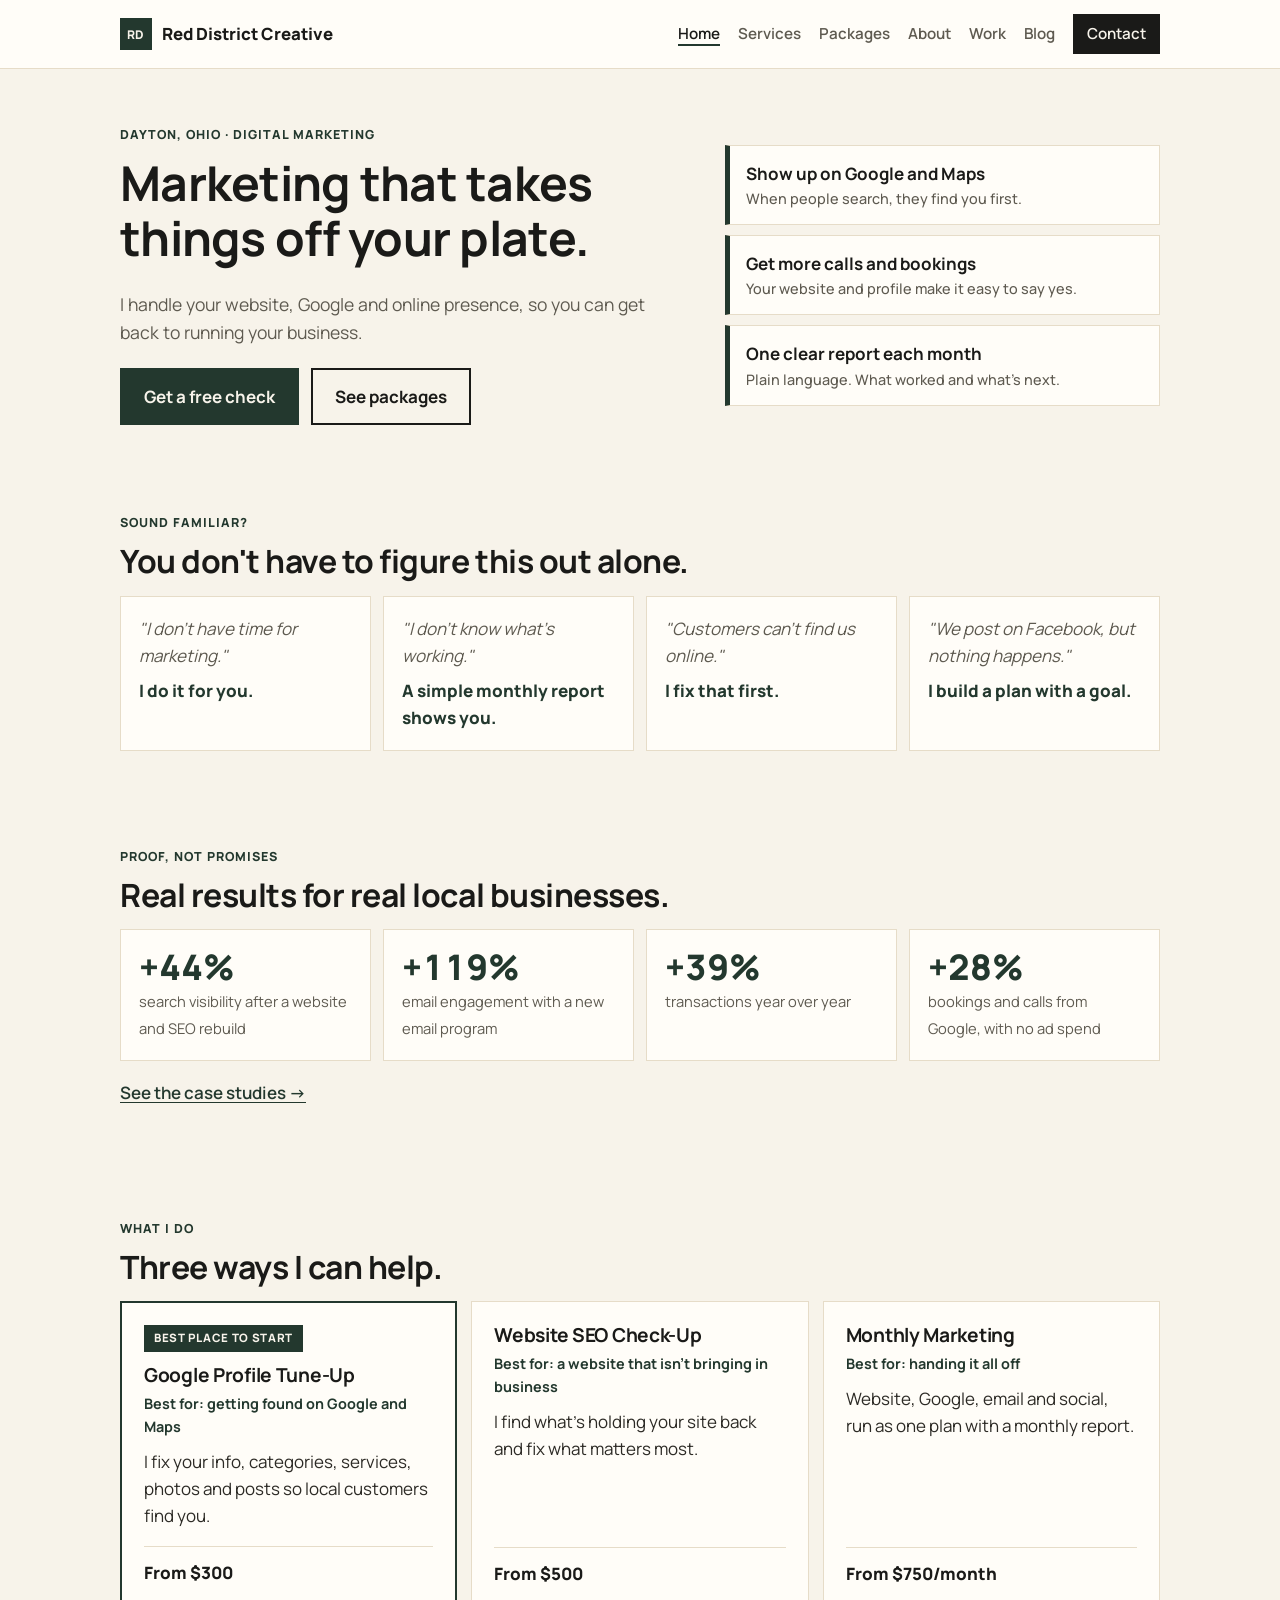
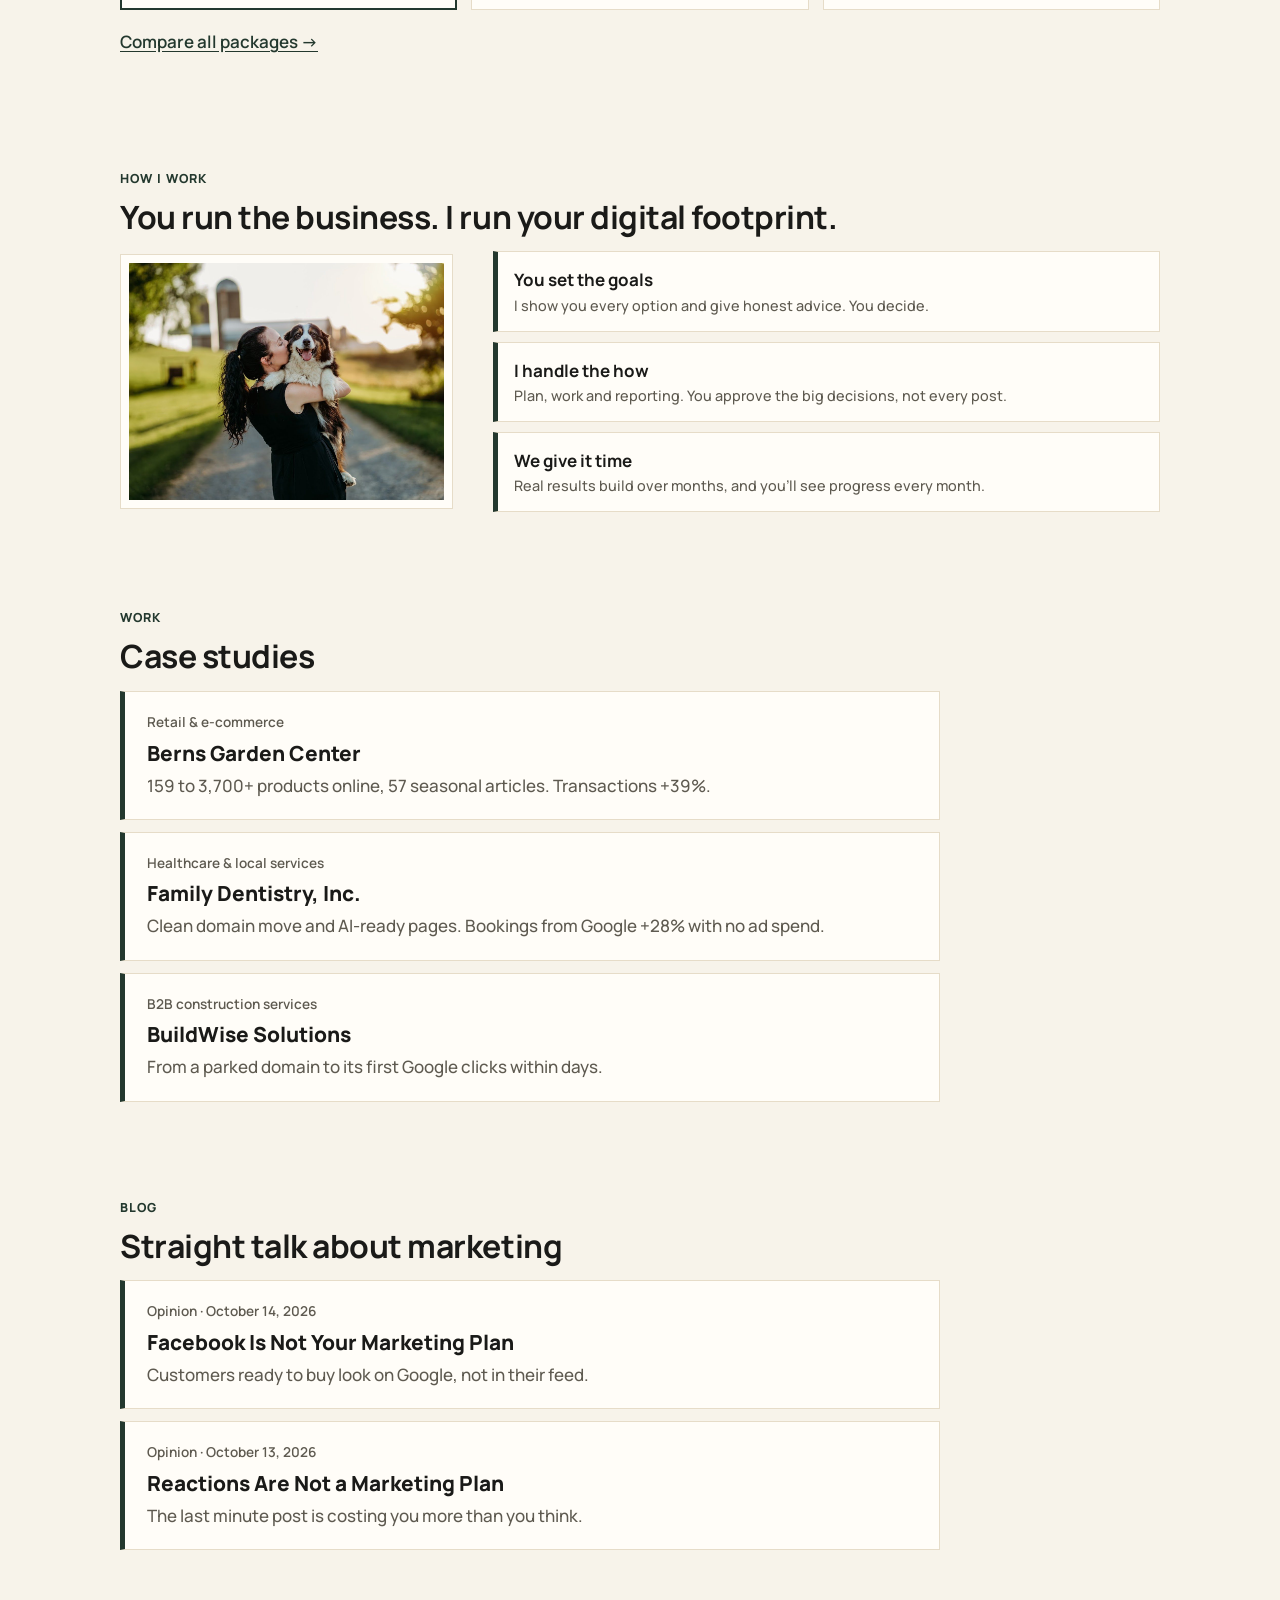
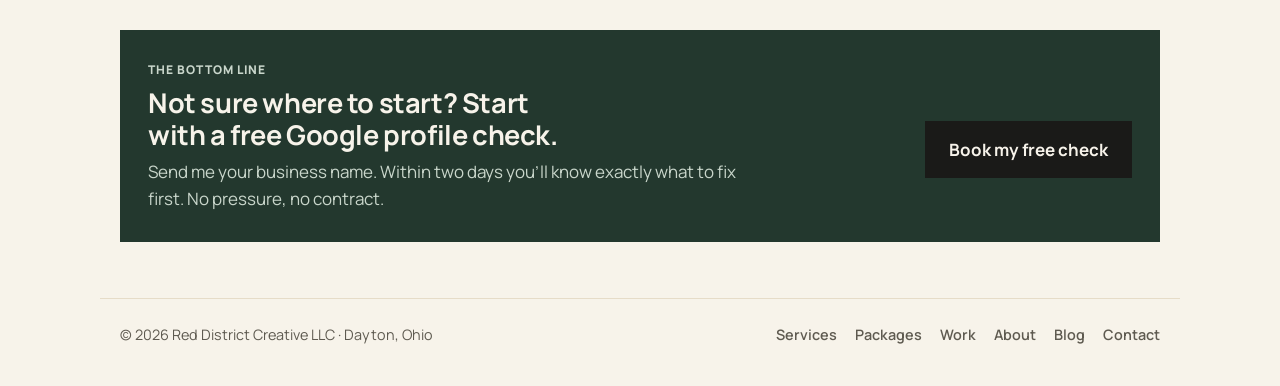
<file: index.html>
<!doctype html>
<html lang="en">
<head>
  <meta charset="utf-8">
  <meta name="viewport" content="width=device-width, initial-scale=1">
  <title>Red District Creative | Digital Marketing in Dayton, OH</title>
  <meta name="description" content="Red District Creative is a Dayton digital marketing studio. Website SEO, Google Business Profile, AI search, email and social media for local businesses.">
  <link rel="canonical" href="https://scollins7100.github.io/RedDistrictCreative/">
  <link rel="icon" href="assets/favicon.svg" type="image/svg+xml">
  <!-- Social sharing: controls the preview card on Facebook, LinkedIn, texts and Slack -->
  <meta property="og:type" content="website">
  <meta property="og:site_name" content="Red District Creative">
  <meta property="og:title" content="Red District Creative | Digital Marketing in Dayton, OH">
  <meta property="og:description" content="Red District Creative is a Dayton digital marketing studio. Website SEO, Google Business Profile, AI search, email and social media for local businesses.">
  <meta property="og:url" content="https://scollins7100.github.io/RedDistrictCreative/">
  <meta property="og:image" content="https://scollins7100.github.io/RedDistrictCreative/assets/share.png">
  <meta property="og:image:alt" content="Red District Creative: marketing that takes things off your plate. Dayton, Ohio.">
  <meta name="twitter:card" content="summary_large_image">
  <link rel="preconnect" href="https://fonts.googleapis.com">
  <link rel="preconnect" href="https://fonts.gstatic.com" crossorigin>
  <link rel="stylesheet" href="https://fonts.googleapis.com/css2?family=Manrope:wght@400;500;600;700;800&display=swap">
  <link rel="stylesheet" href="styles.css">
  <!-- Schema markup: tells Google who the business is -->
  <script type="application/ld+json">
  {
    "@context": "https://schema.org",
    "@type": "ProfessionalService",
    "name": "Red District Creative",
    "legalName": "Red District Creative LLC",
    "url": "https://scollins7100.github.io/RedDistrictCreative/",
    "description": "Local search, website SEO, email and social media marketing for small businesses.",
    "founder": {
      "@type": "Person",
      "name": "Stephanie Collins",
      "jobTitle": "Founder and Marketing Strategist",
      "alumniOf": ["The Ohio State University", "Miami University"]
    },
    "areaServed": { "@type": "City", "name": "Dayton, Ohio" },
    "email": "scollins7100@gmail.com"
  }
  </script>
</head>
<body>
  <!-- HEADER: the same block is copied onto every page. aria-current marks the page you're on. -->
  <header class="site-header">
    <a class="brand" href="./">Red District Creative</a>
    <nav aria-label="Main">
      <a href="./" aria-current="page">Home</a>
      <a href="services.html">Services</a>
      <a href="packages.html">Packages</a>
      <a href="about.html">About</a>
      <a href="work/">Work</a>
      <a href="blog/">Blog</a>
      <a class="nav-cta" href="contact.html">Contact</a>
    </nav>
  </header>

  <main>
    <!-- HERO: one promise, two buttons, three benefits -->
    <section class="hero">
      <div>
        <p class="eyebrow">Dayton, Ohio · Digital marketing</p>
        <h1>Marketing that takes things off your plate.</h1>
        <p class="lede">I handle your website, Google and online presence, so you can get back to running your business.</p>
        <div class="hero-actions">
          <a class="button" href="contact.html">Get a free check</a>
          <a class="button button-quiet" href="packages.html">See packages</a>
        </div>
      </div>
      <ul class="benefits" aria-label="What you get">
        <li>Show up on Google and Maps<span>When people search, they find you first.</span></li>
        <li>Get more calls and bookings<span>Your website and profile make it easy to say yes.</span></li>
        <li>One clear report each month<span>Plain language. What worked and what's next.</span></li>
      </ul>
    </section>

    <!-- SOUND FAMILIAR: the owner's problem, then the relief -->
    <section class="section" aria-labelledby="familiar-title">
      <p class="eyebrow">Sound familiar?</p>
      <h2 id="familiar-title">You don't have to figure this out alone.</h2>
      <ul class="relief">
        <li><p class="pain">"I don't have time for marketing."</p><p class="fix">I do it for you.</p></li>
        <li><p class="pain">"I don't know what's working."</p><p class="fix">A simple monthly report shows you.</p></li>
        <li><p class="pain">"Customers can't find us online."</p><p class="fix">I fix that first.</p></li>
        <li><p class="pain">"We post on Facebook, but nothing happens."</p><p class="fix">I build a plan with a goal.</p></li>
      </ul>
    </section>

    <!-- PROOF -->
    <section class="section results" aria-labelledby="results-title">
      <p class="eyebrow">Proof, not promises</p>
      <h2 id="results-title">Real results for real local businesses.</h2>
      <ul class="stats">
        <li><strong>+44%</strong><span>search visibility after a website and SEO rebuild</span></li>
        <li><strong>+119%</strong><span>email engagement with a new email program</span></li>
        <li><strong>+39%</strong><span>transactions year over year</span></li>
        <li><strong>+28%</strong><span>bookings and calls from Google, with no ad spend</span></li>
      </ul>
      <p class="more"><a href="work/">See the case studies →</a></p>
    </section>

    <!-- SERVICES: short, with who each one is for -->
    <section class="section" aria-labelledby="services-title">
      <p class="eyebrow">What I do</p>
      <h2 id="services-title">Three ways I can help.</h2>
      <div class="cards">
        <article class="card featured">
          <p class="tag">Best place to start</p>
          <h3>Google Profile Tune-Up</h3>
          <p class="best-for">Best for: getting found on Google and Maps</p>
          <p>I fix your info, categories, services, photos and posts so local customers find you.</p>
          <p class="price">From $300</p>
        </article>
        <article class="card">
          <h3>Website SEO Check-Up</h3>
          <p class="best-for">Best for: a website that isn't bringing in business</p>
          <p>I find what's holding your site back and fix what matters most.</p>
          <p class="price">From $500</p>
        </article>
        <article class="card">
          <h3>Monthly Marketing</h3>
          <p class="best-for">Best for: handing it all off</p>
          <p>Website, Google, email and social, run as one plan with a monthly report.</p>
          <p class="price">From $750/month</p>
        </article>
      </div>
      <p class="more"><a href="packages.html">Compare all packages →</a></p>
    </section>

    <!-- HOW I WORK: short version of the values -->
    <section class="section" aria-labelledby="how-title">
      <p class="eyebrow">How I work</p>
      <h2 id="how-title">You run the business. I run your digital footprint.</h2>
      <div class="split">
        <!-- PHOTO: to swap it, upload a new file to assets/img and change the src -->
        <figure class="portrait home-photo">
          <img src="assets/img/stephanie-collins-dog.jpg" alt="Stephanie Collins hugging her Australian Shepherd on a farm lane at sunset" width="1400" height="934" loading="lazy">
        </figure>
        <ul class="benefits">
          <li>You set the goals<span>I show you every option and give honest advice. You decide.</span></li>
          <li>I handle the how<span>Plan, work and reporting. You approve the big decisions, not every post.</span></li>
          <li>We give it time<span>Real results build over months, and you'll see progress every month.</span></li>
        </ul>
      </div>
    </section>

    <!-- CASE STUDIES -->
    <section class="section" aria-labelledby="work-title">
      <p class="eyebrow">Work</p>
      <h2 id="work-title">Case studies</h2>
      <div class="post-list">
        <a class="post-card" href="work/berns-garden-center.html">
          <span class="post-meta">Retail &amp; e-commerce</span>
          <span class="post-title">Berns Garden Center</span>
          <span class="post-excerpt">159 to 3,700+ products online, 57 seasonal articles. Transactions +39%.</span>
        </a>
        <a class="post-card" href="work/family-dentistry-inc.html">
          <span class="post-meta">Healthcare &amp; local services</span>
          <span class="post-title">Family Dentistry, Inc.</span>
          <span class="post-excerpt">Clean domain move and AI-ready pages. Bookings from Google +28% with no ad spend.</span>
        </a>
        <a class="post-card" href="work/buildwise-solutions.html">
          <span class="post-meta">B2B construction services</span>
          <span class="post-title">BuildWise Solutions</span>
          <span class="post-excerpt">From a parked domain to its first Google clicks within days.</span>
        </a>
      </div>
    </section>

    <!-- LATEST POSTS: update when you publish -->
    <section class="section" aria-labelledby="blog-title">
      <p class="eyebrow">Blog</p>
      <h2 id="blog-title">Straight talk about marketing</h2>
      <div class="post-list">
        <a class="post-card" href="blog/facebook-is-not-your-marketing-plan.html">
          <span class="post-meta">Opinion · October 14, 2026</span>
          <span class="post-title">Facebook Is Not Your Marketing Plan</span>
          <span class="post-excerpt">Customers ready to buy look on Google, not in their feed.</span>
        </a>
        <a class="post-card" href="blog/reactions-are-not-a-marketing-plan.html">
          <span class="post-meta">Opinion · October 13, 2026</span>
          <span class="post-title">Reactions Are Not a Marketing Plan</span>
          <span class="post-excerpt">The last minute post is costing you more than you think.</span>
        </a>
      </div>
    </section>

    <!-- THE BOTTOM LINE: one clear decision -->
    <section class="section contact-band" aria-labelledby="cta-title">
      <h2 id="cta-title">Not sure where to start? Start with a free Google profile check.</h2>
      <p>Send me your business name. Within two days you'll know exactly what to fix first. No pressure, no contract.</p>
      <a class="button" href="contact.html">Book my free check</a>
    </section>
  </main>

  <footer class="site-footer">
    <p>© 2026 Red District Creative LLC · Dayton, Ohio</p>
    <nav aria-label="Footer"><a href="services.html">Services</a> <a href="packages.html">Packages</a> <a href="work/">Work</a> <a href="about.html">About</a> <a href="blog/">Blog</a> <a href="contact.html">Contact</a></nav>
  </footer>
</body>
</html>
</file>
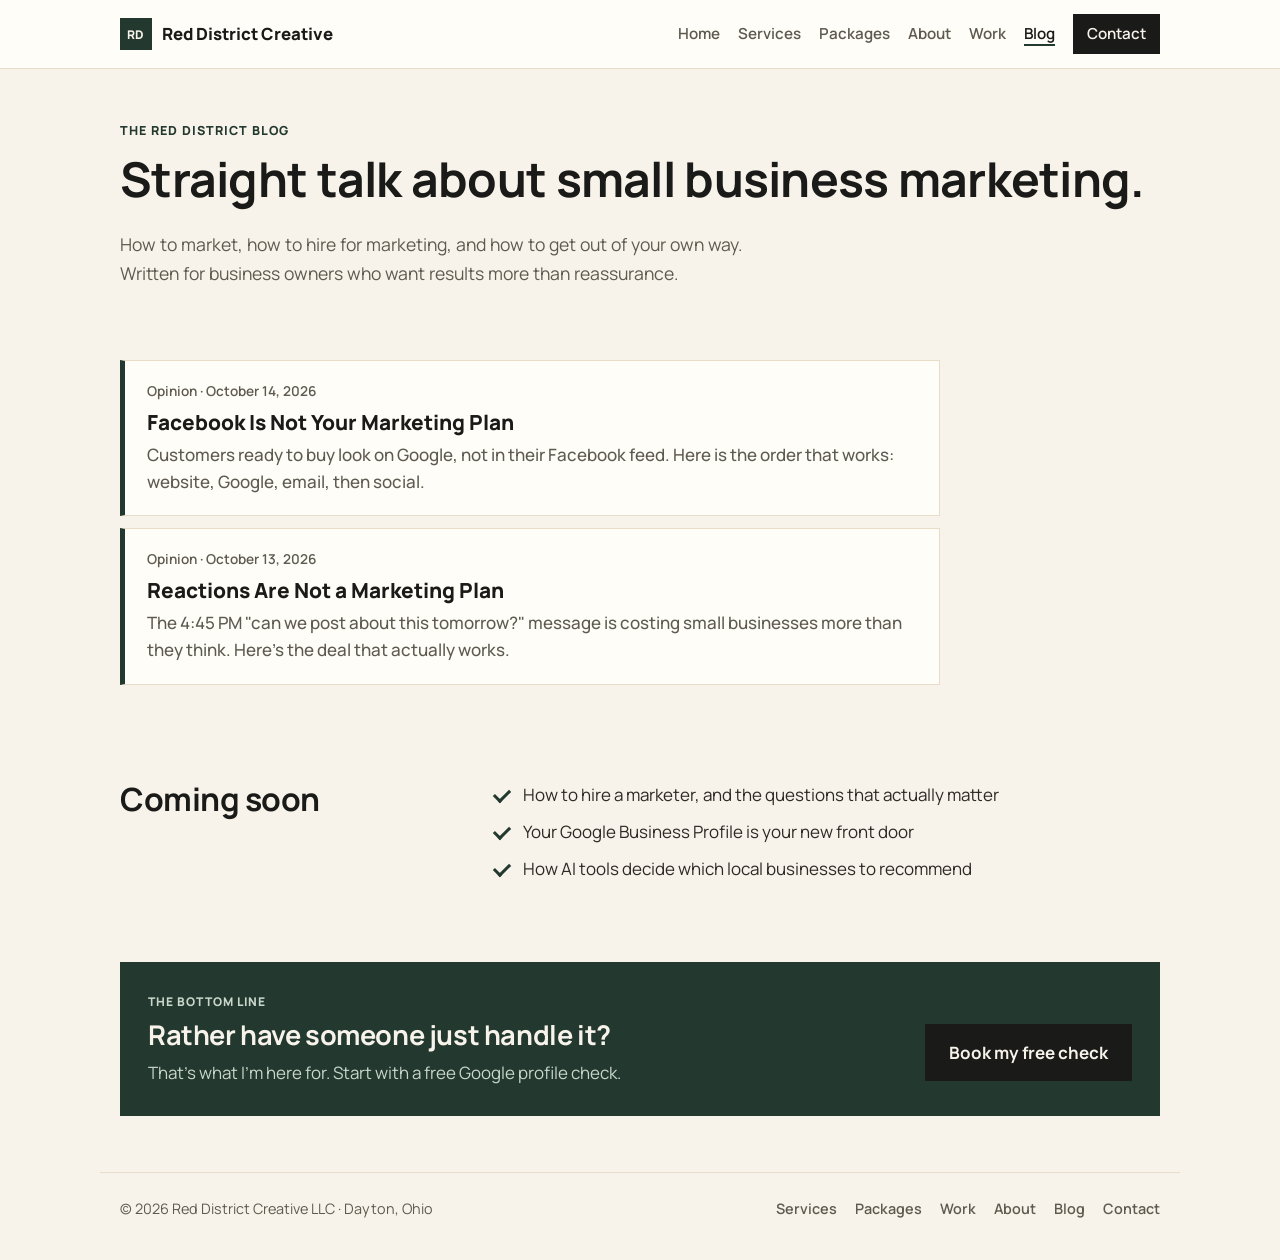
<file: blog/index.html>
<!doctype html>
<html lang="en">
<head>
  <meta charset="utf-8">
  <meta name="viewport" content="width=device-width, initial-scale=1">
  <title>Blog | Red District Creative</title>
  <meta name="description" content="Straight talk about small business marketing: how to market, how to hire a marketer, and how to stop wasting money on reactions instead of plans.">
  <link rel="canonical" href="https://scollins7100.github.io/RedDistrictCreative/blog/">
  <link rel="icon" href="../assets/favicon.svg" type="image/svg+xml">
  <!-- Social sharing: controls the preview card on Facebook, LinkedIn, texts and Slack -->
  <meta property="og:type" content="website">
  <meta property="og:site_name" content="Red District Creative">
  <meta property="og:title" content="Blog | Red District Creative">
  <meta property="og:description" content="Straight talk about small business marketing: how to market, how to hire a marketer, and how to stop wasting money on reactions instead of plans.">
  <meta property="og:url" content="https://scollins7100.github.io/RedDistrictCreative/blog/">
  <meta property="og:image" content="https://scollins7100.github.io/RedDistrictCreative/assets/share.png">
  <meta property="og:image:alt" content="Red District Creative: marketing that takes things off your plate. Dayton, Ohio.">
  <meta name="twitter:card" content="summary_large_image">
  <link rel="preconnect" href="https://fonts.googleapis.com">
  <link rel="preconnect" href="https://fonts.gstatic.com" crossorigin>
  <link rel="stylesheet" href="https://fonts.googleapis.com/css2?family=Manrope:wght@400;500;600;700;800&display=swap">
  <!-- Blog pages live one folder down, so links go up one level with ../ -->
  <link rel="stylesheet" href="../styles.css">
</head>
<body>
  <header class="site-header">
    <a class="brand" href="../">Red District Creative</a>
    <nav aria-label="Main">
      <a href="../">Home</a>
      <a href="../services.html">Services</a>
      <a href="../packages.html">Packages</a>
      <a href="../about.html">About</a>
      <a href="../work/">Work</a>
      <a href="./" aria-current="page">Blog</a>
      <a class="nav-cta" href="../contact.html">Contact</a>
    </nav>
  </header>

  <main>
    <section class="page-intro">
      <p class="eyebrow">The Red District blog</p>
      <h1>Straight talk about small business marketing.</h1>
      <p class="lede">How to market, how to hire for marketing, and how to get out of your own way. Written for business owners who want results more than reassurance.</p>
    </section>

    <!-- NEWEST POST GOES ON TOP. Copy one <a class="post-card"> block for each new post. -->
    <section class="section post-list" aria-label="Posts">
      <a class="post-card" href="facebook-is-not-your-marketing-plan.html">
        <span class="post-meta">Opinion · October 14, 2026</span>
        <span class="post-title">Facebook Is Not Your Marketing Plan</span>
        <span class="post-excerpt">Customers ready to buy look on Google, not in their Facebook feed. Here is the order that works: website, Google, email, then social.</span>
      </a>
      <a class="post-card" href="reactions-are-not-a-marketing-plan.html">
        <span class="post-meta">Opinion · October 13, 2026</span>
        <span class="post-title">Reactions Are Not a Marketing Plan</span>
        <span class="post-excerpt">The 4:45 PM "can we post about this tomorrow?" message is costing small businesses more than they think. Here's the deal that actually works.</span>
      </a>
    </section>

    <section class="section split" aria-labelledby="soon">
      <div><h2 id="soon">Coming soon</h2></div>
      <ul class="checklist">
        <li>How to hire a marketer, and the questions that actually matter</li>
        <li>Your Google Business Profile is your new front door</li>
        <li>How AI tools decide which local businesses to recommend</li>
      </ul>
    </section>
    <section class="section contact-band" aria-labelledby="cta-title">
      <h2 id="cta-title">Rather have someone just handle it?</h2>
      <p>That's what I'm here for. Start with a free Google profile check.</p>
      <a class="button" href="../contact.html">Book my free check</a>
    </section>
  </main>

  <footer class="site-footer">
    <p>© 2026 Red District Creative LLC · Dayton, Ohio</p>
    <nav aria-label="Footer"><a href="../services.html">Services</a> <a href="../packages.html">Packages</a> <a href="../work/">Work</a> <a href="../about.html">About</a> <a href="./">Blog</a> <a href="../contact.html">Contact</a></nav>
  </footer>
</body>
</html>
</file>
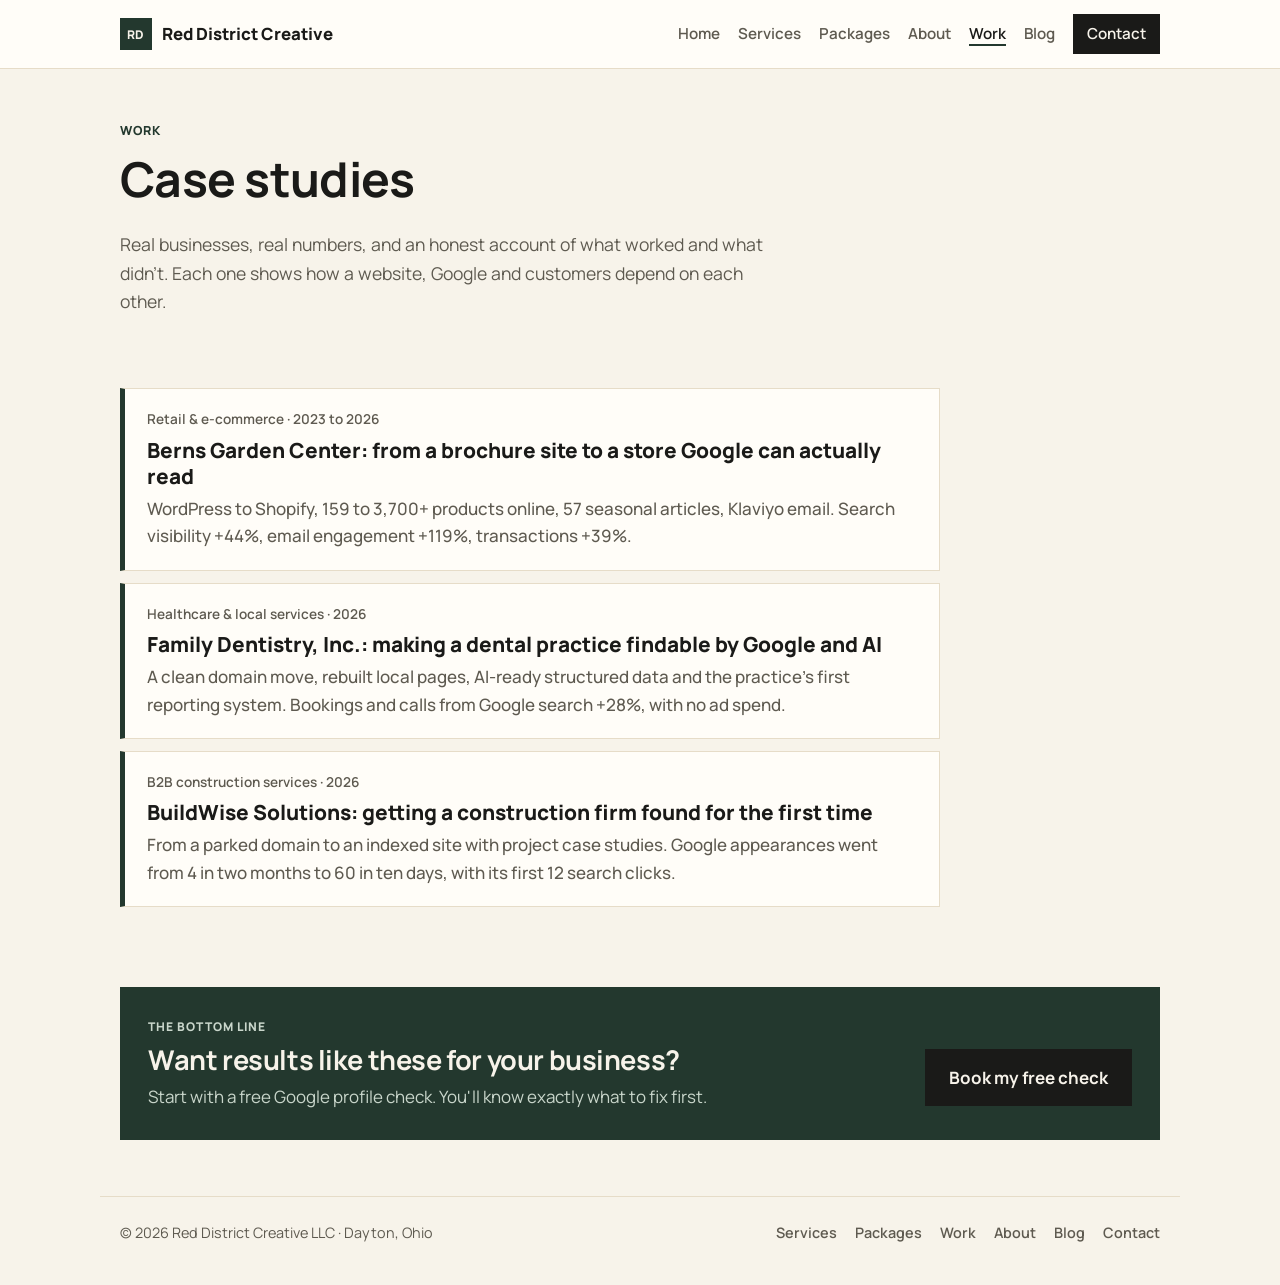
<file: work/index.html>
<!doctype html>
<html lang="en">
<head>
  <meta charset="utf-8">
  <meta name="viewport" content="width=device-width, initial-scale=1">
  <title>Work | Red District Creative</title>
  <meta name="description" content="Case studies from Red District Creative: a garden center, a dental practice and a construction firm, and how each got found on Google and in AI search.">
  <link rel="canonical" href="https://scollins7100.github.io/RedDistrictCreative/work/">
  <link rel="icon" href="../assets/favicon.svg" type="image/svg+xml">
  <!-- Social sharing: controls the preview card on Facebook, LinkedIn, texts and Slack -->
  <meta property="og:type" content="website">
  <meta property="og:site_name" content="Red District Creative">
  <meta property="og:title" content="Work | Red District Creative">
  <meta property="og:description" content="Case studies from Red District Creative: a garden center, a dental practice and a construction firm, and how each got found on Google and in AI search.">
  <meta property="og:url" content="https://scollins7100.github.io/RedDistrictCreative/work/">
  <meta property="og:image" content="https://scollins7100.github.io/RedDistrictCreative/assets/share.png">
  <meta property="og:image:alt" content="Red District Creative: marketing that takes things off your plate. Dayton, Ohio.">
  <meta name="twitter:card" content="summary_large_image">
  <link rel="preconnect" href="https://fonts.googleapis.com">
  <link rel="preconnect" href="https://fonts.gstatic.com" crossorigin>
  <link rel="stylesheet" href="https://fonts.googleapis.com/css2?family=Manrope:wght@400;500;600;700;800&display=swap">
  <link rel="stylesheet" href="../styles.css">
</head>
<body>
  <header class="site-header">
    <a class="brand" href="../">Red District Creative</a>
    <nav aria-label="Main">
      <a href="../">Home</a>
      <a href="../services.html">Services</a>
      <a href="../packages.html">Packages</a>
      <a href="../about.html">About</a>
      <a href="./" aria-current="page">Work</a>
      <a href="../blog/">Blog</a>
      <a class="nav-cta" href="../contact.html">Contact</a>
    </nav>
  </header>

  <main>
    <section class="page-intro">
      <p class="eyebrow">Work</p>
      <h1>Case studies</h1>
      <p class="lede">Real businesses, real numbers, and an honest account of what worked and what didn't. Each one shows how a website, Google and customers depend on each other.</p>
    </section>

    <section class="section post-list" aria-label="Case studies">
      <a class="post-card" href="berns-garden-center.html">
        <span class="post-meta">Retail &amp; e-commerce · 2023 to 2026</span>
        <span class="post-title">Berns Garden Center: from a brochure site to a store Google can actually read</span>
        <span class="post-excerpt">WordPress to Shopify, 159 to 3,700+ products online, 57 seasonal articles, Klaviyo email. Search visibility +44%, email engagement +119%, transactions +39%.</span>
      </a>
      <a class="post-card" href="family-dentistry-inc.html">
        <span class="post-meta">Healthcare &amp; local services · 2026</span>
        <span class="post-title">Family Dentistry, Inc.: making a dental practice findable by Google and AI</span>
        <span class="post-excerpt">A clean domain move, rebuilt local pages, AI-ready structured data and the practice's first reporting system. Bookings and calls from Google search +28%, with no ad spend.</span>
      </a>
      <a class="post-card" href="buildwise-solutions.html">
        <span class="post-meta">B2B construction services · 2026</span>
        <span class="post-title">BuildWise Solutions: getting a construction firm found for the first time</span>
        <span class="post-excerpt">From a parked domain to an indexed site with project case studies. Google appearances went from 4 in two months to 60 in ten days, with its first 12 search clicks.</span>
      </a>
    </section>
    <section class="section contact-band" aria-labelledby="cta-title">
      <h2 id="cta-title">Want results like these for your business?</h2>
      <p>Start with a free Google profile check. You'll know exactly what to fix first.</p>
      <a class="button" href="../contact.html">Book my free check</a>
    </section>
  </main>

  <footer class="site-footer">
    <p>© 2026 Red District Creative LLC · Dayton, Ohio</p>
    <nav aria-label="Footer"><a href="../services.html">Services</a> <a href="../packages.html">Packages</a> <a href="./">Work</a> <a href="../about.html">About</a> <a href="../blog/">Blog</a> <a href="../contact.html">Contact</a></nav>
  </footer>
</body>
</html>
</file>
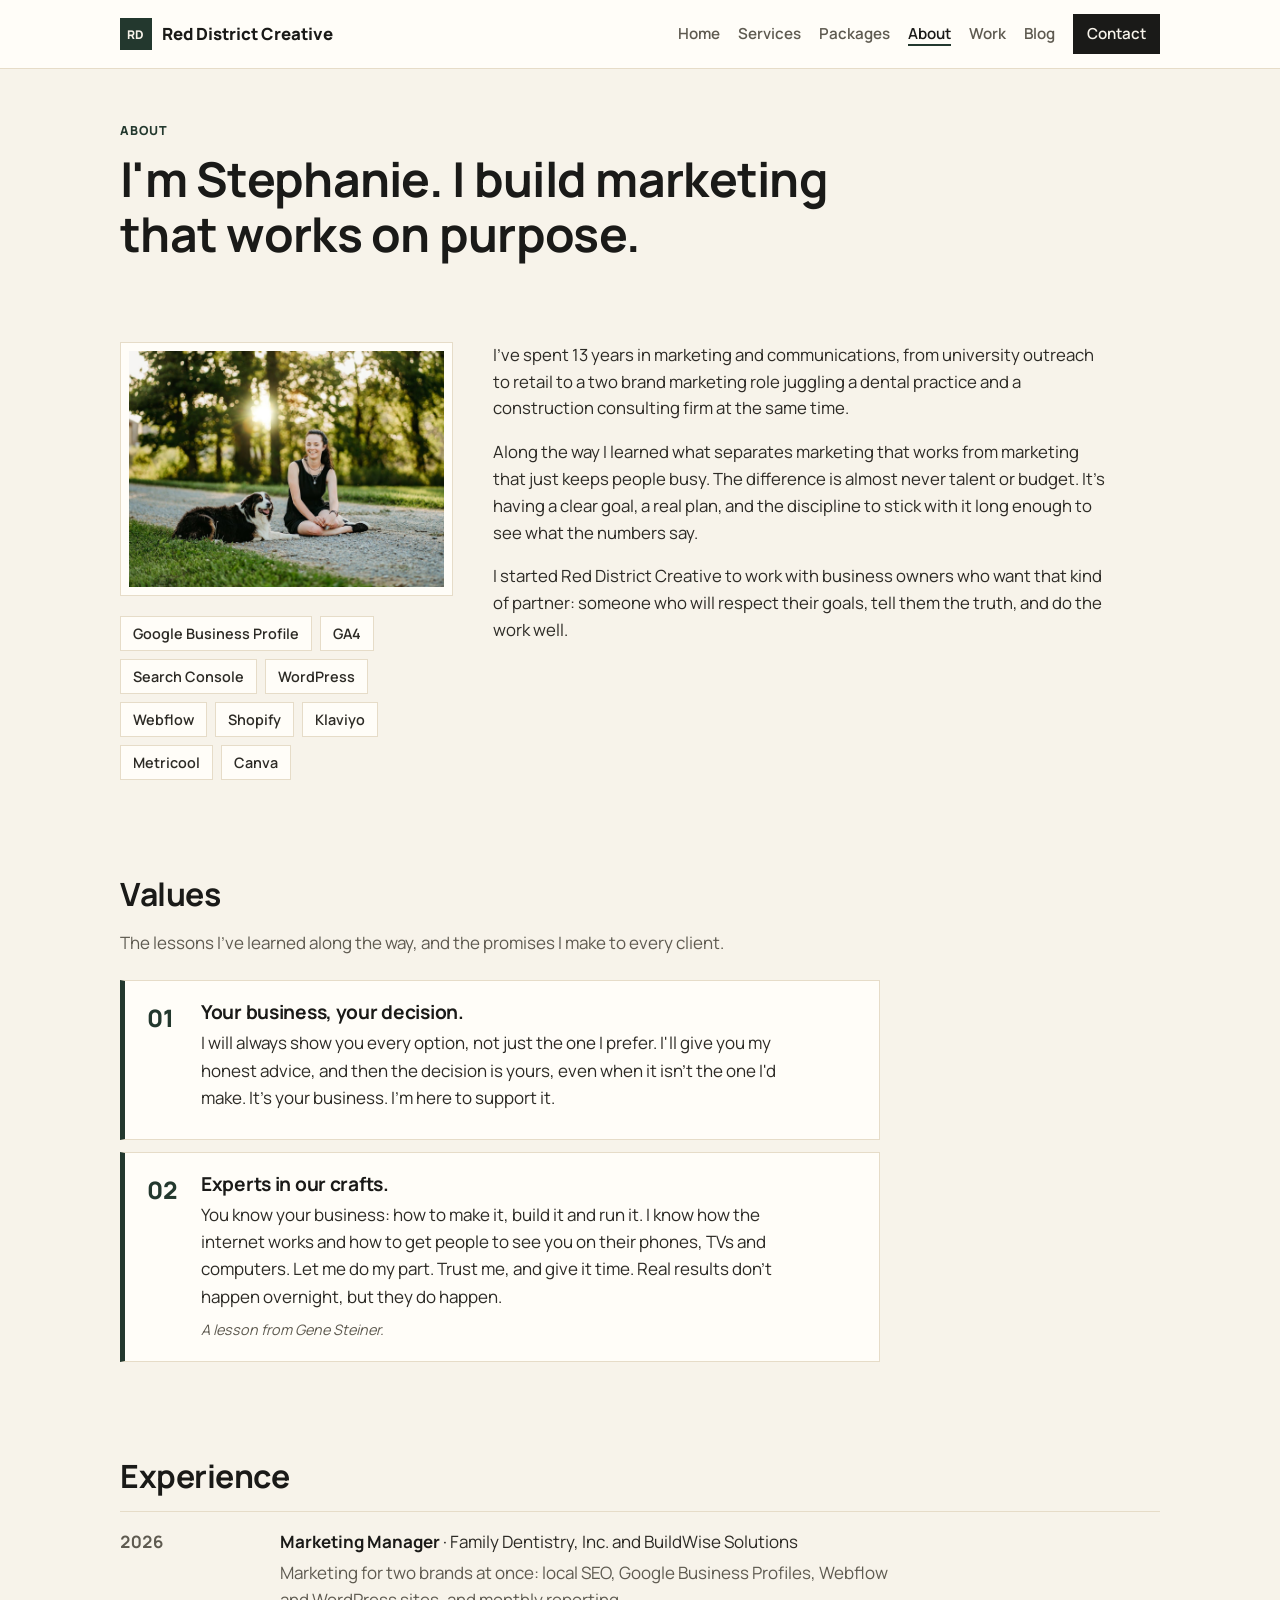
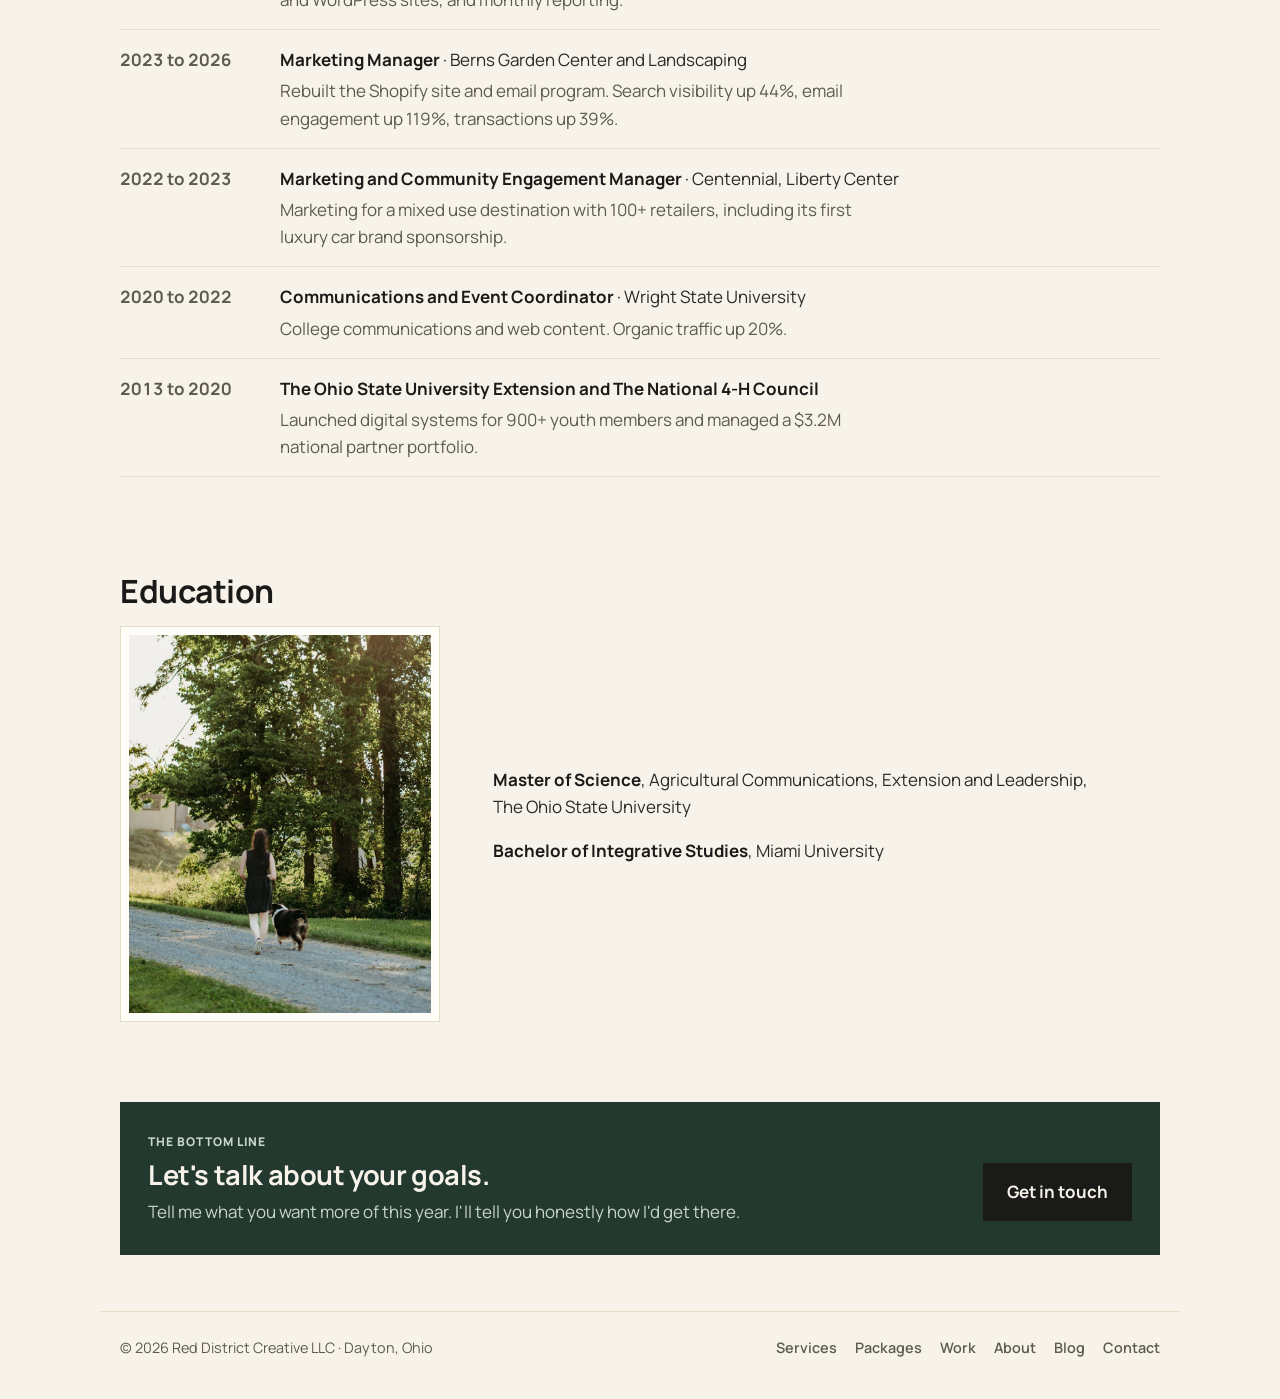
<file: about.html>
<!doctype html>
<html lang="en">
<head>
  <meta charset="utf-8">
  <meta name="viewport" content="width=device-width, initial-scale=1">
  <title>About Stephanie Collins | Red District Creative</title>
  <meta name="description" content="Stephanie Collins is a Dayton marketing strategist with 13 years of experience in local search, websites, email and community marketing.">
  <link rel="canonical" href="https://scollins7100.github.io/RedDistrictCreative/about.html">
  <link rel="icon" href="assets/favicon.svg" type="image/svg+xml">
  <!-- Social sharing: controls the preview card on Facebook, LinkedIn, texts and Slack -->
  <meta property="og:type" content="website">
  <meta property="og:site_name" content="Red District Creative">
  <meta property="og:title" content="About Stephanie Collins | Red District Creative">
  <meta property="og:description" content="Stephanie Collins is a Dayton marketing strategist with 13 years of experience in local search, websites, email and community marketing.">
  <meta property="og:url" content="https://scollins7100.github.io/RedDistrictCreative/about.html">
  <meta property="og:image" content="https://scollins7100.github.io/RedDistrictCreative/assets/share.png">
  <meta property="og:image:alt" content="Red District Creative: marketing that takes things off your plate. Dayton, Ohio.">
  <meta name="twitter:card" content="summary_large_image">
  <link rel="preconnect" href="https://fonts.googleapis.com">
  <link rel="preconnect" href="https://fonts.gstatic.com" crossorigin>
  <link rel="stylesheet" href="https://fonts.googleapis.com/css2?family=Manrope:wght@400;500;600;700;800&display=swap">
  <link rel="stylesheet" href="styles.css">
</head>
<body>
  <header class="site-header">
    <a class="brand" href="./">Red District Creative</a>
    <nav aria-label="Main">
      <a href="./">Home</a>
      <a href="services.html">Services</a>
      <a href="packages.html">Packages</a>
      <a href="about.html" aria-current="page">About</a>
      <a href="work/">Work</a>
      <a href="blog/">Blog</a>
      <a class="nav-cta" href="contact.html">Contact</a>
    </nav>
  </header>

  <main>
    <section class="page-intro">
      <p class="eyebrow">About</p>
      <h1>I'm Stephanie. I build marketing that works on purpose.</h1>
    </section>

    <section class="section split" aria-label="My story">
      <div>
        <!-- PHOTO: to swap it, upload a new file to assets/img and change the src -->
        <figure class="portrait">
          <img src="assets/img/stephanie-collins.jpg" alt="Stephanie Collins smiling, sitting on a gravel lane with her Australian Shepherd at golden hour" width="1400" height="1045" loading="eager">
        </figure>
        <ul class="tools" aria-label="Tools I use">
          <li>Google Business Profile</li><li>GA4</li><li>Search Console</li>
          <li>WordPress</li><li>Webflow</li><li>Shopify</li>
          <li>Klaviyo</li><li>Metricool</li><li>Canva</li>
        </ul>
      </div>
      <div class="prose">
        <p>I've spent 13 years in marketing and communications, from university outreach to retail to a two brand marketing role juggling a dental practice and a construction consulting firm at the same time.</p>
        <p>Along the way I learned what separates marketing that works from marketing that just keeps people busy. The difference is almost never talent or budget. It's having a clear goal, a real plan, and the discipline to stick with it long enough to see what the numbers say.</p>
        <p>I started Red District Creative to work with business owners who want that kind of partner: someone who will respect their goals, tell them the truth, and do the work well.</p>
      </div>
    </section>

    <!-- VALUES: this list grows as I learn. To add one, copy a whole <li> block,
         paste it at the end of the list, and change the title and text. -->
    <section class="section" aria-labelledby="values">
      <h2 id="values">Values</h2>
      <p class="values-intro">The lessons I've learned along the way, and the promises I make to every client.</p>
      <ol class="values">
        <li>
          <h3>Your business, your decision.</h3>
          <p>I will always show you every option, not just the one I prefer. I'll give you my honest advice, and then the decision is yours, even when it isn't the one I'd make. It's your business. I'm here to support it.</p>
        </li>
        <li>
          <h3>Experts in our crafts.</h3>
          <p>You know your business: how to make it, build it and run it. I know how the internet works and how to get people to see you on their phones, TVs and computers. Let me do my part. Trust me, and give it time. Real results don't happen overnight, but they do happen.</p>
          <p class="values-credit">A lesson from Gene Steiner.</p>
        </li>
      </ol>
    </section>

    <section class="section" aria-labelledby="exp">
      <h2 id="exp">Experience</h2>
      <ul class="timeline">
        <li><span class="when">2026</span><div><strong>Marketing Manager</strong> · Family Dentistry, Inc. and BuildWise Solutions<p>Marketing for two brands at once: local SEO, Google Business Profiles, Webflow and WordPress sites, and monthly reporting.</p></div></li>
        <li><span class="when">2023 to 2026</span><div><strong>Marketing Manager</strong> · Berns Garden Center and Landscaping<p>Rebuilt the Shopify site and email program. Search visibility up 44%, email engagement up 119%, transactions up 39%.</p></div></li>
        <li><span class="when">2022 to 2023</span><div><strong>Marketing and Community Engagement Manager</strong> · Centennial, Liberty Center<p>Marketing for a mixed use destination with 100+ retailers, including its first luxury car brand sponsorship.</p></div></li>
        <li><span class="when">2020 to 2022</span><div><strong>Communications and Event Coordinator</strong> · Wright State University<p>College communications and web content. Organic traffic up 20%.</p></div></li>
        <li><span class="when">2013 to 2020</span><div><strong>The Ohio State University Extension and The National 4-H Council</strong><p>Launched digital systems for 900+ youth members and managed a $3.2M national partner portfolio.</p></div></li>
      </ul>
    </section>

    <section class="section" aria-labelledby="edu">
      <h2 id="edu">Education</h2>
      <div class="split">
        <!-- PHOTO: to swap it, upload a new file to assets/img and change the src -->
        <figure class="portrait side-photo">
          <img src="assets/img/stephanie-collins-walk.jpg" alt="Stephanie Collins walking down a tree lined gravel lane with her Australian Shepherd" width="900" height="1104" loading="lazy">
        </figure>
        <div>
          <p><strong>Master of Science</strong>, Agricultural Communications, Extension and Leadership, The Ohio State University</p>
          <p><strong>Bachelor of Integrative Studies</strong>, Miami University</p>
        </div>
      </div>
    </section>

    <section class="section contact-band" aria-labelledby="cta-title">
      <h2 id="cta-title">Let's talk about your goals.</h2>
      <p>Tell me what you want more of this year. I'll tell you honestly how I'd get there.</p>
      <a class="button" href="contact.html">Get in touch</a>
    </section>
  </main>

  <footer class="site-footer">
    <p>© 2026 Red District Creative LLC · Dayton, Ohio</p>
    <nav aria-label="Footer"><a href="services.html">Services</a> <a href="packages.html">Packages</a> <a href="work/">Work</a> <a href="about.html">About</a> <a href="blog/">Blog</a> <a href="contact.html">Contact</a></nav>
  </footer>
</body>
</html>
</file>
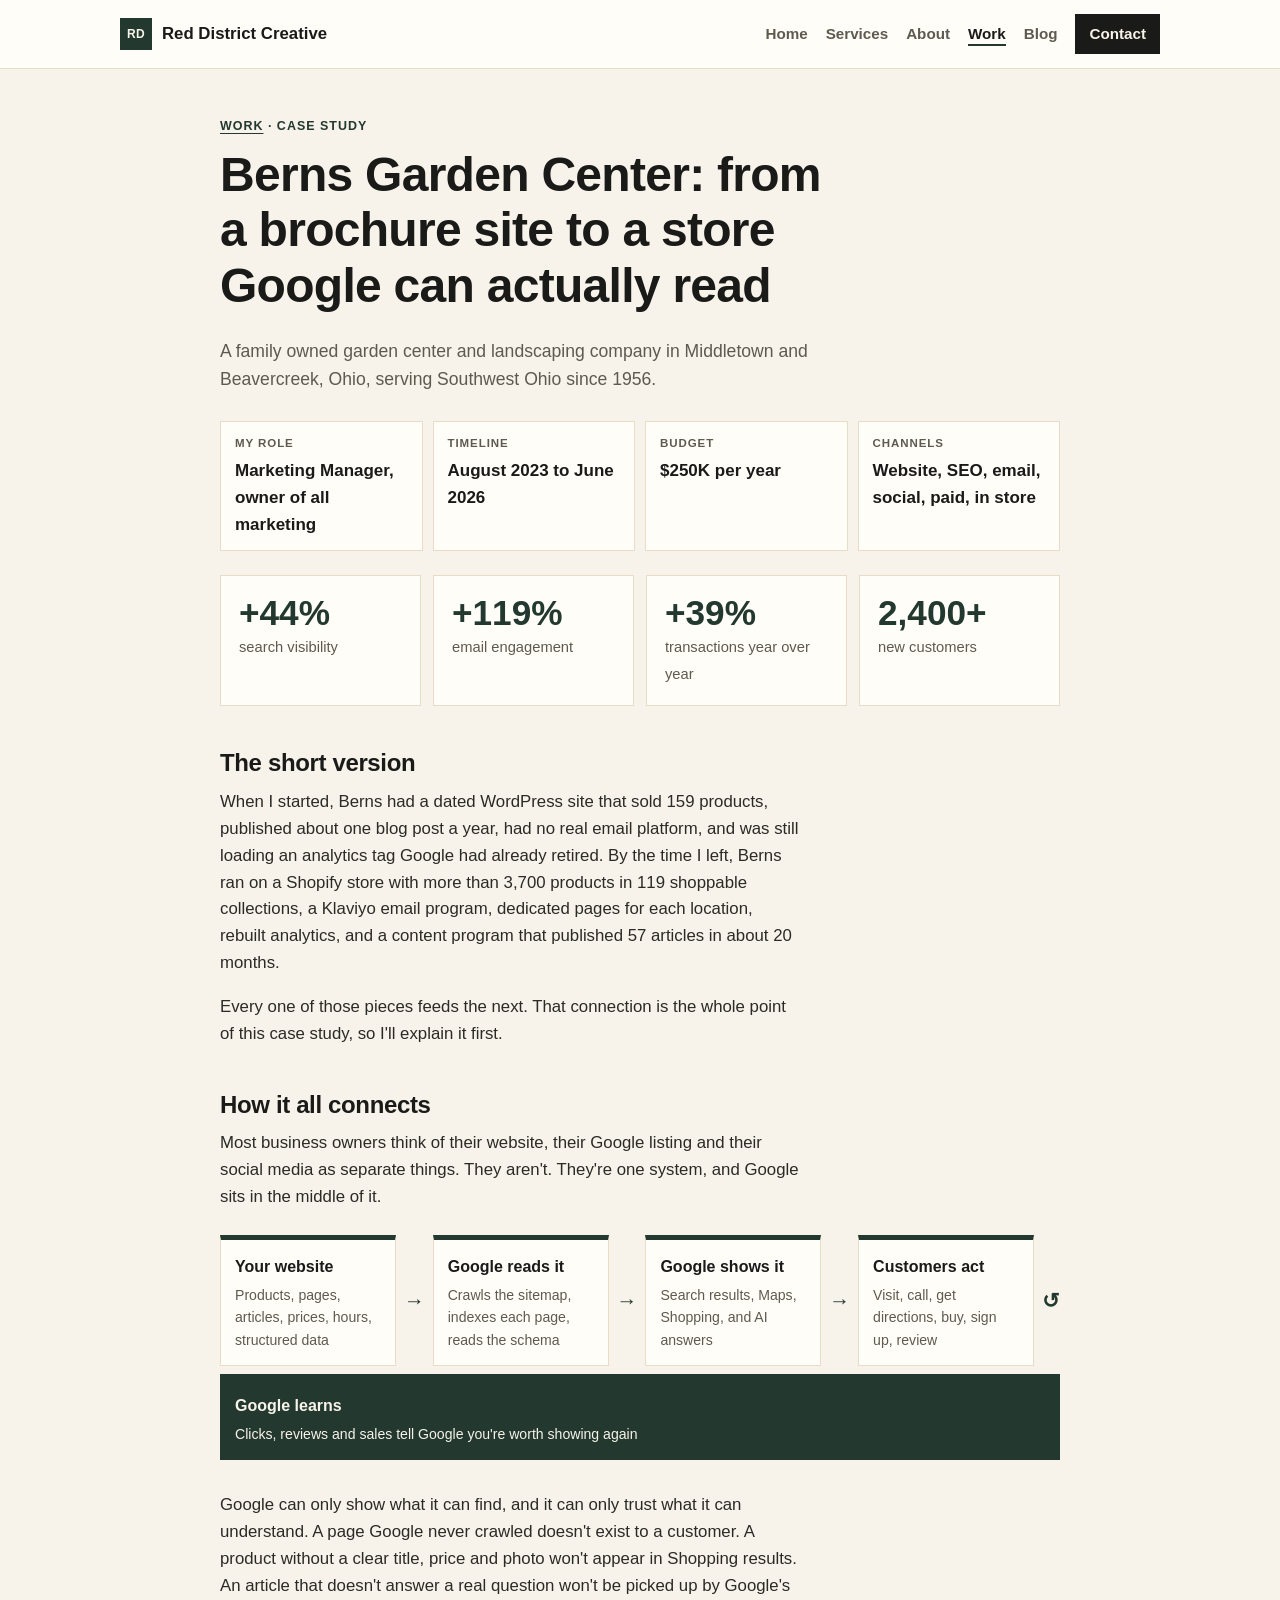
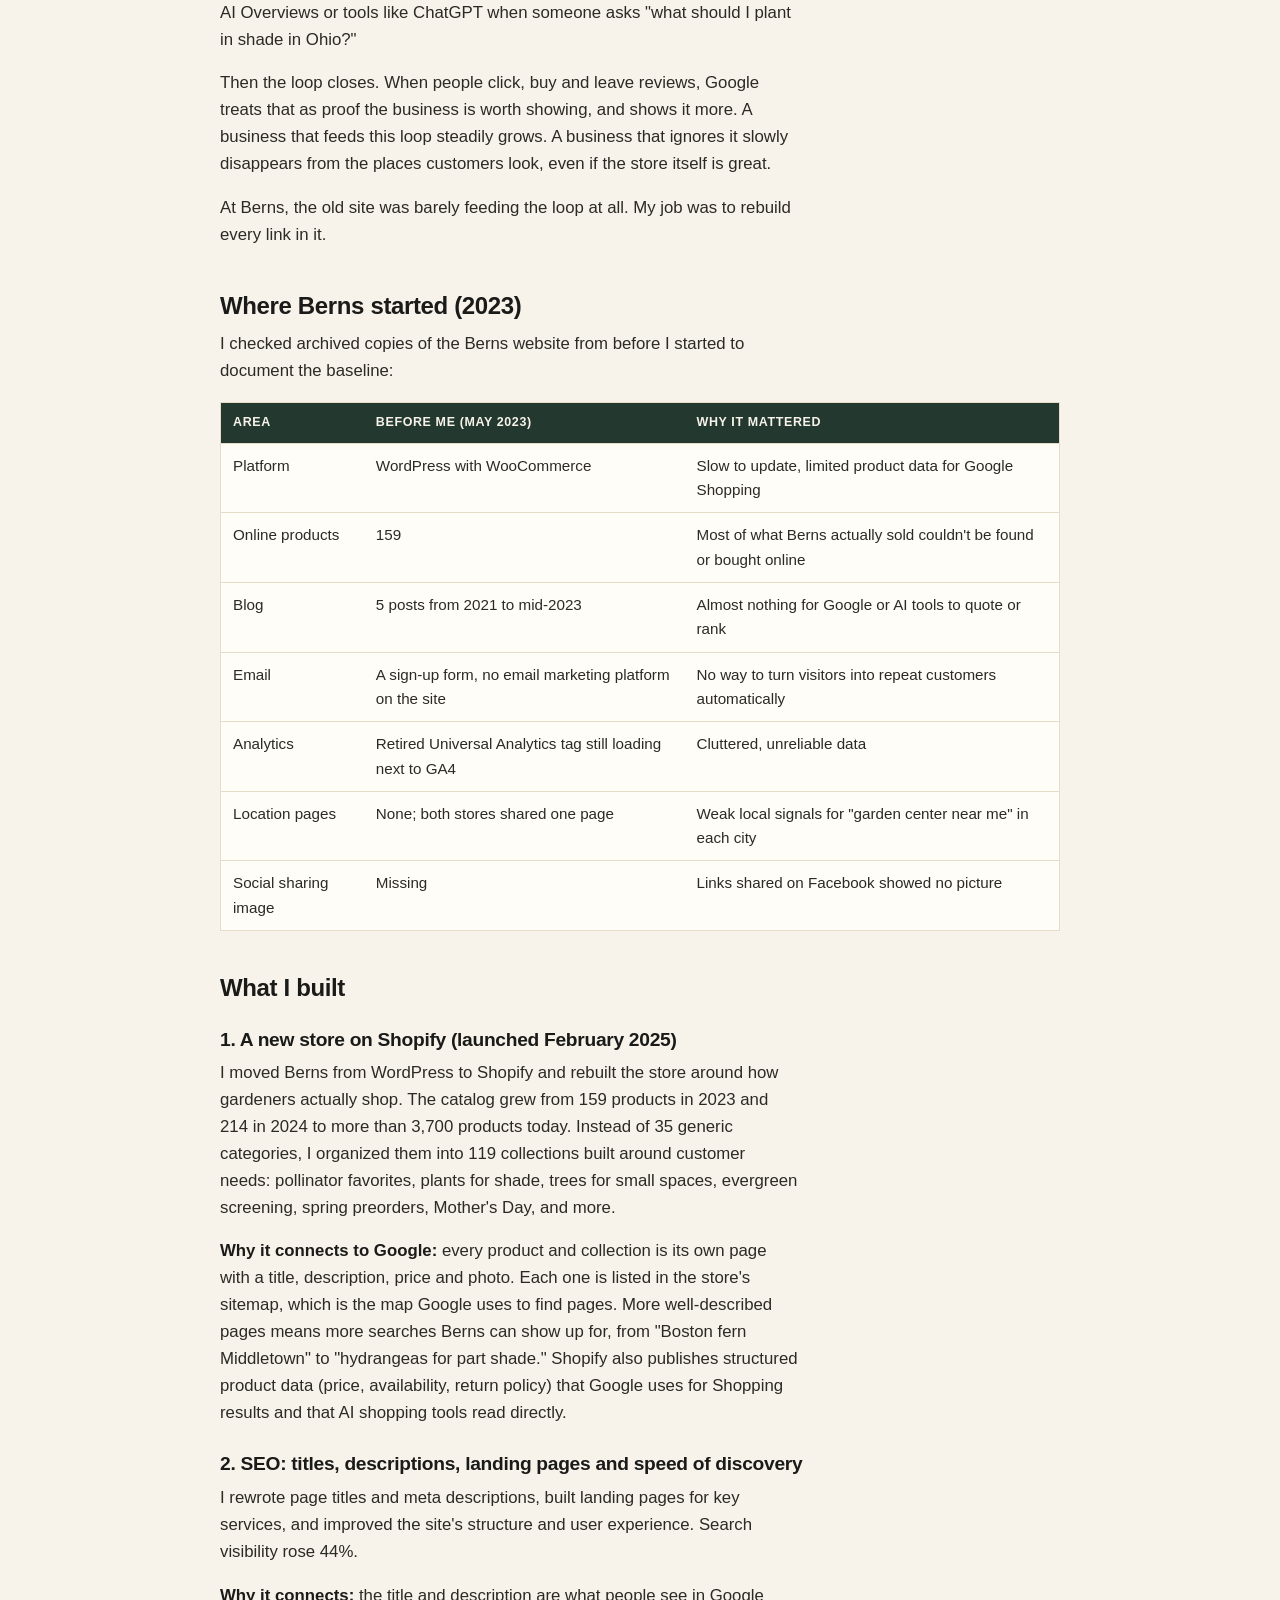
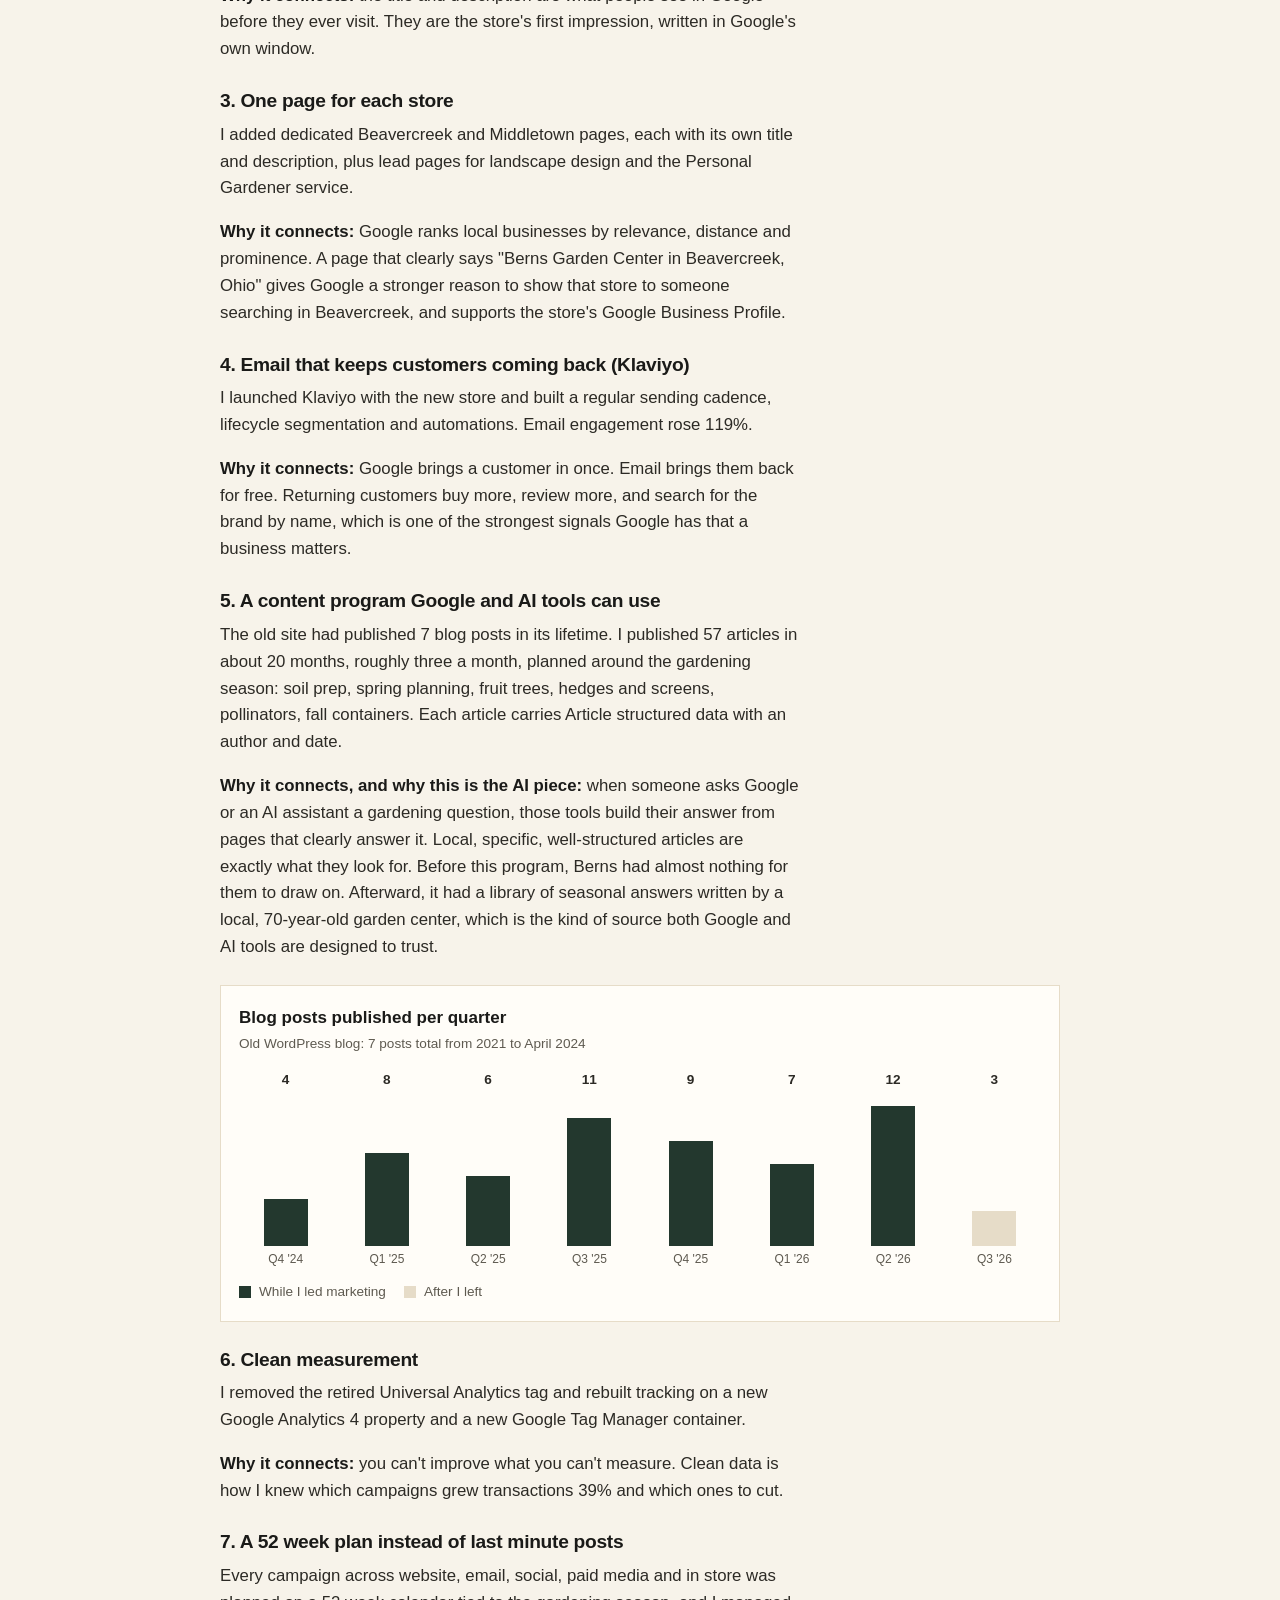
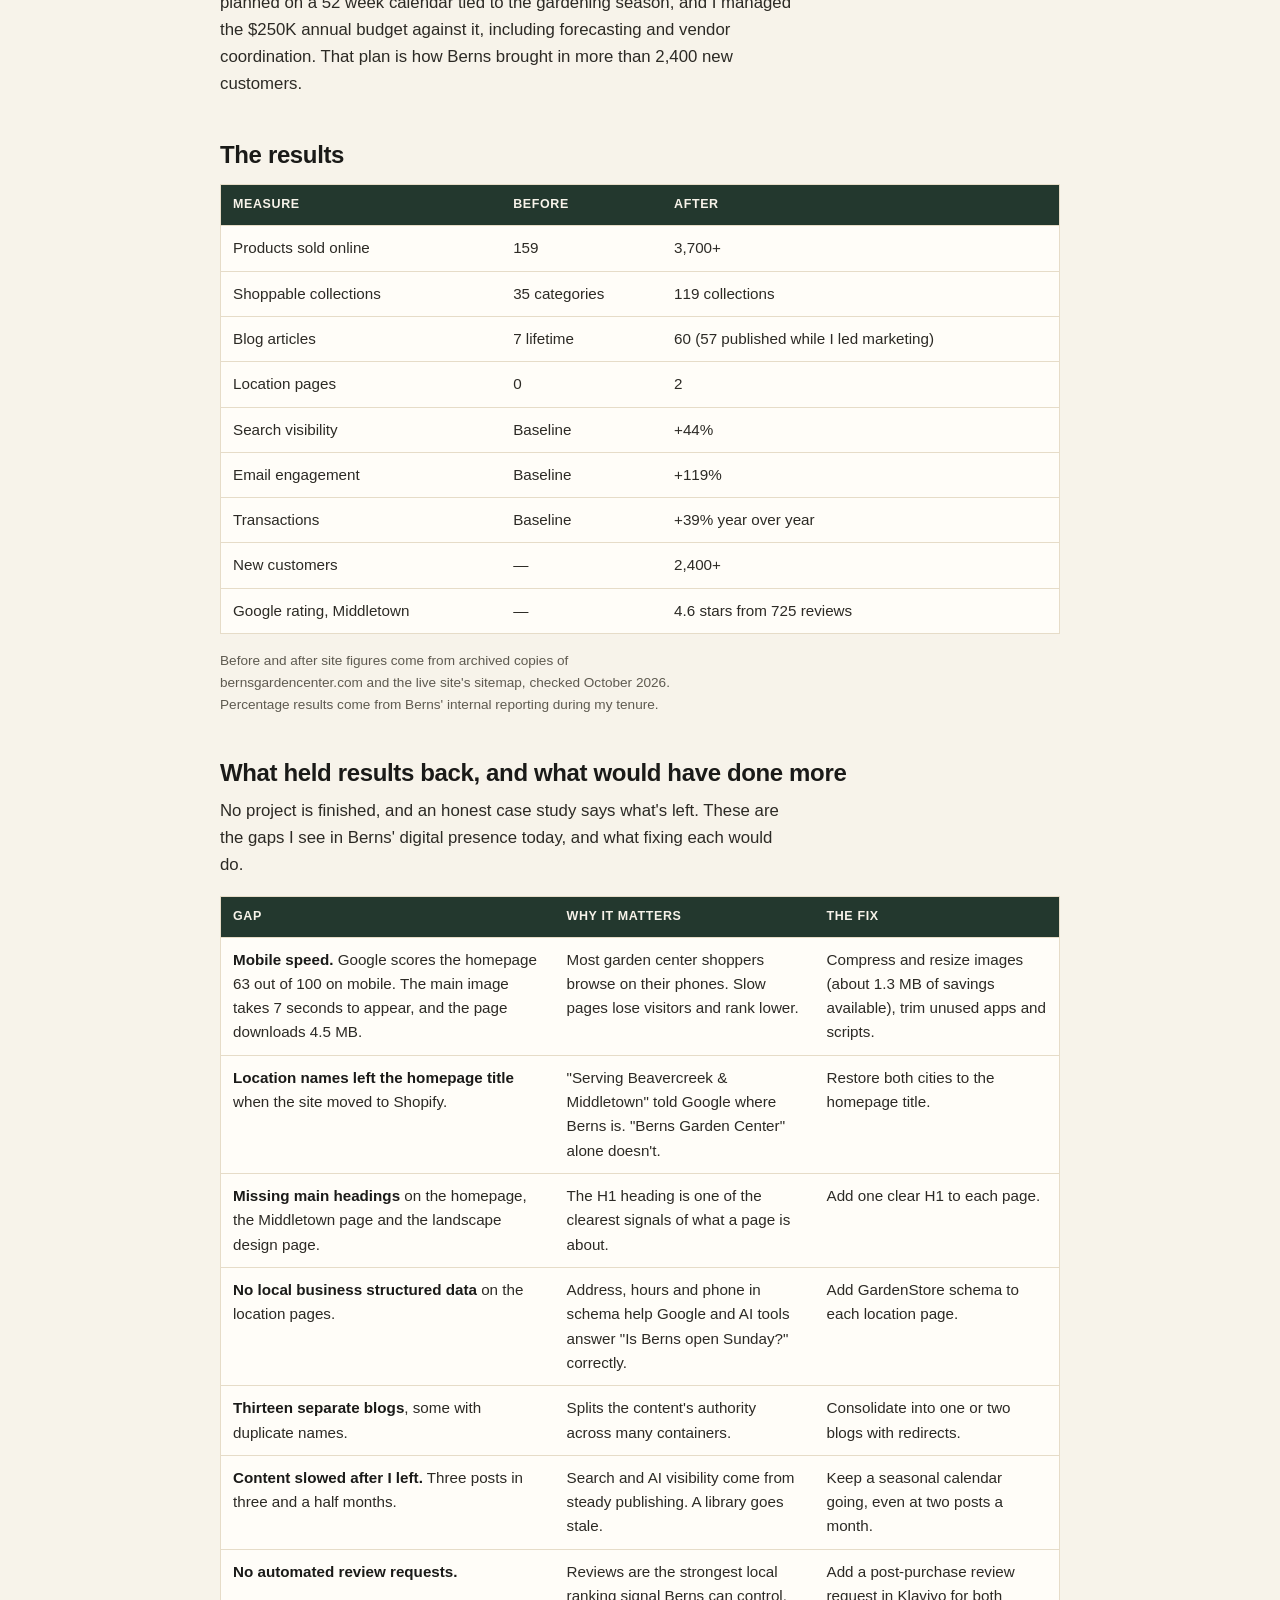
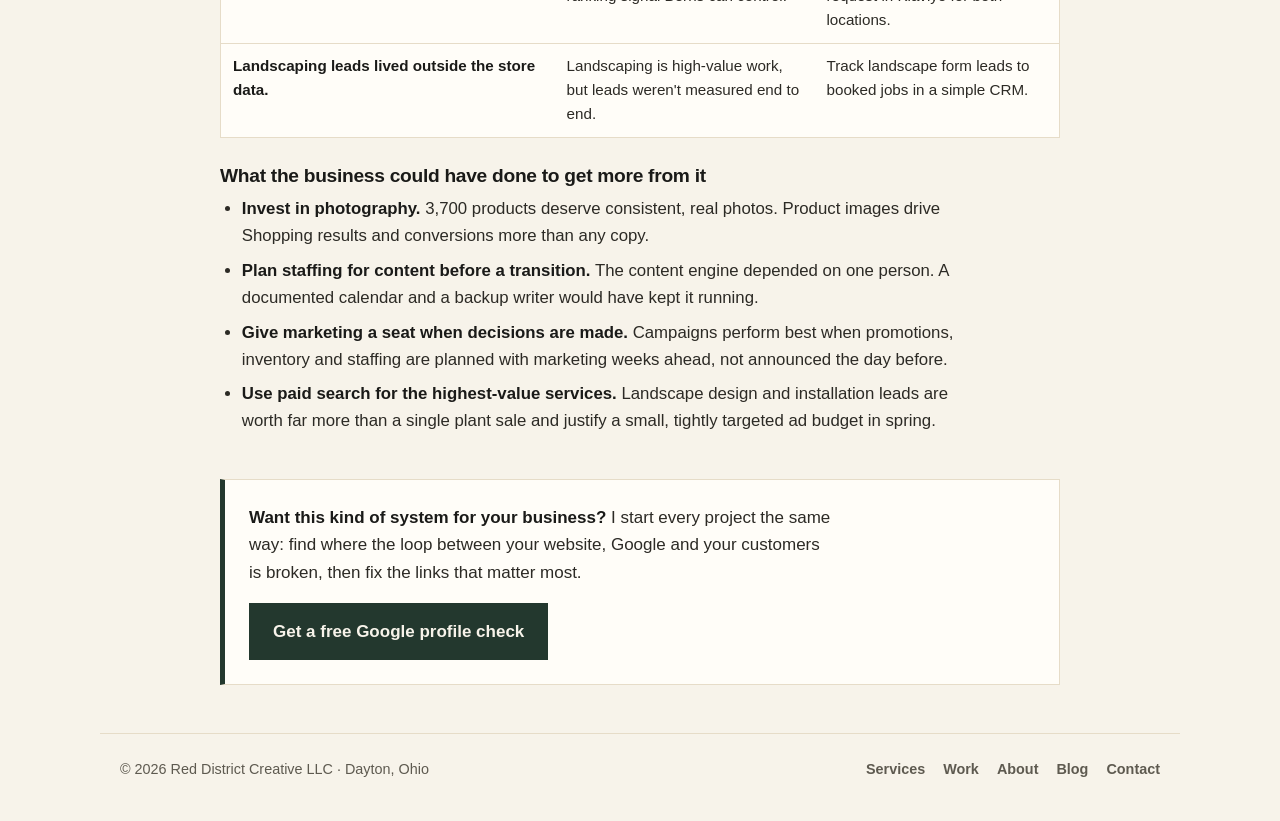
<file: berns-garden-center.html>
<!doctype html>
<html lang="en">
<head>
  <meta charset="utf-8">
  <meta name="viewport" content="width=device-width, initial-scale=1">
  <title>Berns Garden Center Case Study | Red District Creative</title>
  <meta name="description" content="How a family garden center went from a dated WordPress site to a 3,700 product Shopify store with email, location pages and a 57 post content program. A full digital case study.">
  <link rel="canonical" href="https://scollins7100.github.io/RedDistrictCreative/work/berns-garden-center.html">
  <link rel="preconnect" href="https://fonts.googleapis.com">
  <link rel="preconnect" href="https://fonts.gstatic.com" crossorigin>
  <link rel="stylesheet" href="https://fonts.googleapis.com/css2?family=Fraunces:opsz,wght@9..144,600&family=Karla:wght@400;500;700&display=swap">
  <link rel="stylesheet" href="../styles.css">
  <script type="application/ld+json">
  {
    "@context": "https://schema.org",
    "@type": "Article",
    "headline": "Berns Garden Center: rebuilding a garden center's digital presence",
    "datePublished": "2026-10-13",
    "author": { "@type": "Person", "name": "Stephanie Collins" },
    "publisher": { "@type": "Organization", "name": "Red District Creative LLC" }
  }
  </script>
</head>
<body>
  <header class="site-header">
    <a class="brand" href="../">Red District Creative</a>
    <nav aria-label="Main">
      <a href="../">Home</a>
      <a href="../services.html">Services</a>
      <a href="../about.html">About</a>
      <a href="./" aria-current="page">Work</a>
      <a href="../blog/">Blog</a>
      <a class="nav-cta" href="../contact.html">Contact</a>
    </nav>
  </header>

  <main>
    <article class="post case">
      <header class="post-header">
        <p class="eyebrow"><a href="./">Work</a> · Case study</p>
        <h1>Berns Garden Center: from a brochure site to a store Google can actually read</h1>
        <p class="lede">A family owned garden center and landscaping company in Middletown and Beavercreek, Ohio, serving Southwest Ohio since 1956.</p>
      </header>

      <dl class="facts">
        <div><dt>My role</dt><dd>Marketing Manager, owner of all marketing</dd></div>
        <div><dt>Timeline</dt><dd>August 2023 to June 2026</dd></div>
        <div><dt>Budget</dt><dd>$250K per year</dd></div>
        <div><dt>Channels</dt><dd>Website, SEO, email, social, paid, in store</dd></div>
      </dl>

      <ul class="stats">
        <li><strong>+44%</strong><span>search visibility</span></li>
        <li><strong>+119%</strong><span>email engagement</span></li>
        <li><strong>+39%</strong><span>transactions year over year</span></li>
        <li><strong>2,400+</strong><span>new customers</span></li>
      </ul>

      <div class="prose">
        <h2>The short version</h2>
        <p>When I started, Berns had a dated WordPress site that sold 159 products, published about one blog post a year, had no real email platform, and was still loading an analytics tag Google had already retired. By the time I left, Berns ran on a Shopify store with more than 3,700 products in 119 shoppable collections, a Klaviyo email program, dedicated pages for each location, rebuilt analytics, and a content program that published 57 articles in about 20 months.</p>
        <p>Every one of those pieces feeds the next. That connection is the whole point of this case study, so I'll explain it first.</p>

        <h2>How it all connects</h2>
        <p>Most business owners think of their website, their Google listing and their social media as separate things. They aren't. They're one system, and Google sits in the middle of it.</p>
      </div>

      <!-- The ecosystem diagram: simple boxes and arrows built in HTML -->
      <figure class="flow" aria-label="How a website, Google and customers depend on each other">
        <div class="flow-step"><b>Your website</b><span>Products, pages, articles, prices, hours, structured data</span></div>
        <div class="flow-arrow" aria-hidden="true">→</div>
        <div class="flow-step"><b>Google reads it</b><span>Crawls the sitemap, indexes each page, reads the schema</span></div>
        <div class="flow-arrow" aria-hidden="true">→</div>
        <div class="flow-step"><b>Google shows it</b><span>Search results, Maps, Shopping, and AI answers</span></div>
        <div class="flow-arrow" aria-hidden="true">→</div>
        <div class="flow-step"><b>Customers act</b><span>Visit, call, get directions, buy, sign up, review</span></div>
        <div class="flow-arrow loop" aria-hidden="true">↺</div>
        <div class="flow-step accent"><b>Google learns</b><span>Clicks, reviews and sales tell Google you're worth showing again</span></div>
      </figure>

      <div class="prose">
        <p>Google can only show what it can find, and it can only trust what it can understand. A page Google never crawled doesn't exist to a customer. A product without a clear title, price and photo won't appear in Shopping results. An article that doesn't answer a real question won't be picked up by Google's AI Overviews or tools like ChatGPT when someone asks "what should I plant in shade in Ohio?"</p>
        <p>Then the loop closes. When people click, buy and leave reviews, Google treats that as proof the business is worth showing, and shows it more. A business that feeds this loop steadily grows. A business that ignores it slowly disappears from the places customers look, even if the store itself is great.</p>
        <p>At Berns, the old site was barely feeding the loop at all. My job was to rebuild every link in it.</p>

        <h2>Where Berns started (2023)</h2>
        <p>I checked archived copies of the Berns website from before I started to document the baseline:</p>
      </div>

      <div class="scroll"><table class="data">
        <thead><tr><th>Area</th><th>Before me (May 2023)</th><th>Why it mattered</th></tr></thead>
        <tbody>
          <tr><td>Platform</td><td>WordPress with WooCommerce</td><td>Slow to update, limited product data for Google Shopping</td></tr>
          <tr><td>Online products</td><td>159</td><td>Most of what Berns actually sold couldn't be found or bought online</td></tr>
          <tr><td>Blog</td><td>5 posts from 2021 to mid-2023</td><td>Almost nothing for Google or AI tools to quote or rank</td></tr>
          <tr><td>Email</td><td>A sign-up form, no email marketing platform on the site</td><td>No way to turn visitors into repeat customers automatically</td></tr>
          <tr><td>Analytics</td><td>Retired Universal Analytics tag still loading next to GA4</td><td>Cluttered, unreliable data</td></tr>
          <tr><td>Location pages</td><td>None; both stores shared one page</td><td>Weak local signals for "garden center near me" in each city</td></tr>
          <tr><td>Social sharing image</td><td>Missing</td><td>Links shared on Facebook showed no picture</td></tr>
        </tbody>
      </table></div>

      <div class="prose">
        <h2>What I built</h2>

        <h3>1. A new store on Shopify (launched February 2025)</h3>
        <p>I moved Berns from WordPress to Shopify and rebuilt the store around how gardeners actually shop. The catalog grew from 159 products in 2023 and 214 in 2024 to more than 3,700 products today. Instead of 35 generic categories, I organized them into 119 collections built around customer needs: pollinator favorites, plants for shade, trees for small spaces, evergreen screening, spring preorders, Mother's Day, and more.</p>
        <p><b>Why it connects to Google:</b> every product and collection is its own page with a title, description, price and photo. Each one is listed in the store's sitemap, which is the map Google uses to find pages. More well-described pages means more searches Berns can show up for, from "Boston fern Middletown" to "hydrangeas for part shade." Shopify also publishes structured product data (price, availability, return policy) that Google uses for Shopping results and that AI shopping tools read directly.</p>

        <h3>2. SEO: titles, descriptions, landing pages and speed of discovery</h3>
        <p>I rewrote page titles and meta descriptions, built landing pages for key services, and improved the site's structure and user experience. Search visibility rose 44%.</p>
        <p><b>Why it connects:</b> the title and description are what people see in Google before they ever visit. They are the store's first impression, written in Google's own window.</p>

        <h3>3. One page for each store</h3>
        <p>I added dedicated Beavercreek and Middletown pages, each with its own title and description, plus lead pages for landscape design and the Personal Gardener service.</p>
        <p><b>Why it connects:</b> Google ranks local businesses by relevance, distance and prominence. A page that clearly says "Berns Garden Center in Beavercreek, Ohio" gives Google a stronger reason to show that store to someone searching in Beavercreek, and supports the store's Google Business Profile.</p>

        <h3>4. Email that keeps customers coming back (Klaviyo)</h3>
        <p>I launched Klaviyo with the new store and built a regular sending cadence, lifecycle segmentation and automations. Email engagement rose 119%.</p>
        <p><b>Why it connects:</b> Google brings a customer in once. Email brings them back for free. Returning customers buy more, review more, and search for the brand by name, which is one of the strongest signals Google has that a business matters.</p>

        <h3>5. A content program Google and AI tools can use</h3>
        <p>The old site had published 7 blog posts in its lifetime. I published 57 articles in about 20 months, roughly three a month, planned around the gardening season: soil prep, spring planning, fruit trees, hedges and screens, pollinators, fall containers. Each article carries Article structured data with an author and date.</p>
        <p><b>Why it connects, and why this is the AI piece:</b> when someone asks Google or an AI assistant a gardening question, those tools build their answer from pages that clearly answer it. Local, specific, well-structured articles are exactly what they look for. Before this program, Berns had almost nothing for them to draw on. Afterward, it had a library of seasonal answers written by a local, 70-year-old garden center, which is the kind of source both Google and AI tools are designed to trust.</p>
      </div>

      <figure class="chart-figure">
        <figcaption><b>Blog posts published per quarter</b><span>Old WordPress blog: 7 posts total from 2021 to April 2024</span></figcaption>
        <div class="bars" role="img" aria-label="Posts per quarter: Q4 2024 4, Q1 2025 8, Q2 2025 6, Q3 2025 11, Q4 2025 9, Q1 2026 7, Q2 2026 12, Q3 2026 3 after I left">
          <div style="--v:4"><span>4</span><i></i><em>Q4 '24</em></div>
          <div style="--v:8"><span>8</span><i></i><em>Q1 '25</em></div>
          <div style="--v:6"><span>6</span><i></i><em>Q2 '25</em></div>
          <div style="--v:11"><span>11</span><i></i><em>Q3 '25</em></div>
          <div style="--v:9"><span>9</span><i></i><em>Q4 '25</em></div>
          <div style="--v:7"><span>7</span><i></i><em>Q1 '26</em></div>
          <div style="--v:12"><span>12</span><i></i><em>Q2 '26</em></div>
          <div class="after" style="--v:3"><span>3</span><i></i><em>Q3 '26</em></div>
        </div>
        <p class="legend-line"><span class="key"></span>While I led marketing <span class="key after"></span>After I left</p>
      </figure>

      <div class="prose">
        <h3>6. Clean measurement</h3>
        <p>I removed the retired Universal Analytics tag and rebuilt tracking on a new Google Analytics 4 property and a new Google Tag Manager container.</p>
        <p><b>Why it connects:</b> you can't improve what you can't measure. Clean data is how I knew which campaigns grew transactions 39% and which ones to cut.</p>

        <h3>7. A 52 week plan instead of last minute posts</h3>
        <p>Every campaign across website, email, social, paid media and in store was planned on a 52 week calendar tied to the gardening season, and I managed the $250K annual budget against it, including forecasting and vendor coordination. That plan is how Berns brought in more than 2,400 new customers.</p>

        <h2>The results</h2>
      </div>

      <div class="scroll"><table class="data">
        <thead><tr><th>Measure</th><th>Before</th><th>After</th></tr></thead>
        <tbody>
          <tr><td>Products sold online</td><td>159</td><td>3,700+</td></tr>
          <tr><td>Shoppable collections</td><td>35 categories</td><td>119 collections</td></tr>
          <tr><td>Blog articles</td><td>7 lifetime</td><td>60 (57 published while I led marketing)</td></tr>
          <tr><td>Location pages</td><td>0</td><td>2</td></tr>
          <tr><td>Search visibility</td><td>Baseline</td><td>+44%</td></tr>
          <tr><td>Email engagement</td><td>Baseline</td><td>+119%</td></tr>
          <tr><td>Transactions</td><td>Baseline</td><td>+39% year over year</td></tr>
          <tr><td>New customers</td><td>—</td><td>2,400+</td></tr>
          <tr><td>Google rating, Middletown</td><td>—</td><td>4.6 stars from 725 reviews</td></tr>
        </tbody>
      </table></div>
      <p class="src">Before and after site figures come from archived copies of bernsgardencenter.com and the live site's sitemap, checked October 2026. Percentage results come from Berns' internal reporting during my tenure.</p>

      <div class="prose">
        <h2>What held results back, and what would have done more</h2>
        <p>No project is finished, and an honest case study says what's left. These are the gaps I see in Berns' digital presence today, and what fixing each would do.</p>
      </div>

      <div class="scroll"><table class="data">
        <thead><tr><th>Gap</th><th>Why it matters</th><th>The fix</th></tr></thead>
        <tbody>
          <tr><td><b>Mobile speed.</b> Google scores the homepage 63 out of 100 on mobile. The main image takes 7 seconds to appear, and the page downloads 4.5 MB.</td><td>Most garden center shoppers browse on their phones. Slow pages lose visitors and rank lower.</td><td>Compress and resize images (about 1.3 MB of savings available), trim unused apps and scripts.</td></tr>
          <tr><td><b>Location names left the homepage title</b> when the site moved to Shopify.</td><td>"Serving Beavercreek &amp; Middletown" told Google where Berns is. "Berns Garden Center" alone doesn't.</td><td>Restore both cities to the homepage title.</td></tr>
          <tr><td><b>Missing main headings</b> on the homepage, the Middletown page and the landscape design page.</td><td>The H1 heading is one of the clearest signals of what a page is about.</td><td>Add one clear H1 to each page.</td></tr>
          <tr><td><b>No local business structured data</b> on the location pages.</td><td>Address, hours and phone in schema help Google and AI tools answer "Is Berns open Sunday?" correctly.</td><td>Add GardenStore schema to each location page.</td></tr>
          <tr><td><b>Thirteen separate blogs</b>, some with duplicate names.</td><td>Splits the content's authority across many containers.</td><td>Consolidate into one or two blogs with redirects.</td></tr>
          <tr><td><b>Content slowed after I left.</b> Three posts in three and a half months.</td><td>Search and AI visibility come from steady publishing. A library goes stale.</td><td>Keep a seasonal calendar going, even at two posts a month.</td></tr>
          <tr><td><b>No automated review requests.</b></td><td>Reviews are the strongest local ranking signal Berns can control.</td><td>Add a post-purchase review request in Klaviyo for both locations.</td></tr>
          <tr><td><b>Landscaping leads lived outside the store data.</b></td><td>Landscaping is high-value work, but leads weren't measured end to end.</td><td>Track landscape form leads to booked jobs in a simple CRM.</td></tr>
        </tbody>
      </table></div>

      <div class="prose">
        <h3>What the business could have done to get more from it</h3>
        <ul>
          <li><b>Invest in photography.</b> 3,700 products deserve consistent, real photos. Product images drive Shopping results and conversions more than any copy.</li>
          <li><b>Plan staffing for content before a transition.</b> The content engine depended on one person. A documented calendar and a backup writer would have kept it running.</li>
          <li><b>Give marketing a seat when decisions are made.</b> Campaigns perform best when promotions, inventory and staffing are planned with marketing weeks ahead, not announced the day before.</li>
          <li><b>Use paid search for the highest-value services.</b> Landscape design and installation leads are worth far more than a single plant sale and justify a small, tightly targeted ad budget in spring.</li>
        </ul>
      </div>

      <aside class="author-box" aria-label="Work with me">
        <p><strong>Want this kind of system for your business?</strong> I start every project the same way: find where the loop between your website, Google and your customers is broken, then fix the links that matter most.</p>
        <a class="button" href="../contact.html">Get a free Google profile check</a>
      </aside>
    </article>
  </main>

  <footer class="site-footer">
    <p>© 2026 Red District Creative LLC · Dayton, Ohio</p>
    <nav aria-label="Footer"><a href="../services.html">Services</a> <a href="./">Work</a> <a href="../about.html">About</a> <a href="../blog/">Blog</a> <a href="../contact.html">Contact</a></nav>
  </footer>
</body>
</html>
</file>
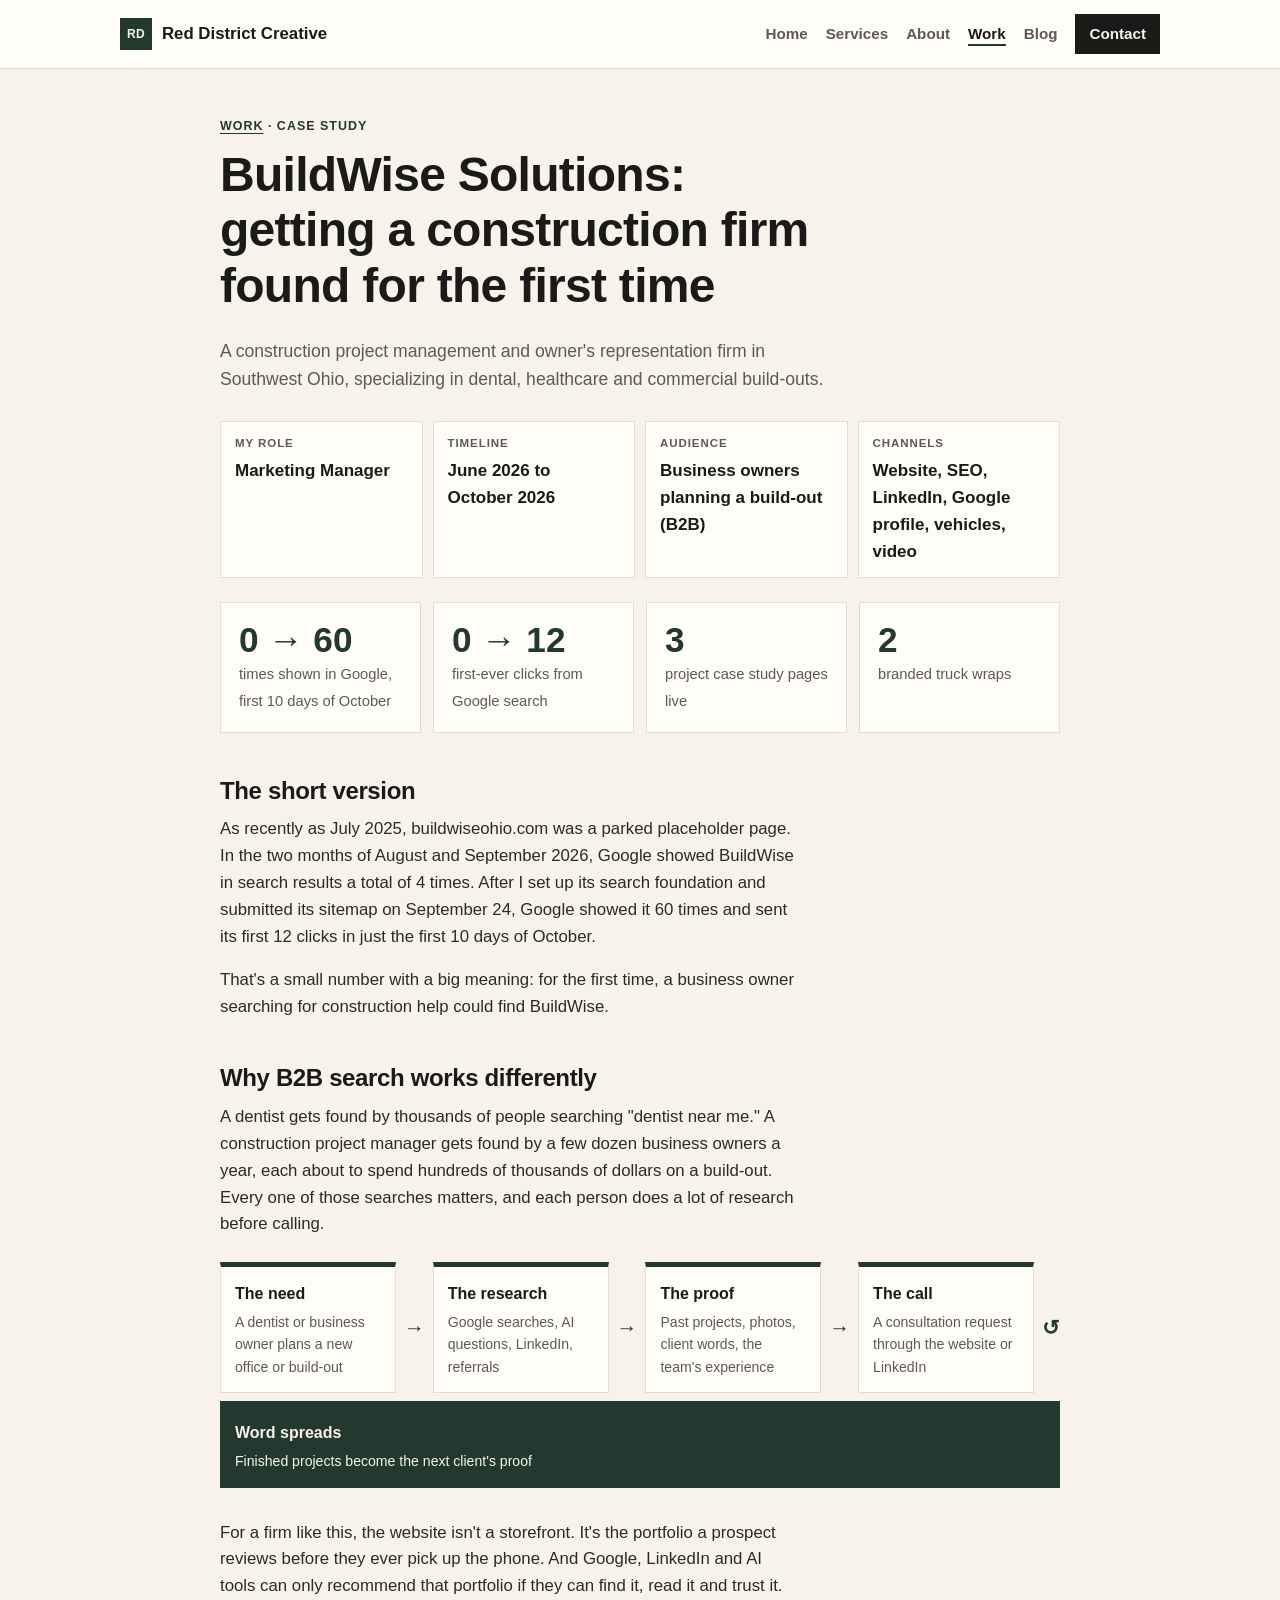
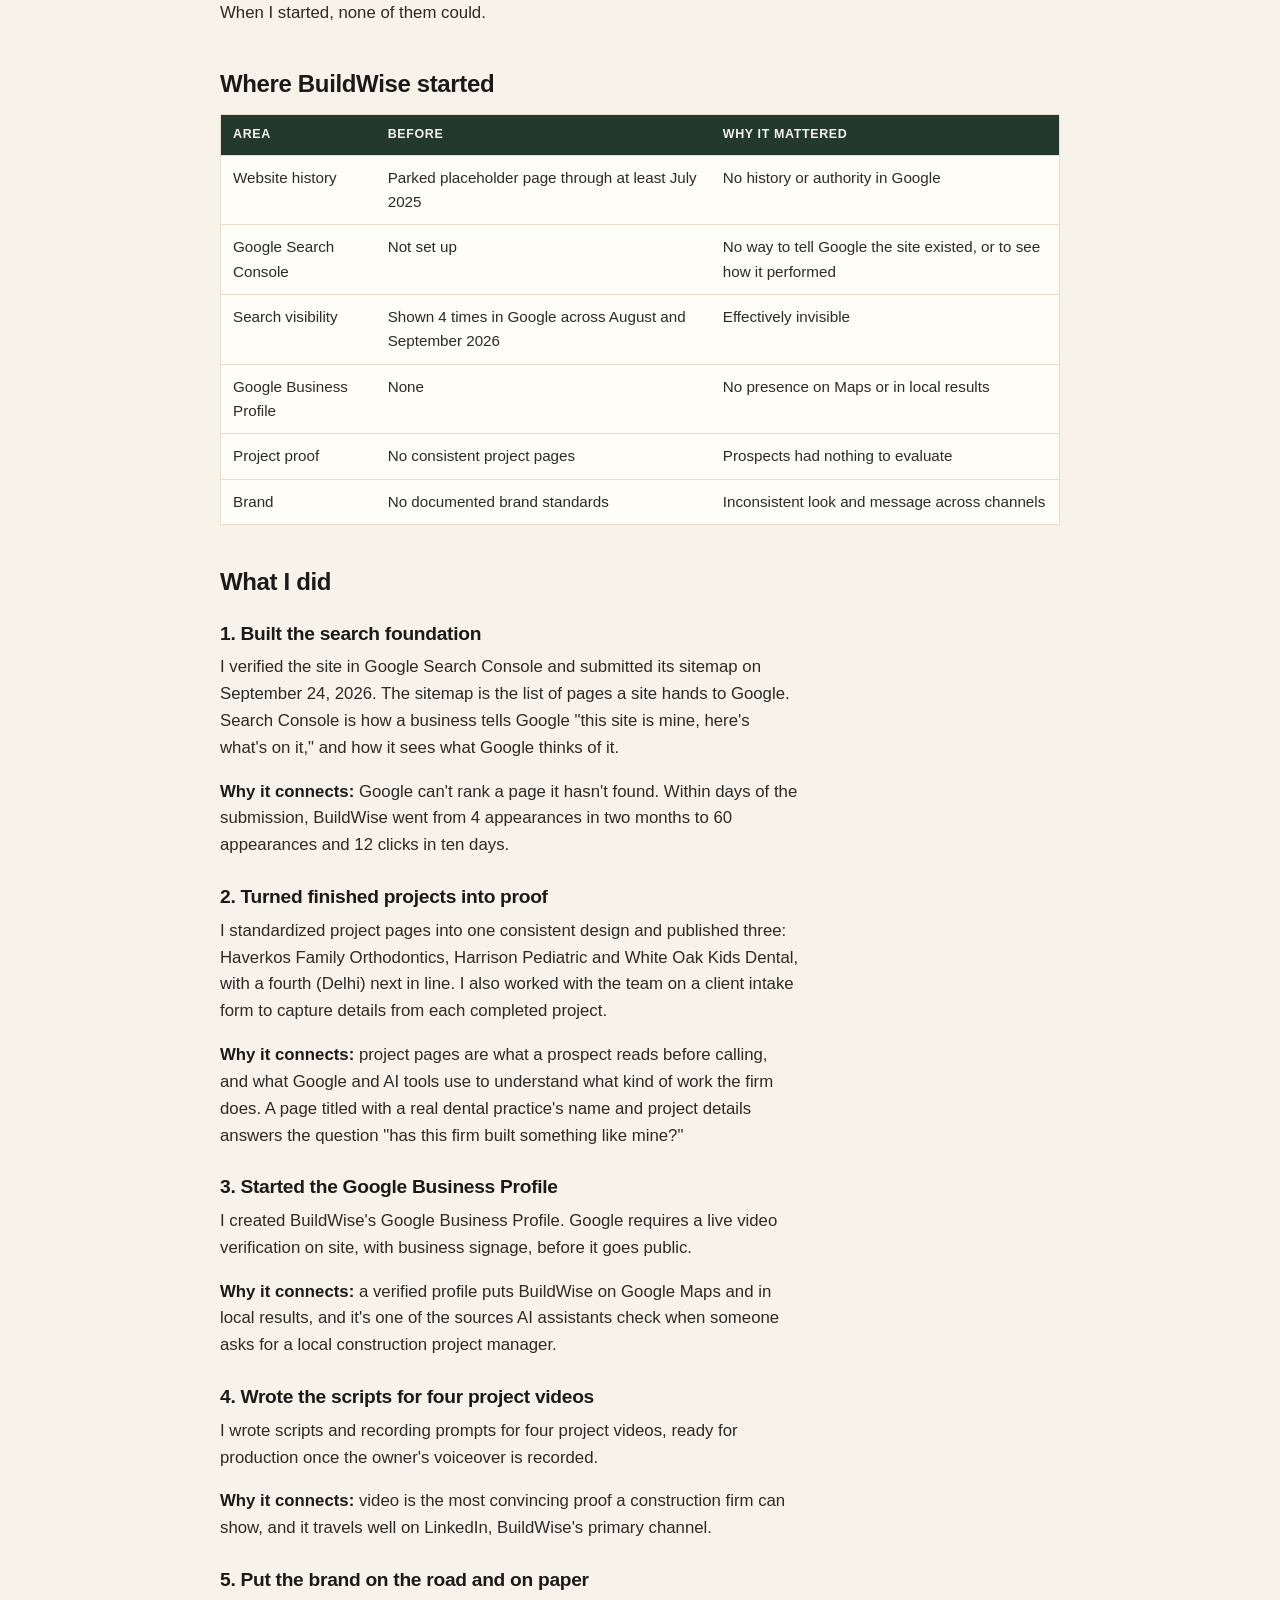
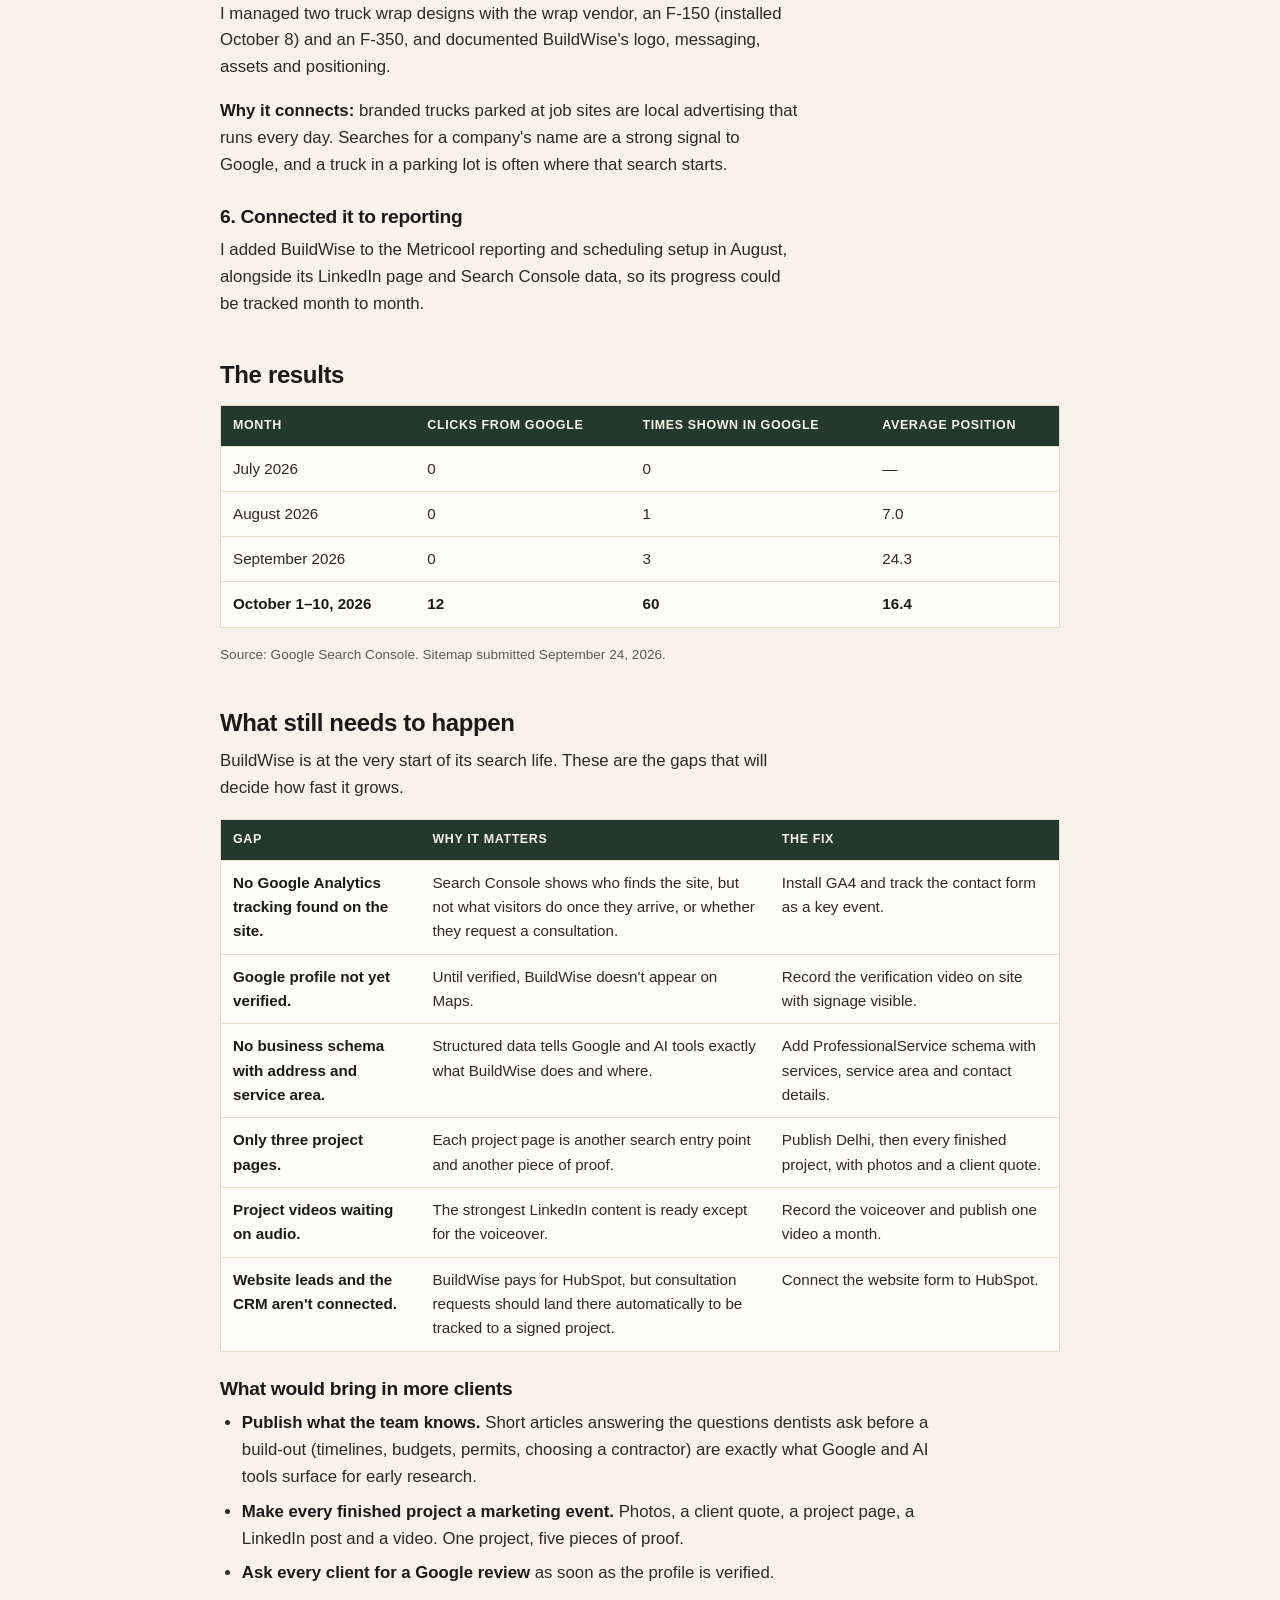
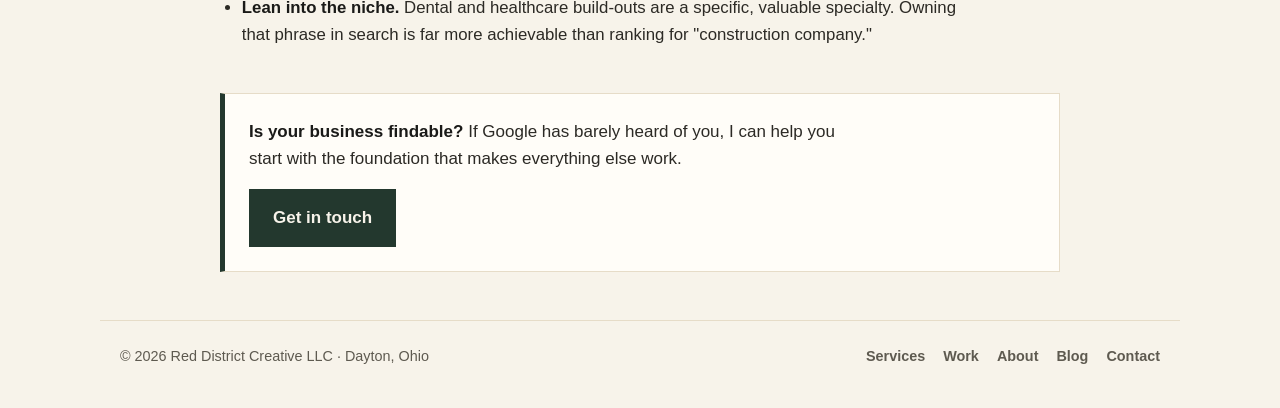
<file: buildwise-solutions.html>
<!doctype html>
<html lang="en">
<head>
  <meta charset="utf-8">
  <meta name="viewport" content="width=device-width, initial-scale=1">
  <title>BuildWise Solutions Case Study | Red District Creative</title>
  <meta name="description" content="How a construction project management firm went from a parked domain Google had never shown to an indexed website with project case studies, a search foundation and a brand system.">
  <link rel="canonical" href="https://scollins7100.github.io/RedDistrictCreative/work/buildwise-solutions.html">
  <link rel="preconnect" href="https://fonts.googleapis.com">
  <link rel="preconnect" href="https://fonts.gstatic.com" crossorigin>
  <link rel="stylesheet" href="https://fonts.googleapis.com/css2?family=Fraunces:opsz,wght@9..144,600&family=Karla:wght@400;500;700&display=swap">
  <link rel="stylesheet" href="../styles.css">
  <script type="application/ld+json">
  {
    "@context": "https://schema.org",
    "@type": "Article",
    "headline": "BuildWise Solutions: getting a B2B construction firm found for the first time",
    "datePublished": "2026-10-13",
    "author": { "@type": "Person", "name": "Stephanie Collins" },
    "publisher": { "@type": "Organization", "name": "Red District Creative LLC" }
  }
  </script>
</head>
<body>
  <header class="site-header">
    <a class="brand" href="../">Red District Creative</a>
    <nav aria-label="Main">
      <a href="../">Home</a>
      <a href="../services.html">Services</a>
      <a href="../about.html">About</a>
      <a href="./" aria-current="page">Work</a>
      <a href="../blog/">Blog</a>
      <a class="nav-cta" href="../contact.html">Contact</a>
    </nav>
  </header>

  <main>
    <article class="post case">
      <header class="post-header">
        <p class="eyebrow"><a href="./">Work</a> · Case study</p>
        <h1>BuildWise Solutions: getting a construction firm found for the first time</h1>
        <p class="lede">A construction project management and owner's representation firm in Southwest Ohio, specializing in dental, healthcare and commercial build-outs.</p>
      </header>

      <dl class="facts">
        <div><dt>My role</dt><dd>Marketing Manager</dd></div>
        <div><dt>Timeline</dt><dd>June 2026 to October 2026</dd></div>
        <div><dt>Audience</dt><dd>Business owners planning a build-out (B2B)</dd></div>
        <div><dt>Channels</dt><dd>Website, SEO, LinkedIn, Google profile, vehicles, video</dd></div>
      </dl>

      <ul class="stats">
        <li><strong>0 → 60</strong><span>times shown in Google, first 10 days of October</span></li>
        <li><strong>0 → 12</strong><span>first-ever clicks from Google search</span></li>
        <li><strong>3</strong><span>project case study pages live</span></li>
        <li><strong>2</strong><span>branded truck wraps</span></li>
      </ul>

      <div class="prose">
        <h2>The short version</h2>
        <p>As recently as July 2025, buildwiseohio.com was a parked placeholder page. In the two months of August and September 2026, Google showed BuildWise in search results a total of 4 times. After I set up its search foundation and submitted its sitemap on September 24, Google showed it 60 times and sent its first 12 clicks in just the first 10 days of October.</p>
        <p>That's a small number with a big meaning: for the first time, a business owner searching for construction help could find BuildWise.</p>

        <h2>Why B2B search works differently</h2>
        <p>A dentist gets found by thousands of people searching "dentist near me." A construction project manager gets found by a few dozen business owners a year, each about to spend hundreds of thousands of dollars on a build-out. Every one of those searches matters, and each person does a lot of research before calling.</p>
      </div>

      <figure class="flow" aria-label="How a business owner finds and chooses a construction project manager">
        <div class="flow-step"><b>The need</b><span>A dentist or business owner plans a new office or build-out</span></div>
        <div class="flow-arrow" aria-hidden="true">→</div>
        <div class="flow-step"><b>The research</b><span>Google searches, AI questions, LinkedIn, referrals</span></div>
        <div class="flow-arrow" aria-hidden="true">→</div>
        <div class="flow-step"><b>The proof</b><span>Past projects, photos, client words, the team's experience</span></div>
        <div class="flow-arrow" aria-hidden="true">→</div>
        <div class="flow-step"><b>The call</b><span>A consultation request through the website or LinkedIn</span></div>
        <div class="flow-arrow loop" aria-hidden="true">↺</div>
        <div class="flow-step accent"><b>Word spreads</b><span>Finished projects become the next client's proof</span></div>
      </figure>

      <div class="prose">
        <p>For a firm like this, the website isn't a storefront. It's the portfolio a prospect reviews before they ever pick up the phone. And Google, LinkedIn and AI tools can only recommend that portfolio if they can find it, read it and trust it. When I started, none of them could.</p>

        <h2>Where BuildWise started</h2>
      </div>

      <div class="scroll"><table class="data">
        <thead><tr><th>Area</th><th>Before</th><th>Why it mattered</th></tr></thead>
        <tbody>
          <tr><td>Website history</td><td>Parked placeholder page through at least July 2025</td><td>No history or authority in Google</td></tr>
          <tr><td>Google Search Console</td><td>Not set up</td><td>No way to tell Google the site existed, or to see how it performed</td></tr>
          <tr><td>Search visibility</td><td>Shown 4 times in Google across August and September 2026</td><td>Effectively invisible</td></tr>
          <tr><td>Google Business Profile</td><td>None</td><td>No presence on Maps or in local results</td></tr>
          <tr><td>Project proof</td><td>No consistent project pages</td><td>Prospects had nothing to evaluate</td></tr>
          <tr><td>Brand</td><td>No documented brand standards</td><td>Inconsistent look and message across channels</td></tr>
        </tbody>
      </table></div>

      <div class="prose">
        <h2>What I did</h2>

        <h3>1. Built the search foundation</h3>
        <p>I verified the site in Google Search Console and submitted its sitemap on September 24, 2026. The sitemap is the list of pages a site hands to Google. Search Console is how a business tells Google "this site is mine, here's what's on it," and how it sees what Google thinks of it.</p>
        <p><b>Why it connects:</b> Google can't rank a page it hasn't found. Within days of the submission, BuildWise went from 4 appearances in two months to 60 appearances and 12 clicks in ten days.</p>

        <h3>2. Turned finished projects into proof</h3>
        <p>I standardized project pages into one consistent design and published three: Haverkos Family Orthodontics, Harrison Pediatric and White Oak Kids Dental, with a fourth (Delhi) next in line. I also worked with the team on a client intake form to capture details from each completed project.</p>
        <p><b>Why it connects:</b> project pages are what a prospect reads before calling, and what Google and AI tools use to understand what kind of work the firm does. A page titled with a real dental practice's name and project details answers the question "has this firm built something like mine?"</p>

        <h3>3. Started the Google Business Profile</h3>
        <p>I created BuildWise's Google Business Profile. Google requires a live video verification on site, with business signage, before it goes public.</p>
        <p><b>Why it connects:</b> a verified profile puts BuildWise on Google Maps and in local results, and it's one of the sources AI assistants check when someone asks for a local construction project manager.</p>

        <h3>4. Wrote the scripts for four project videos</h3>
        <p>I wrote scripts and recording prompts for four project videos, ready for production once the owner's voiceover is recorded.</p>
        <p><b>Why it connects:</b> video is the most convincing proof a construction firm can show, and it travels well on LinkedIn, BuildWise's primary channel.</p>

        <h3>5. Put the brand on the road and on paper</h3>
        <p>I managed two truck wrap designs with the wrap vendor, an F-150 (installed October 8) and an F-350, and documented BuildWise's logo, messaging, assets and positioning.</p>
        <p><b>Why it connects:</b> branded trucks parked at job sites are local advertising that runs every day. Searches for a company's name are a strong signal to Google, and a truck in a parking lot is often where that search starts.</p>

        <h3>6. Connected it to reporting</h3>
        <p>I added BuildWise to the Metricool reporting and scheduling setup in August, alongside its LinkedIn page and Search Console data, so its progress could be tracked month to month.</p>

        <h2>The results</h2>
      </div>

      <div class="scroll"><table class="data">
        <thead><tr><th>Month</th><th>Clicks from Google</th><th>Times shown in Google</th><th>Average position</th></tr></thead>
        <tbody>
          <tr><td>July 2026</td><td>0</td><td>0</td><td>—</td></tr>
          <tr><td>August 2026</td><td>0</td><td>1</td><td>7.0</td></tr>
          <tr><td>September 2026</td><td>0</td><td>3</td><td>24.3</td></tr>
          <tr><td><b>October 1–10, 2026</b></td><td><b>12</b></td><td><b>60</b></td><td><b>16.4</b></td></tr>
        </tbody>
      </table></div>
      <p class="src">Source: Google Search Console. Sitemap submitted September 24, 2026.</p>

      <div class="prose">
        <h2>What still needs to happen</h2>
        <p>BuildWise is at the very start of its search life. These are the gaps that will decide how fast it grows.</p>
      </div>

      <div class="scroll"><table class="data">
        <thead><tr><th>Gap</th><th>Why it matters</th><th>The fix</th></tr></thead>
        <tbody>
          <tr><td><b>No Google Analytics tracking found on the site.</b></td><td>Search Console shows who finds the site, but not what visitors do once they arrive, or whether they request a consultation.</td><td>Install GA4 and track the contact form as a key event.</td></tr>
          <tr><td><b>Google profile not yet verified.</b></td><td>Until verified, BuildWise doesn't appear on Maps.</td><td>Record the verification video on site with signage visible.</td></tr>
          <tr><td><b>No business schema with address and service area.</b></td><td>Structured data tells Google and AI tools exactly what BuildWise does and where.</td><td>Add ProfessionalService schema with services, service area and contact details.</td></tr>
          <tr><td><b>Only three project pages.</b></td><td>Each project page is another search entry point and another piece of proof.</td><td>Publish Delhi, then every finished project, with photos and a client quote.</td></tr>
          <tr><td><b>Project videos waiting on audio.</b></td><td>The strongest LinkedIn content is ready except for the voiceover.</td><td>Record the voiceover and publish one video a month.</td></tr>
          <tr><td><b>Website leads and the CRM aren't connected.</b></td><td>BuildWise pays for HubSpot, but consultation requests should land there automatically to be tracked to a signed project.</td><td>Connect the website form to HubSpot.</td></tr>
        </tbody>
      </table></div>

      <div class="prose">
        <h3>What would bring in more clients</h3>
        <ul>
          <li><b>Publish what the team knows.</b> Short articles answering the questions dentists ask before a build-out (timelines, budgets, permits, choosing a contractor) are exactly what Google and AI tools surface for early research.</li>
          <li><b>Make every finished project a marketing event.</b> Photos, a client quote, a project page, a LinkedIn post and a video. One project, five pieces of proof.</li>
          <li><b>Ask every client for a Google review</b> as soon as the profile is verified.</li>
          <li><b>Lean into the niche.</b> Dental and healthcare build-outs are a specific, valuable specialty. Owning that phrase in search is far more achievable than ranking for "construction company."</li>
        </ul>
      </div>

      <aside class="author-box" aria-label="Work with me">
        <p><strong>Is your business findable?</strong> If Google has barely heard of you, I can help you start with the foundation that makes everything else work.</p>
        <a class="button" href="../contact.html">Get in touch</a>
      </aside>
    </article>
  </main>

  <footer class="site-footer">
    <p>© 2026 Red District Creative LLC · Dayton, Ohio</p>
    <nav aria-label="Footer"><a href="../services.html">Services</a> <a href="./">Work</a> <a href="../about.html">About</a> <a href="../blog/">Blog</a> <a href="../contact.html">Contact</a></nav>
  </footer>
</body>
</html>
</file>
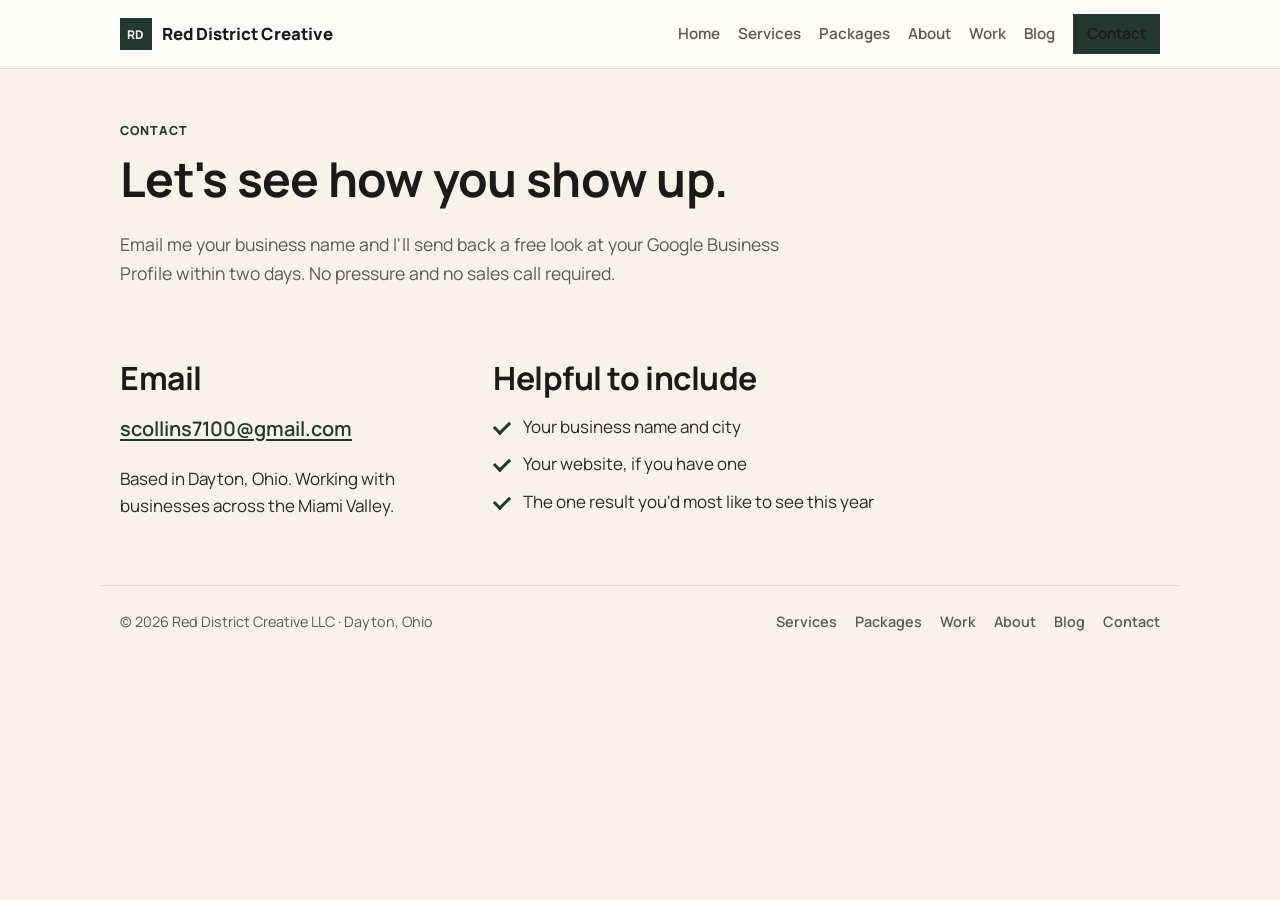
<file: contact.html>
<!doctype html>
<html lang="en">
<head>
  <meta charset="utf-8">
  <meta name="viewport" content="width=device-width, initial-scale=1">
  <title>Contact | Red District Creative, Dayton OH</title>
  <meta name="description" content="Get a free Google Business Profile check from Red District Creative. Send your business name and get a no-pressure review within two days.">
  <link rel="canonical" href="https://scollins7100.github.io/RedDistrictCreative/contact.html">
  <link rel="icon" href="assets/favicon.svg" type="image/svg+xml">
  <!-- Social sharing: controls the preview card on Facebook, LinkedIn, texts and Slack -->
  <meta property="og:type" content="website">
  <meta property="og:site_name" content="Red District Creative">
  <meta property="og:title" content="Contact | Red District Creative, Dayton OH">
  <meta property="og:description" content="Get a free Google Business Profile check from Red District Creative. Send your business name and get a no-pressure review within two days.">
  <meta property="og:url" content="https://scollins7100.github.io/RedDistrictCreative/contact.html">
  <meta property="og:image" content="https://scollins7100.github.io/RedDistrictCreative/assets/share.png">
  <meta property="og:image:alt" content="Red District Creative: marketing that takes things off your plate. Dayton, Ohio.">
  <meta name="twitter:card" content="summary_large_image">
  <link rel="preconnect" href="https://fonts.googleapis.com">
  <link rel="preconnect" href="https://fonts.gstatic.com" crossorigin>
  <link rel="stylesheet" href="https://fonts.googleapis.com/css2?family=Manrope:wght@400;500;600;700;800&display=swap">
  <link rel="stylesheet" href="styles.css">
</head>
<body>
  <header class="site-header">
    <a class="brand" href="./">Red District Creative</a>
    <nav aria-label="Main">
      <a href="./">Home</a>
      <a href="services.html">Services</a>
      <a href="packages.html">Packages</a>
      <a href="about.html">About</a>
      <a href="work/">Work</a>
      <a href="blog/">Blog</a>
      <a class="nav-cta" href="contact.html" aria-current="page">Contact</a>
    </nav>
  </header>

  <main>
    <section class="page-intro">
      <p class="eyebrow">Contact</p>
      <h1>Let's see how you show up.</h1>
      <p class="lede">Email me your business name and I'll send back a free look at your Google Business Profile within two days. No pressure and no sales call required.</p>
    </section>

    <section class="section split" aria-label="How to reach me">
      <div>
        <h2>Email</h2>
        <p class="big-link"><a href="mailto:scollins7100@gmail.com?subject=Free%20Google%20profile%20check">scollins7100@gmail.com</a></p>
        <p>Based in Dayton, Ohio. Working with businesses across the Miami Valley.</p>
      </div>
      <div>
        <h2>Helpful to include</h2>
        <ul class="checklist">
          <li>Your business name and city</li>
          <li>Your website, if you have one</li>
          <li>The one result you'd most like to see this year</li>
        </ul>
      </div>
    </section>
  </main>

  <footer class="site-footer">
    <p>© 2026 Red District Creative LLC · Dayton, Ohio</p>
    <nav aria-label="Footer"><a href="services.html">Services</a> <a href="packages.html">Packages</a> <a href="work/">Work</a> <a href="about.html">About</a> <a href="blog/">Blog</a> <a href="contact.html">Contact</a></nav>
  </footer>
</body>
</html>
</file>
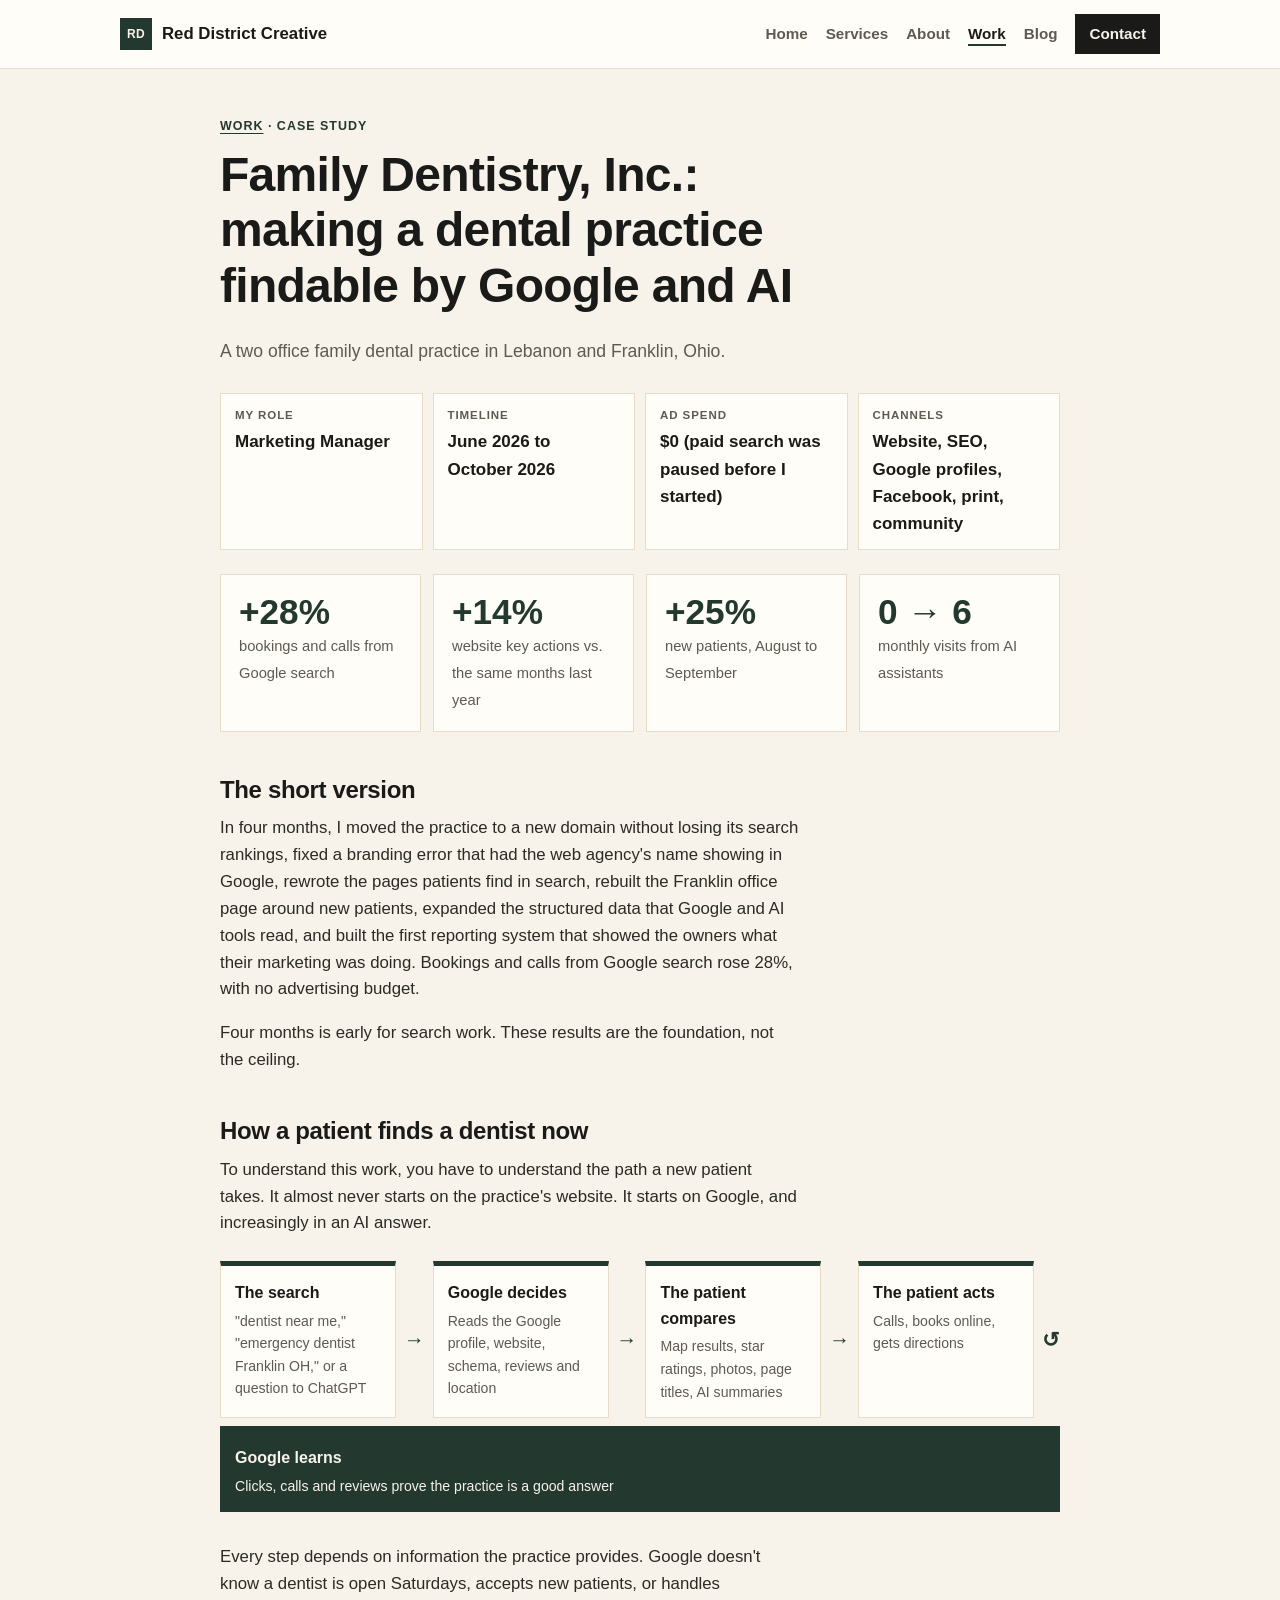
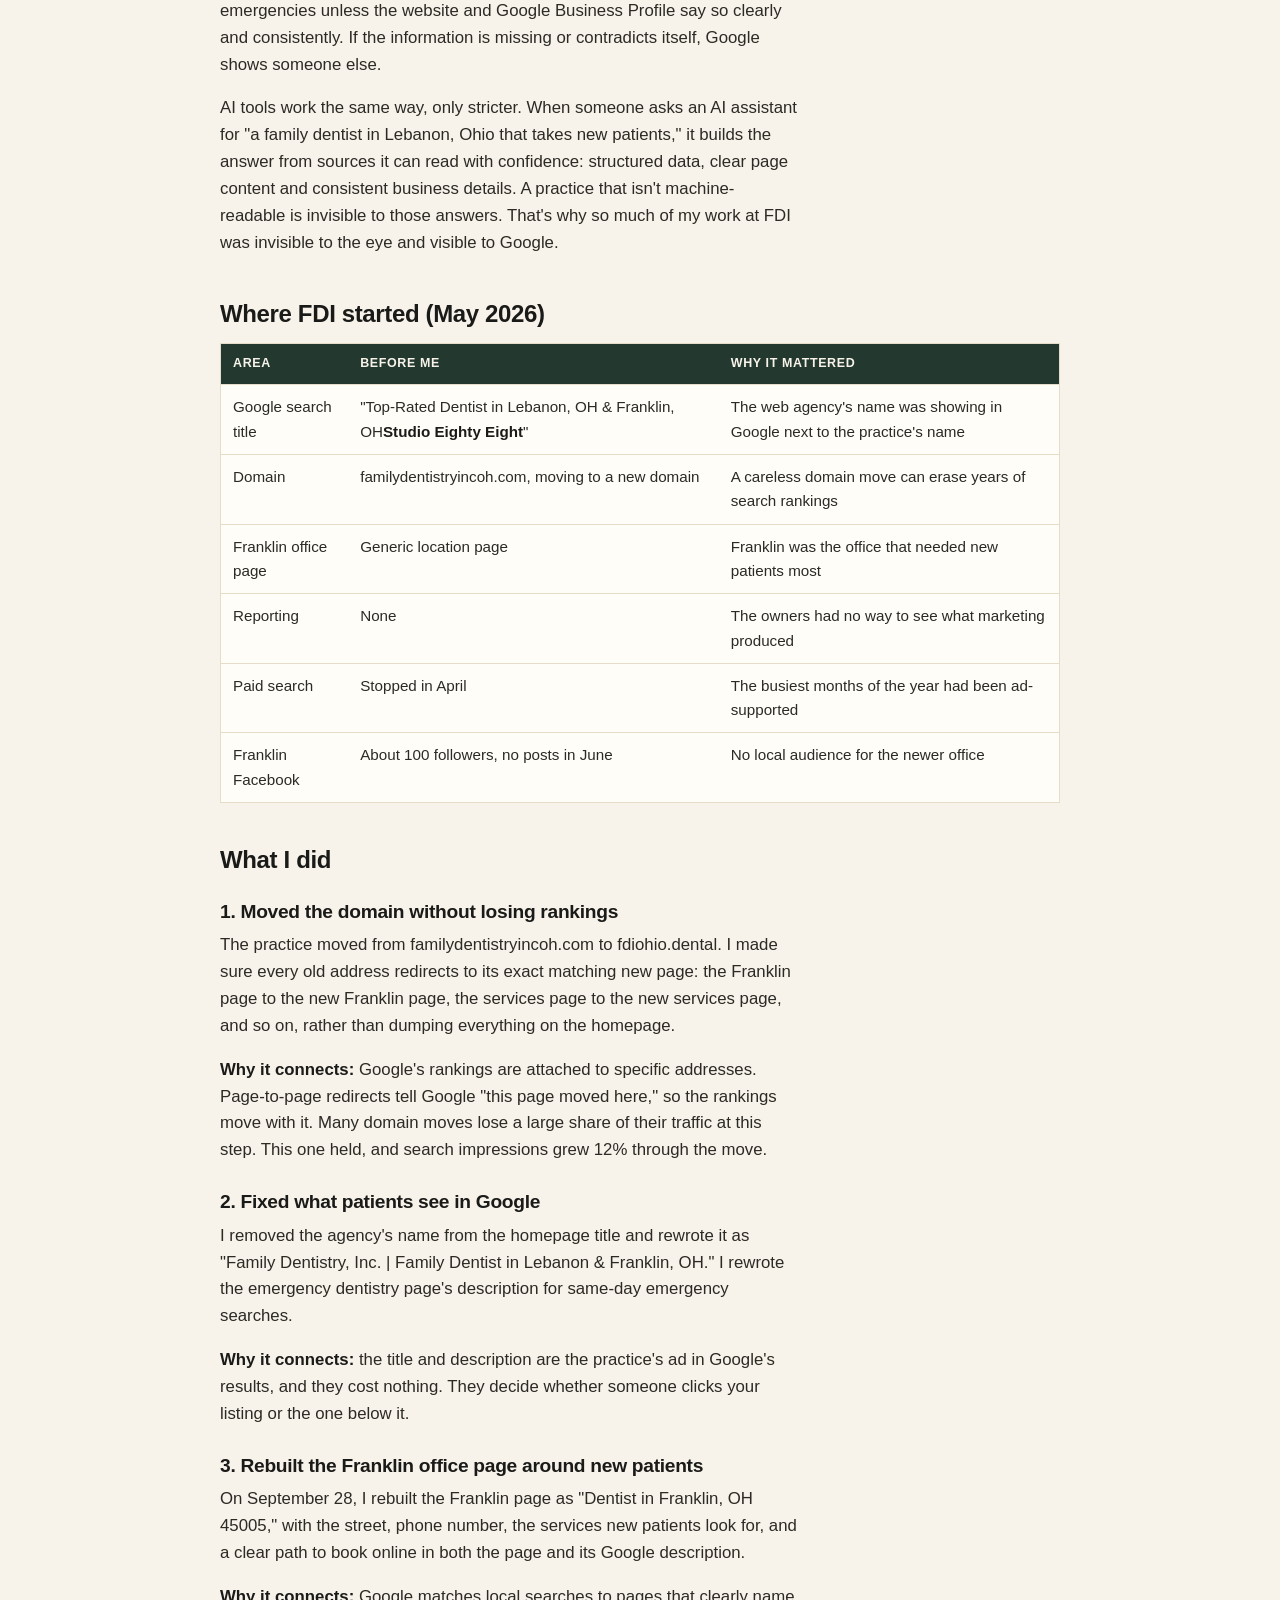
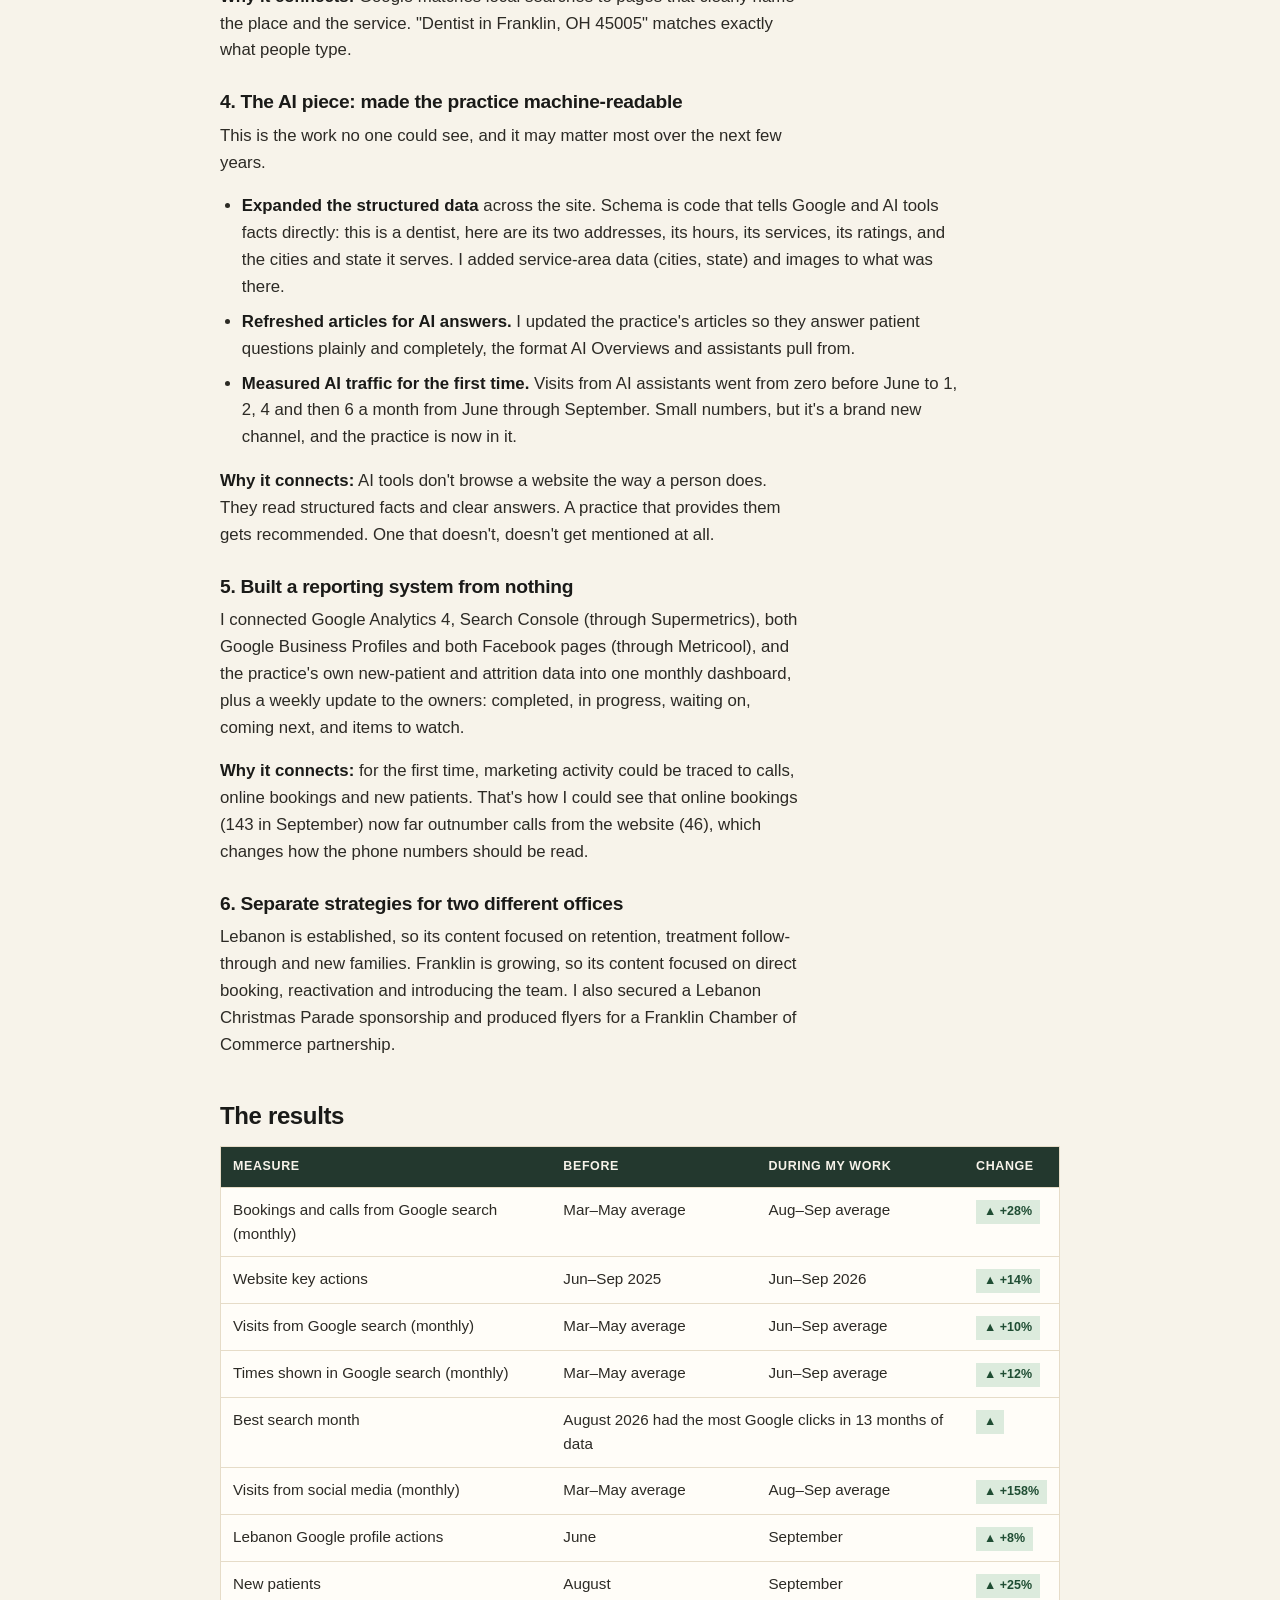
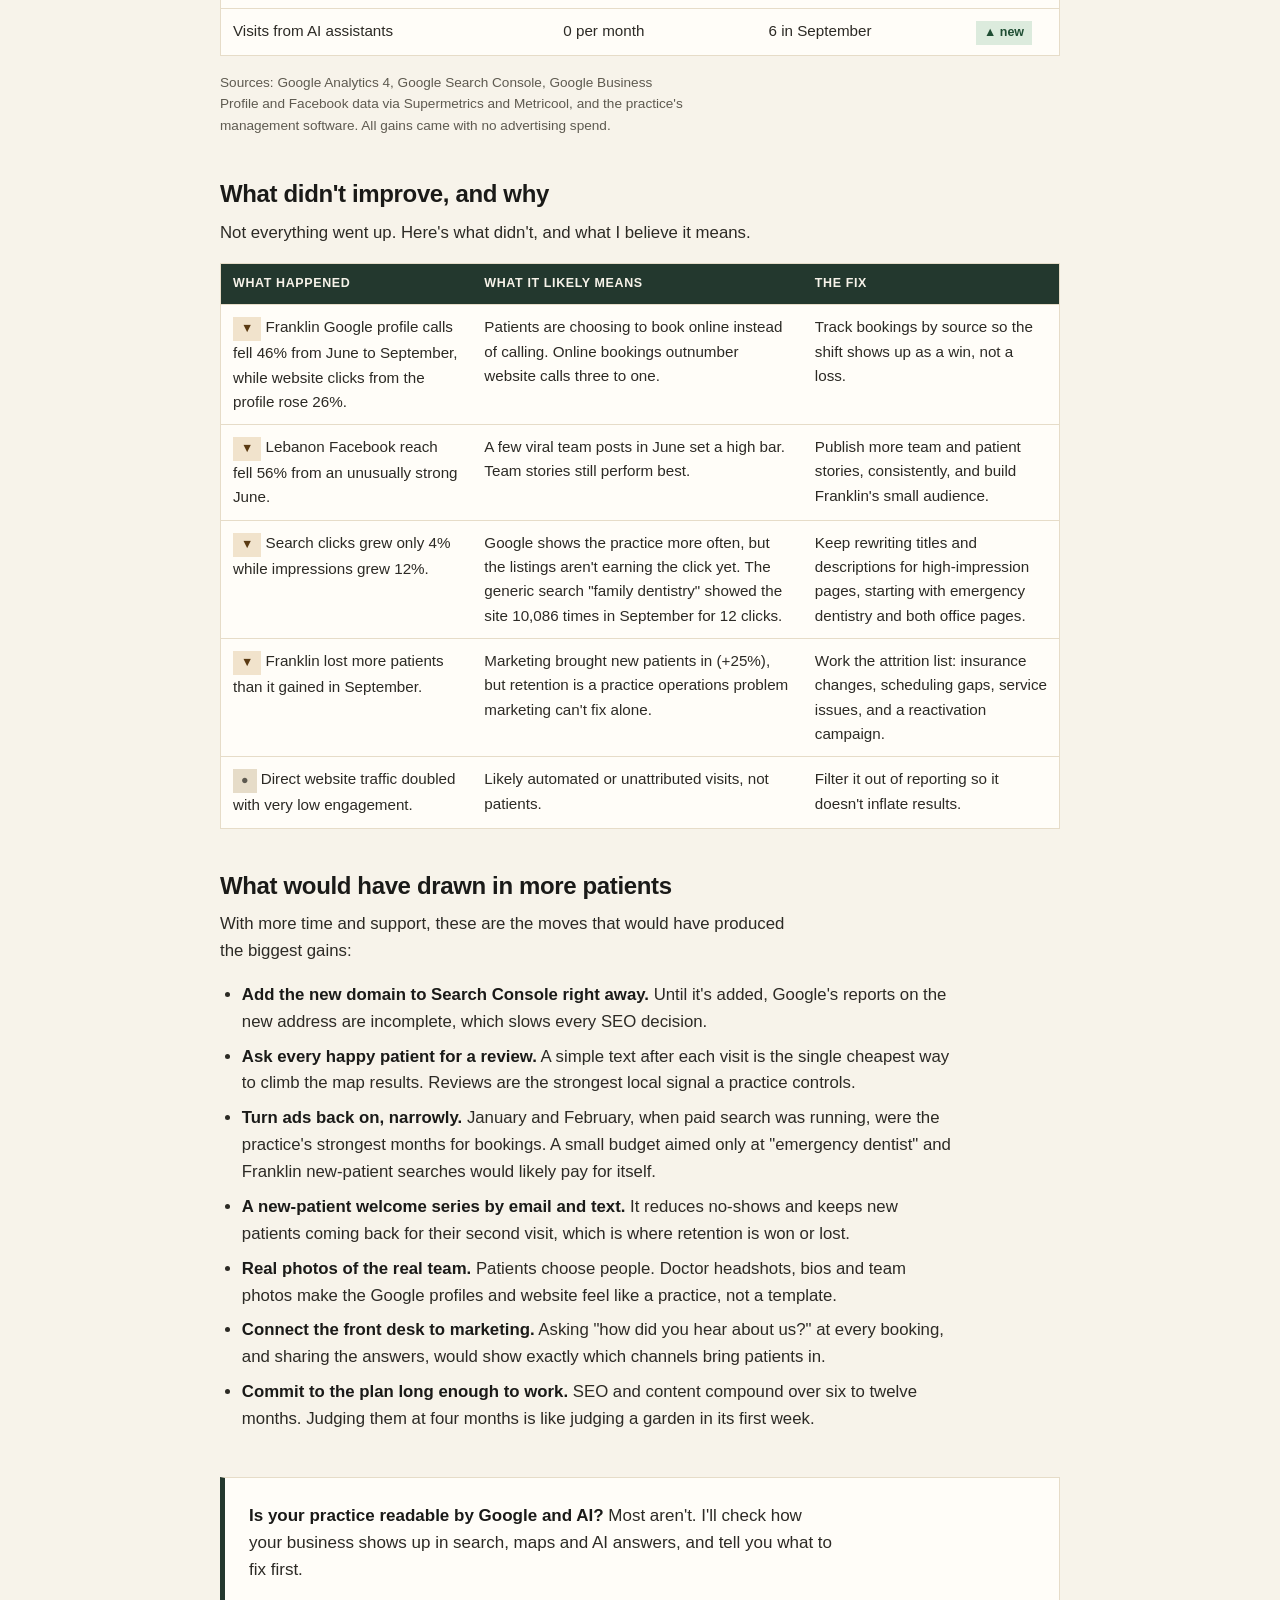
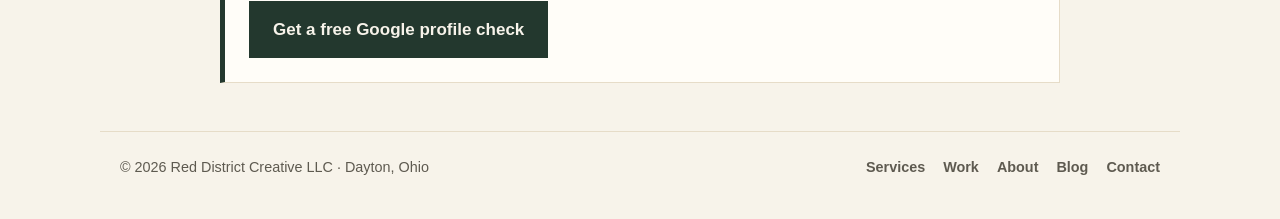
<file: family-dentistry-inc.html>
<!doctype html>
<html lang="en">
<head>
  <meta charset="utf-8">
  <meta name="viewport" content="width=device-width, initial-scale=1">
  <title>Family Dentistry, Inc. Case Study | Red District Creative</title>
  <meta name="description" content="How a two office dental practice got a clean domain move, search-ready pages, AI-ready structured data and real reporting, and grew bookings from Google search 28% with no ad spend.">
  <link rel="canonical" href="https://scollins7100.github.io/RedDistrictCreative/work/family-dentistry-inc.html">
  <link rel="preconnect" href="https://fonts.googleapis.com">
  <link rel="preconnect" href="https://fonts.gstatic.com" crossorigin>
  <link rel="stylesheet" href="https://fonts.googleapis.com/css2?family=Fraunces:opsz,wght@9..144,600&family=Karla:wght@400;500;700&display=swap">
  <link rel="stylesheet" href="../styles.css">
  <script type="application/ld+json">
  {
    "@context": "https://schema.org",
    "@type": "Article",
    "headline": "Family Dentistry, Inc.: building the search and AI foundation for a two office practice",
    "datePublished": "2026-10-13",
    "author": { "@type": "Person", "name": "Stephanie Collins" },
    "publisher": { "@type": "Organization", "name": "Red District Creative LLC" }
  }
  </script>
</head>
<body>
  <header class="site-header">
    <a class="brand" href="../">Red District Creative</a>
    <nav aria-label="Main">
      <a href="../">Home</a>
      <a href="../services.html">Services</a>
      <a href="../about.html">About</a>
      <a href="./" aria-current="page">Work</a>
      <a href="../blog/">Blog</a>
      <a class="nav-cta" href="../contact.html">Contact</a>
    </nav>
  </header>

  <main>
    <article class="post case">
      <header class="post-header">
        <p class="eyebrow"><a href="./">Work</a> · Case study</p>
        <h1>Family Dentistry, Inc.: making a dental practice findable by Google and AI</h1>
        <p class="lede">A two office family dental practice in Lebanon and Franklin, Ohio.</p>
      </header>

      <dl class="facts">
        <div><dt>My role</dt><dd>Marketing Manager</dd></div>
        <div><dt>Timeline</dt><dd>June 2026 to October 2026</dd></div>
        <div><dt>Ad spend</dt><dd>$0 (paid search was paused before I started)</dd></div>
        <div><dt>Channels</dt><dd>Website, SEO, Google profiles, Facebook, print, community</dd></div>
      </dl>

      <ul class="stats">
        <li><strong>+28%</strong><span>bookings and calls from Google search</span></li>
        <li><strong>+14%</strong><span>website key actions vs. the same months last year</span></li>
        <li><strong>+25%</strong><span>new patients, August to September</span></li>
        <li><strong>0 → 6</strong><span>monthly visits from AI assistants</span></li>
      </ul>

      <div class="prose">
        <h2>The short version</h2>
        <p>In four months, I moved the practice to a new domain without losing its search rankings, fixed a branding error that had the web agency's name showing in Google, rewrote the pages patients find in search, rebuilt the Franklin office page around new patients, expanded the structured data that Google and AI tools read, and built the first reporting system that showed the owners what their marketing was doing. Bookings and calls from Google search rose 28%, with no advertising budget.</p>
        <p>Four months is early for search work. These results are the foundation, not the ceiling.</p>

        <h2>How a patient finds a dentist now</h2>
        <p>To understand this work, you have to understand the path a new patient takes. It almost never starts on the practice's website. It starts on Google, and increasingly in an AI answer.</p>
      </div>

      <figure class="flow" aria-label="How a new patient finds and books a dentist">
        <div class="flow-step"><b>The search</b><span>"dentist near me," "emergency dentist Franklin OH," or a question to ChatGPT</span></div>
        <div class="flow-arrow" aria-hidden="true">→</div>
        <div class="flow-step"><b>Google decides</b><span>Reads the Google profile, website, schema, reviews and location</span></div>
        <div class="flow-arrow" aria-hidden="true">→</div>
        <div class="flow-step"><b>The patient compares</b><span>Map results, star ratings, photos, page titles, AI summaries</span></div>
        <div class="flow-arrow" aria-hidden="true">→</div>
        <div class="flow-step"><b>The patient acts</b><span>Calls, books online, gets directions</span></div>
        <div class="flow-arrow loop" aria-hidden="true">↺</div>
        <div class="flow-step accent"><b>Google learns</b><span>Clicks, calls and reviews prove the practice is a good answer</span></div>
      </figure>

      <div class="prose">
        <p>Every step depends on information the practice provides. Google doesn't know a dentist is open Saturdays, accepts new patients, or handles emergencies unless the website and Google Business Profile say so clearly and consistently. If the information is missing or contradicts itself, Google shows someone else.</p>
        <p>AI tools work the same way, only stricter. When someone asks an AI assistant for "a family dentist in Lebanon, Ohio that takes new patients," it builds the answer from sources it can read with confidence: structured data, clear page content and consistent business details. A practice that isn't machine-readable is invisible to those answers. That's why so much of my work at FDI was invisible to the eye and visible to Google.</p>

        <h2>Where FDI started (May 2026)</h2>
      </div>

      <div class="scroll"><table class="data">
        <thead><tr><th>Area</th><th>Before me</th><th>Why it mattered</th></tr></thead>
        <tbody>
          <tr><td>Google search title</td><td>"Top-Rated Dentist in Lebanon, OH &amp; Franklin, OH<b>Studio Eighty Eight</b>"</td><td>The web agency's name was showing in Google next to the practice's name</td></tr>
          <tr><td>Domain</td><td>familydentistryincoh.com, moving to a new domain</td><td>A careless domain move can erase years of search rankings</td></tr>
          <tr><td>Franklin office page</td><td>Generic location page</td><td>Franklin was the office that needed new patients most</td></tr>
          <tr><td>Reporting</td><td>None</td><td>The owners had no way to see what marketing produced</td></tr>
          <tr><td>Paid search</td><td>Stopped in April</td><td>The busiest months of the year had been ad-supported</td></tr>
          <tr><td>Franklin Facebook</td><td>About 100 followers, no posts in June</td><td>No local audience for the newer office</td></tr>
        </tbody>
      </table></div>

      <div class="prose">
        <h2>What I did</h2>

        <h3>1. Moved the domain without losing rankings</h3>
        <p>The practice moved from familydentistryincoh.com to fdiohio.dental. I made sure every old address redirects to its exact matching new page: the Franklin page to the new Franklin page, the services page to the new services page, and so on, rather than dumping everything on the homepage.</p>
        <p><b>Why it connects:</b> Google's rankings are attached to specific addresses. Page-to-page redirects tell Google "this page moved here," so the rankings move with it. Many domain moves lose a large share of their traffic at this step. This one held, and search impressions grew 12% through the move.</p>

        <h3>2. Fixed what patients see in Google</h3>
        <p>I removed the agency's name from the homepage title and rewrote it as "Family Dentistry, Inc. | Family Dentist in Lebanon &amp; Franklin, OH." I rewrote the emergency dentistry page's description for same-day emergency searches.</p>
        <p><b>Why it connects:</b> the title and description are the practice's ad in Google's results, and they cost nothing. They decide whether someone clicks your listing or the one below it.</p>

        <h3>3. Rebuilt the Franklin office page around new patients</h3>
        <p>On September 28, I rebuilt the Franklin page as "Dentist in Franklin, OH 45005," with the street, phone number, the services new patients look for, and a clear path to book online in both the page and its Google description.</p>
        <p><b>Why it connects:</b> Google matches local searches to pages that clearly name the place and the service. "Dentist in Franklin, OH 45005" matches exactly what people type.</p>

        <h3>4. The AI piece: made the practice machine-readable</h3>
        <p>This is the work no one could see, and it may matter most over the next few years.</p>
        <ul>
          <li><b>Expanded the structured data</b> across the site. Schema is code that tells Google and AI tools facts directly: this is a dentist, here are its two addresses, its hours, its services, its ratings, and the cities and state it serves. I added service-area data (cities, state) and images to what was there.</li>
          <li><b>Refreshed articles for AI answers.</b> I updated the practice's articles so they answer patient questions plainly and completely, the format AI Overviews and assistants pull from.</li>
          <li><b>Measured AI traffic for the first time.</b> Visits from AI assistants went from zero before June to 1, 2, 4 and then 6 a month from June through September. Small numbers, but it's a brand new channel, and the practice is now in it.</li>
        </ul>
        <p><b>Why it connects:</b> AI tools don't browse a website the way a person does. They read structured facts and clear answers. A practice that provides them gets recommended. One that doesn't, doesn't get mentioned at all.</p>

        <h3>5. Built a reporting system from nothing</h3>
        <p>I connected Google Analytics 4, Search Console (through Supermetrics), both Google Business Profiles and both Facebook pages (through Metricool), and the practice's own new-patient and attrition data into one monthly dashboard, plus a weekly update to the owners: completed, in progress, waiting on, coming next, and items to watch.</p>
        <p><b>Why it connects:</b> for the first time, marketing activity could be traced to calls, online bookings and new patients. That's how I could see that online bookings (143 in September) now far outnumber calls from the website (46), which changes how the phone numbers should be read.</p>

        <h3>6. Separate strategies for two different offices</h3>
        <p>Lebanon is established, so its content focused on retention, treatment follow-through and new families. Franklin is growing, so its content focused on direct booking, reactivation and introducing the team. I also secured a Lebanon Christmas Parade sponsorship and produced flyers for a Franklin Chamber of Commerce partnership.</p>

        <h2>The results</h2>
      </div>

      <div class="scroll"><table class="data">
        <thead><tr><th>Measure</th><th>Before</th><th>During my work</th><th>Change</th></tr></thead>
        <tbody>
          <tr><td>Bookings and calls from Google search (monthly)</td><td>Mar–May average</td><td>Aug–Sep average</td><td><span class="chip up">▲ +28%</span></td></tr>
          <tr><td>Website key actions</td><td>Jun–Sep 2025</td><td>Jun–Sep 2026</td><td><span class="chip up">▲ +14%</span></td></tr>
          <tr><td>Visits from Google search (monthly)</td><td>Mar–May average</td><td>Jun–Sep average</td><td><span class="chip up">▲ +10%</span></td></tr>
          <tr><td>Times shown in Google search (monthly)</td><td>Mar–May average</td><td>Jun–Sep average</td><td><span class="chip up">▲ +12%</span></td></tr>
          <tr><td>Best search month</td><td colspan="2">August 2026 had the most Google clicks in 13 months of data</td><td><span class="chip up">▲</span></td></tr>
          <tr><td>Visits from social media (monthly)</td><td>Mar–May average</td><td>Aug–Sep average</td><td><span class="chip up">▲ +158%</span></td></tr>
          <tr><td>Lebanon Google profile actions</td><td>June</td><td>September</td><td><span class="chip up">▲ +8%</span></td></tr>
          <tr><td>New patients</td><td>August</td><td>September</td><td><span class="chip up">▲ +25%</span></td></tr>
          <tr><td>Visits from AI assistants</td><td>0 per month</td><td>6 in September</td><td><span class="chip up">▲ new</span></td></tr>
        </tbody>
      </table></div>
      <p class="src">Sources: Google Analytics 4, Google Search Console, Google Business Profile and Facebook data via Supermetrics and Metricool, and the practice's management software. All gains came with no advertising spend.</p>

      <div class="prose">
        <h2>What didn't improve, and why</h2>
        <p>Not everything went up. Here's what didn't, and what I believe it means.</p>
      </div>

      <div class="scroll"><table class="data">
        <thead><tr><th>What happened</th><th>What it likely means</th><th>The fix</th></tr></thead>
        <tbody>
          <tr><td><span class="chip down">▼</span> Franklin Google profile calls fell 46% from June to September, while website clicks from the profile rose 26%.</td><td>Patients are choosing to book online instead of calling. Online bookings outnumber website calls three to one.</td><td>Track bookings by source so the shift shows up as a win, not a loss.</td></tr>
          <tr><td><span class="chip down">▼</span> Lebanon Facebook reach fell 56% from an unusually strong June.</td><td>A few viral team posts in June set a high bar. Team stories still perform best.</td><td>Publish more team and patient stories, consistently, and build Franklin's small audience.</td></tr>
          <tr><td><span class="chip down">▼</span> Search clicks grew only 4% while impressions grew 12%.</td><td>Google shows the practice more often, but the listings aren't earning the click yet. The generic search "family dentistry" showed the site 10,086 times in September for 12 clicks.</td><td>Keep rewriting titles and descriptions for high-impression pages, starting with emergency dentistry and both office pages.</td></tr>
          <tr><td><span class="chip down">▼</span> Franklin lost more patients than it gained in September.</td><td>Marketing brought new patients in (+25%), but retention is a practice operations problem marketing can't fix alone.</td><td>Work the attrition list: insurance changes, scheduling gaps, service issues, and a reactivation campaign.</td></tr>
          <tr><td><span class="chip flat">●</span> Direct website traffic doubled with very low engagement.</td><td>Likely automated or unattributed visits, not patients.</td><td>Filter it out of reporting so it doesn't inflate results.</td></tr>
        </tbody>
      </table></div>

      <div class="prose">
        <h2>What would have drawn in more patients</h2>
        <p>With more time and support, these are the moves that would have produced the biggest gains:</p>
        <ul>
          <li><b>Add the new domain to Search Console right away.</b> Until it's added, Google's reports on the new address are incomplete, which slows every SEO decision.</li>
          <li><b>Ask every happy patient for a review.</b> A simple text after each visit is the single cheapest way to climb the map results. Reviews are the strongest local signal a practice controls.</li>
          <li><b>Turn ads back on, narrowly.</b> January and February, when paid search was running, were the practice's strongest months for bookings. A small budget aimed only at "emergency dentist" and Franklin new-patient searches would likely pay for itself.</li>
          <li><b>A new-patient welcome series by email and text.</b> It reduces no-shows and keeps new patients coming back for their second visit, which is where retention is won or lost.</li>
          <li><b>Real photos of the real team.</b> Patients choose people. Doctor headshots, bios and team photos make the Google profiles and website feel like a practice, not a template.</li>
          <li><b>Connect the front desk to marketing.</b> Asking "how did you hear about us?" at every booking, and sharing the answers, would show exactly which channels bring patients in.</li>
          <li><b>Commit to the plan long enough to work.</b> SEO and content compound over six to twelve months. Judging them at four months is like judging a garden in its first week.</li>
        </ul>
      </div>

      <aside class="author-box" aria-label="Work with me">
        <p><strong>Is your practice readable by Google and AI?</strong> Most aren't. I'll check how your business shows up in search, maps and AI answers, and tell you what to fix first.</p>
        <a class="button" href="../contact.html">Get a free Google profile check</a>
      </aside>
    </article>
  </main>

  <footer class="site-footer">
    <p>© 2026 Red District Creative LLC · Dayton, Ohio</p>
    <nav aria-label="Footer"><a href="../services.html">Services</a> <a href="./">Work</a> <a href="../about.html">About</a> <a href="../blog/">Blog</a> <a href="../contact.html">Contact</a></nav>
  </footer>
</body>
</html>
</file>
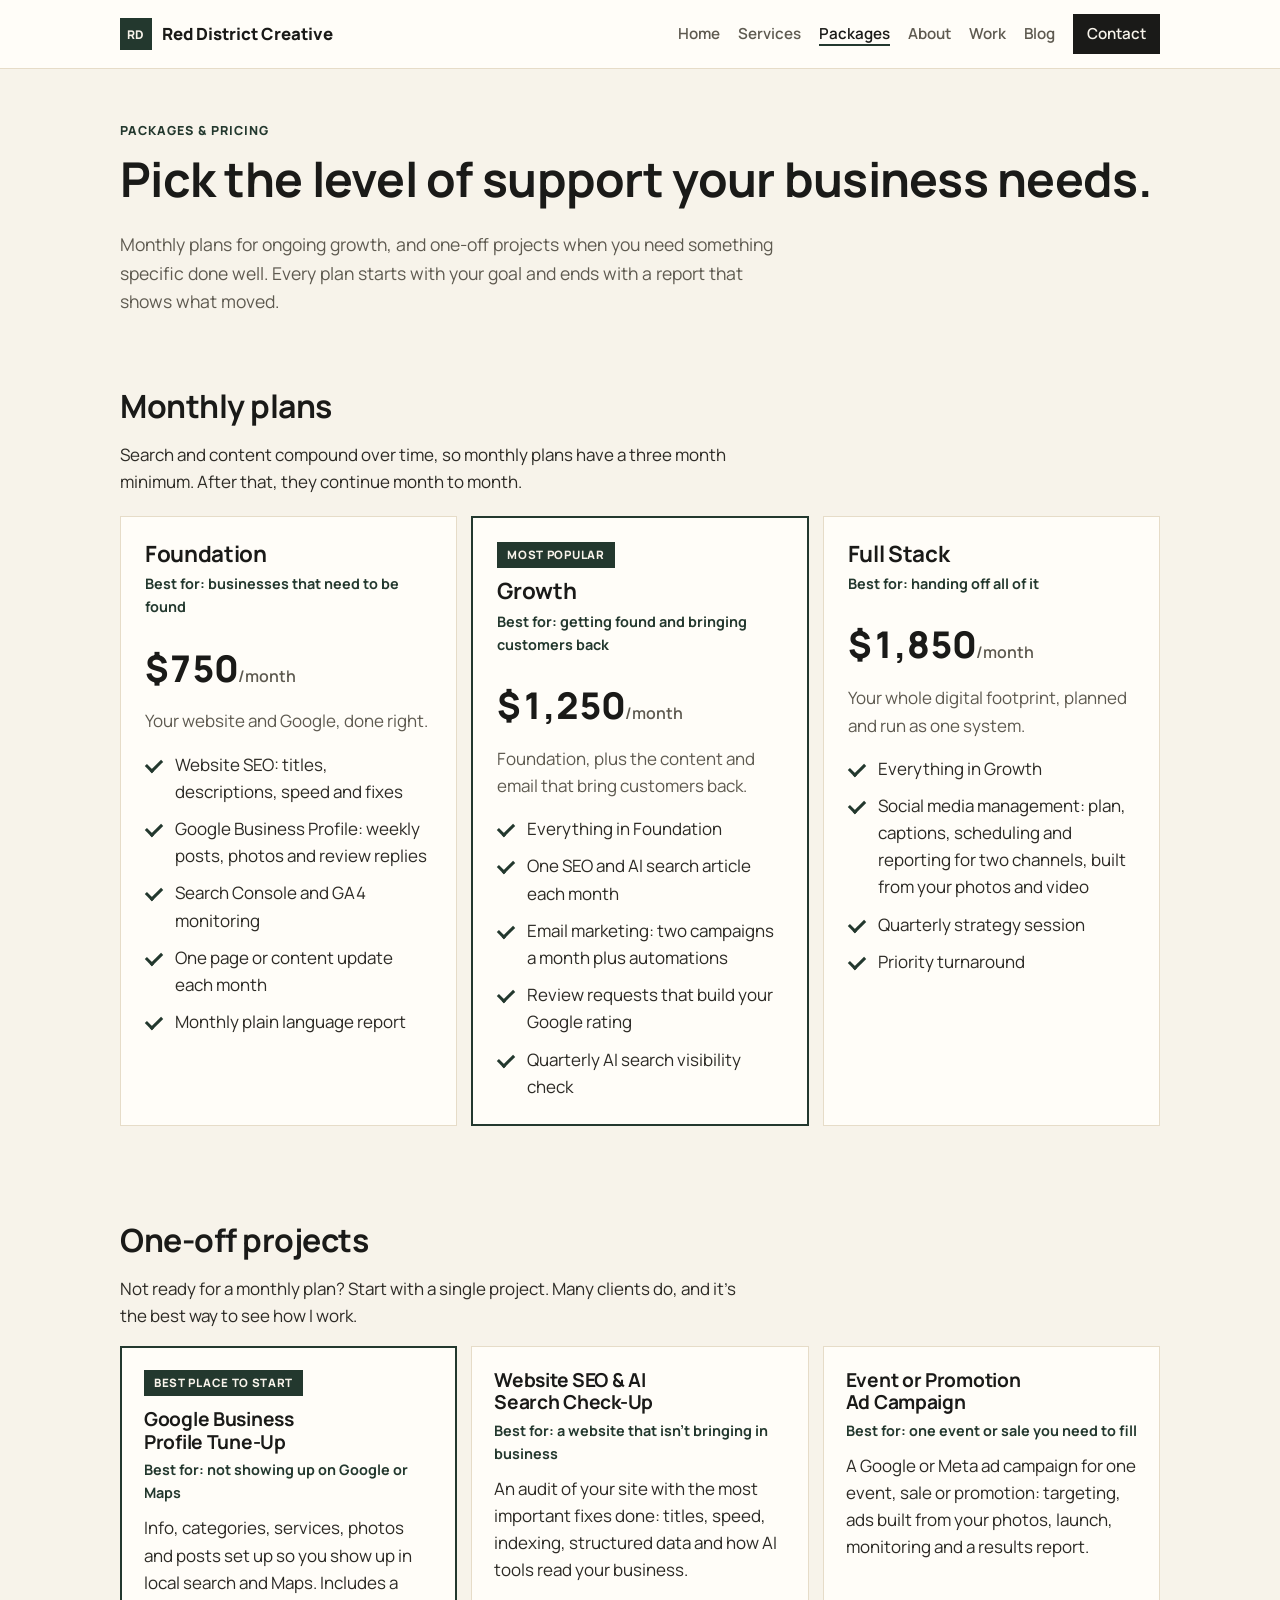
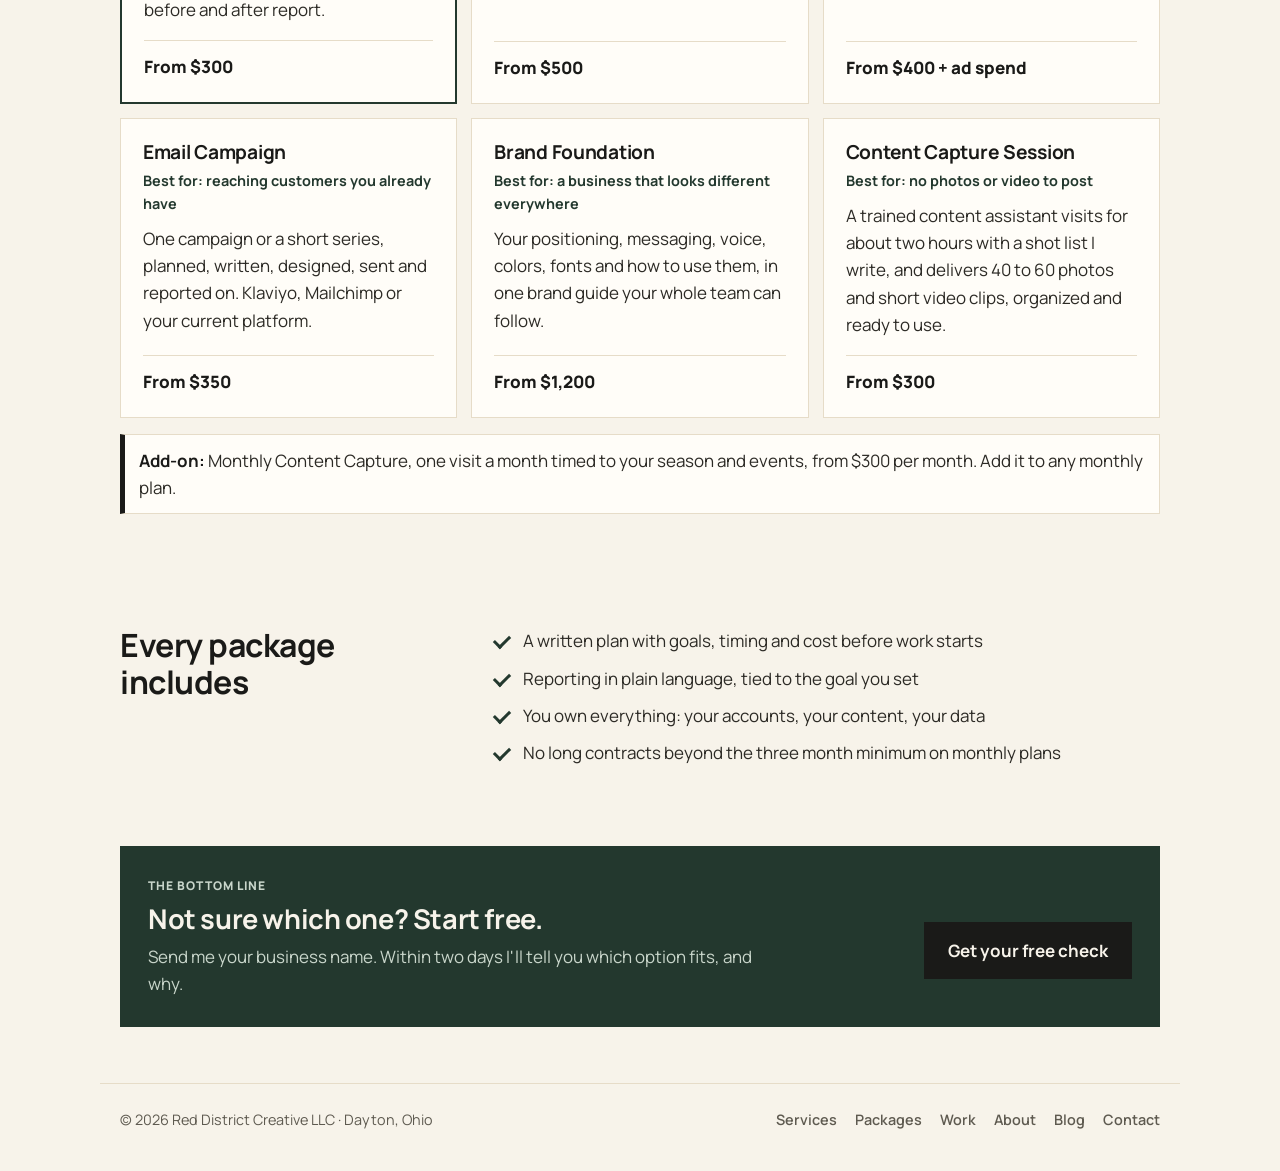
<file: packages.html>
<!doctype html>
<html lang="en">
<head>
  <meta charset="utf-8">
  <meta name="viewport" content="width=device-width, initial-scale=1">
  <title>Packages &amp; Pricing | Red District Creative</title>
  <meta name="description" content="Monthly digital marketing plans and one-off projects for Dayton small businesses: Google profile tune-ups, SEO, event ads, email campaigns and more.">
  <link rel="canonical" href="https://scollins7100.github.io/RedDistrictCreative/packages.html">
  <link rel="icon" href="assets/favicon.svg" type="image/svg+xml">
  <meta property="og:type" content="website">
  <meta property="og:site_name" content="Red District Creative">
  <meta property="og:title" content="Packages &amp; Pricing | Red District Creative">
  <meta property="og:description" content="Monthly digital marketing plans and one-off projects for Dayton small businesses.">
  <meta property="og:url" content="https://scollins7100.github.io/RedDistrictCreative/packages.html">
  <meta property="og:image" content="https://scollins7100.github.io/RedDistrictCreative/assets/share.png">
  <meta property="og:image:alt" content="Red District Creative: marketing that takes things off your plate. Dayton, Ohio.">
  <meta name="twitter:card" content="summary_large_image">
  <link rel="preconnect" href="https://fonts.googleapis.com">
  <link rel="preconnect" href="https://fonts.gstatic.com" crossorigin>
  <link rel="stylesheet" href="https://fonts.googleapis.com/css2?family=Manrope:wght@400;500;600;700;800&display=swap">
  <link rel="stylesheet" href="styles.css">
</head>
<body>
  <header class="site-header">
    <a class="brand" href="./">Red District Creative</a>
    <nav aria-label="Main">
      <a href="./">Home</a>
      <a href="services.html">Services</a>
      <a href="packages.html" aria-current="page">Packages</a>
      <a href="about.html">About</a>
      <a href="work/">Work</a>
      <a href="blog/">Blog</a>
      <a class="nav-cta" href="contact.html">Contact</a>
    </nav>
  </header>

  <main>
    <section class="page-intro">
      <p class="eyebrow">Packages &amp; pricing</p>
      <h1>Pick the level of support your business needs.</h1>
      <p class="lede">Monthly plans for ongoing growth, and one-off projects when you need something specific done well. Every plan starts with your goal and ends with a report that shows what moved.</p>
    </section>

    <!-- MONTHLY PLANS: each tier includes everything in the one before it -->
    <section class="section" aria-labelledby="monthly">
      <h2 id="monthly">Monthly plans</h2>
      <p>Search and content compound over time, so monthly plans have a three month minimum. After that, they continue month to month.</p>
      <div class="tiers">
        <article class="tier">
          <h3>Foundation</h3>
          <p class="best-for">Best for: businesses that need to be found</p>
          <p class="tier-price">$750<span>/month</span></p>
          <p class="tier-for">Your website and Google, done right.</p>
          <ul class="checklist">
            <li>Website SEO: titles, descriptions, speed and fixes</li>
            <li>Google Business Profile: weekly posts, photos and review replies</li>
            <li>Search Console and GA4 monitoring</li>
            <li>One page or content update each month</li>
            <li>Monthly plain language report</li>
          </ul>
        </article>
        <article class="tier featured">
          <p class="tag">Most popular</p>
          <h3>Growth</h3>
          <p class="best-for">Best for: getting found and bringing customers back</p>
          <p class="tier-price">$1,250<span>/month</span></p>
          <p class="tier-for">Foundation, plus the content and email that bring customers back.</p>
          <ul class="checklist">
            <li>Everything in Foundation</li>
            <li>One SEO and AI search article each month</li>
            <li>Email marketing: two campaigns a month plus automations</li>
            <li>Review requests that build your Google rating</li>
            <li>Quarterly AI search visibility check</li>
          </ul>
        </article>
        <article class="tier">
          <h3>Full Stack</h3>
          <p class="best-for">Best for: handing off all of it</p>
          <p class="tier-price">$1,850<span>/month</span></p>
          <p class="tier-for">Your whole digital footprint, planned and run as one system.</p>
          <ul class="checklist">
            <li>Everything in Growth</li>
            <li>Social media management: plan, captions, scheduling and reporting for two channels, built from your photos and video</li>
            <li>Quarterly strategy session</li>
            <li>Priority turnaround</li>
          </ul>
        </article>
      </div>
    </section>

    <!-- ONE-OFF PROJECTS -->
    <section class="section" aria-labelledby="projects">
      <h2 id="projects">One-off projects</h2>
      <p>Not ready for a monthly plan? Start with a single project. Many clients do, and it's the best way to see how I work.</p>
      <div class="cards">
        <article class="card featured">
          <p class="tag">Best place to start</p>
          <h3>Google Business Profile Tune-Up</h3>
          <p class="best-for">Best for: not showing up on Google or Maps</p>
          <p>Info, categories, services, photos and posts set up so you show up in local search and Maps. Includes a before and after report.</p>
          <p class="price">From $300</p>
        </article>
        <article class="card">
          <h3>Website SEO &amp; AI Search Check-Up</h3>
          <p class="best-for">Best for: a website that isn't bringing in business</p>
          <p>An audit of your site with the most important fixes done: titles, speed, indexing, structured data and how AI tools read your business.</p>
          <p class="price">From $500</p>
        </article>
        <article class="card">
          <h3>Event or Promotion Ad Campaign</h3>
          <p class="best-for">Best for: one event or sale you need to fill</p>
          <p>A Google or Meta ad campaign for one event, sale or promotion: targeting, ads built from your photos, launch, monitoring and a results report.</p>
          <p class="price">From $400 + ad spend</p>
        </article>
        <article class="card">
          <h3>Email Campaign</h3>
          <p class="best-for">Best for: reaching customers you already have</p>
          <p>One campaign or a short series, planned, written, designed, sent and reported on. Klaviyo, Mailchimp or your current platform.</p>
          <p class="price">From $350</p>
        </article>
        <article class="card">
          <h3>Brand Foundation</h3>
          <p class="best-for">Best for: a business that looks different everywhere</p>
          <p>Your positioning, messaging, voice, colors, fonts and how to use them, in one brand guide your whole team can follow.</p>
          <p class="price">From $1,200</p>
        </article>
        <article class="card">
          <h3>Content Capture Session</h3>
          <p class="best-for">Best for: no photos or video to post</p>
          <p>A trained content assistant visits for about two hours with a shot list I write, and delivers 40 to 60 photos and short video clips, organized and ready to use.</p>
          <p class="price">From $300</p>
        </article>
      </div>
      <p class="note-line"><b>Add-on:</b> Monthly Content Capture, one visit a month timed to your season and events, from $300 per month. Add it to any monthly plan.</p>
    </section>

    <section class="section split" aria-labelledby="included">
      <div><h2 id="included">Every package includes</h2></div>
      <ul class="checklist">
        <li>A written plan with goals, timing and cost before work starts</li>
        <li>Reporting in plain language, tied to the goal you set</li>
        <li>You own everything: your accounts, your content, your data</li>
        <li>No long contracts beyond the three month minimum on monthly plans</li>
      </ul>
    </section>

    <section class="section contact-band" aria-labelledby="cta-title">
      <h2 id="cta-title">Not sure which one? Start free.</h2>
      <p>Send me your business name. Within two days I'll tell you which option fits, and why.</p>
      <a class="button" href="contact.html">Get your free check</a>
    </section>
  </main>

  <footer class="site-footer">
    <p>© 2026 Red District Creative LLC · Dayton, Ohio</p>
    <nav aria-label="Footer"><a href="services.html">Services</a> <a href="packages.html">Packages</a> <a href="work/">Work</a> <a href="about.html">About</a> <a href="blog/">Blog</a> <a href="contact.html">Contact</a></nav>
  </footer>
</body>
</html>
</file>
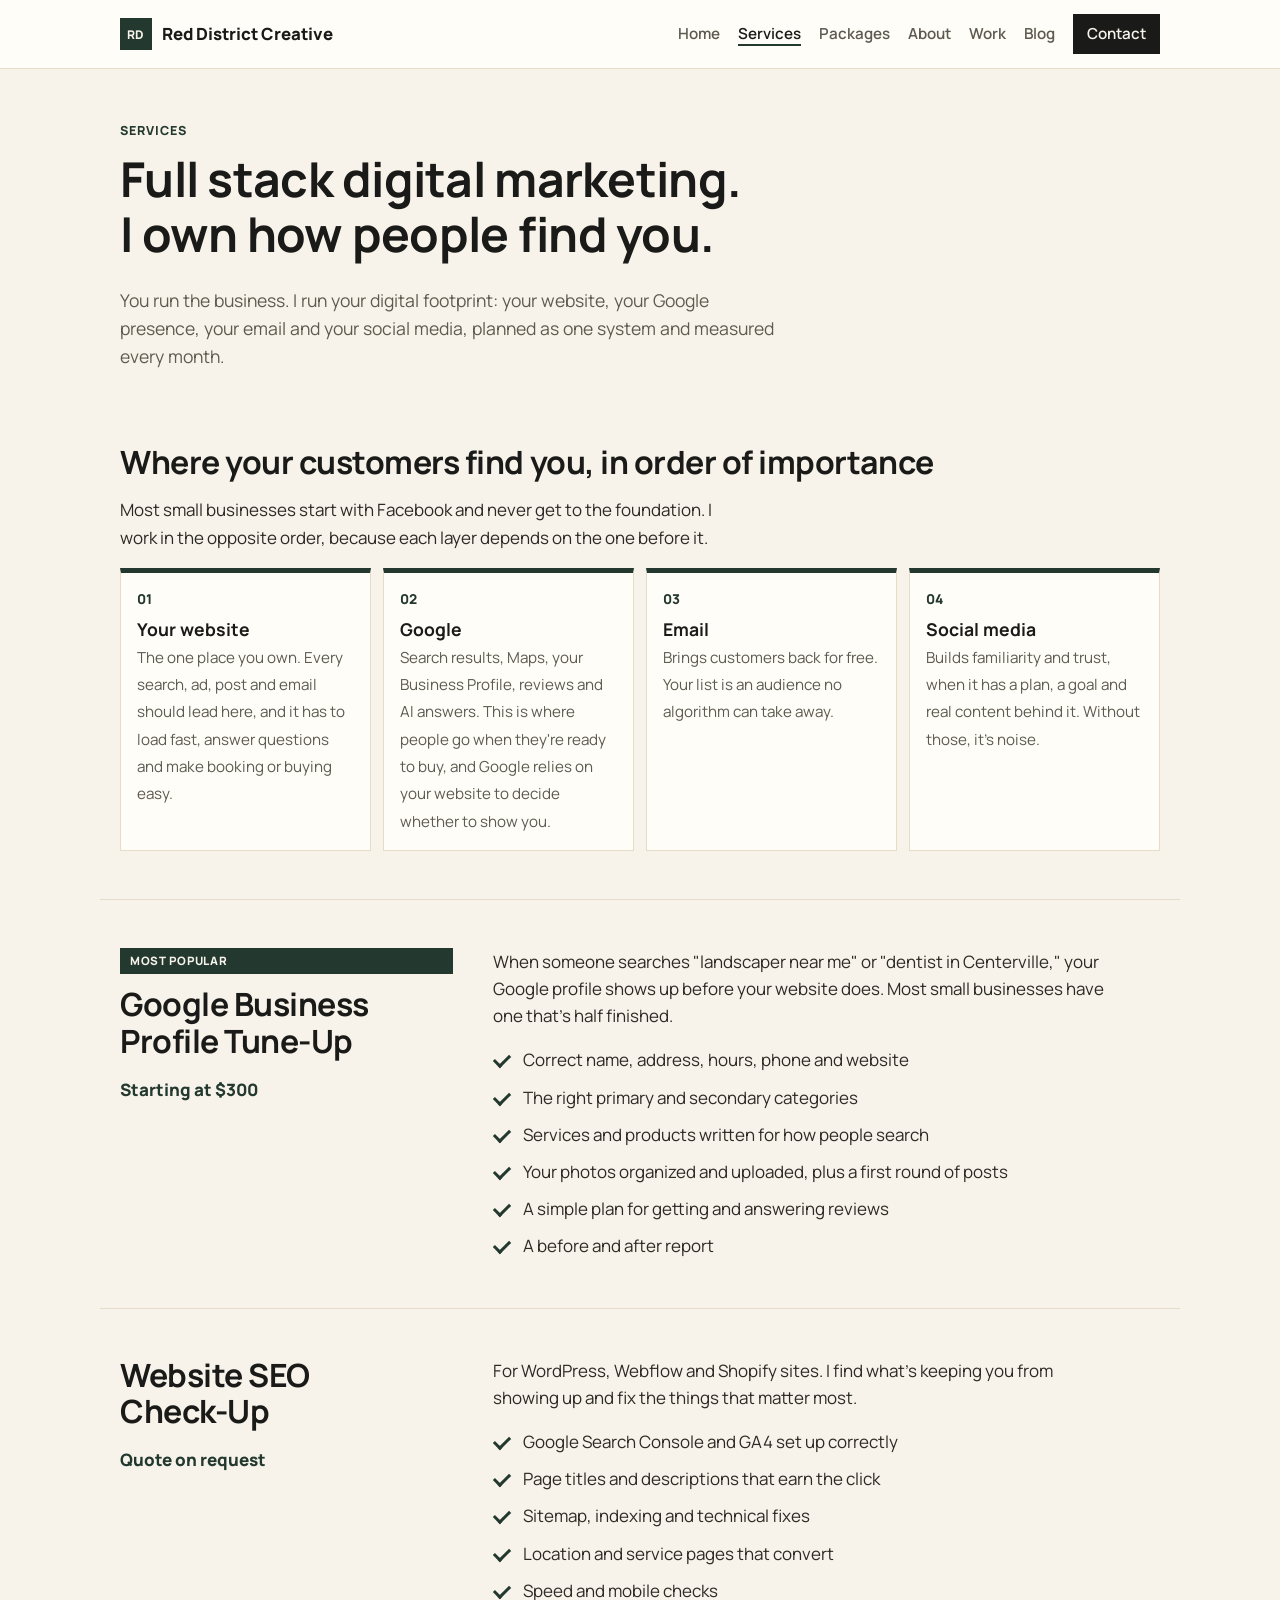
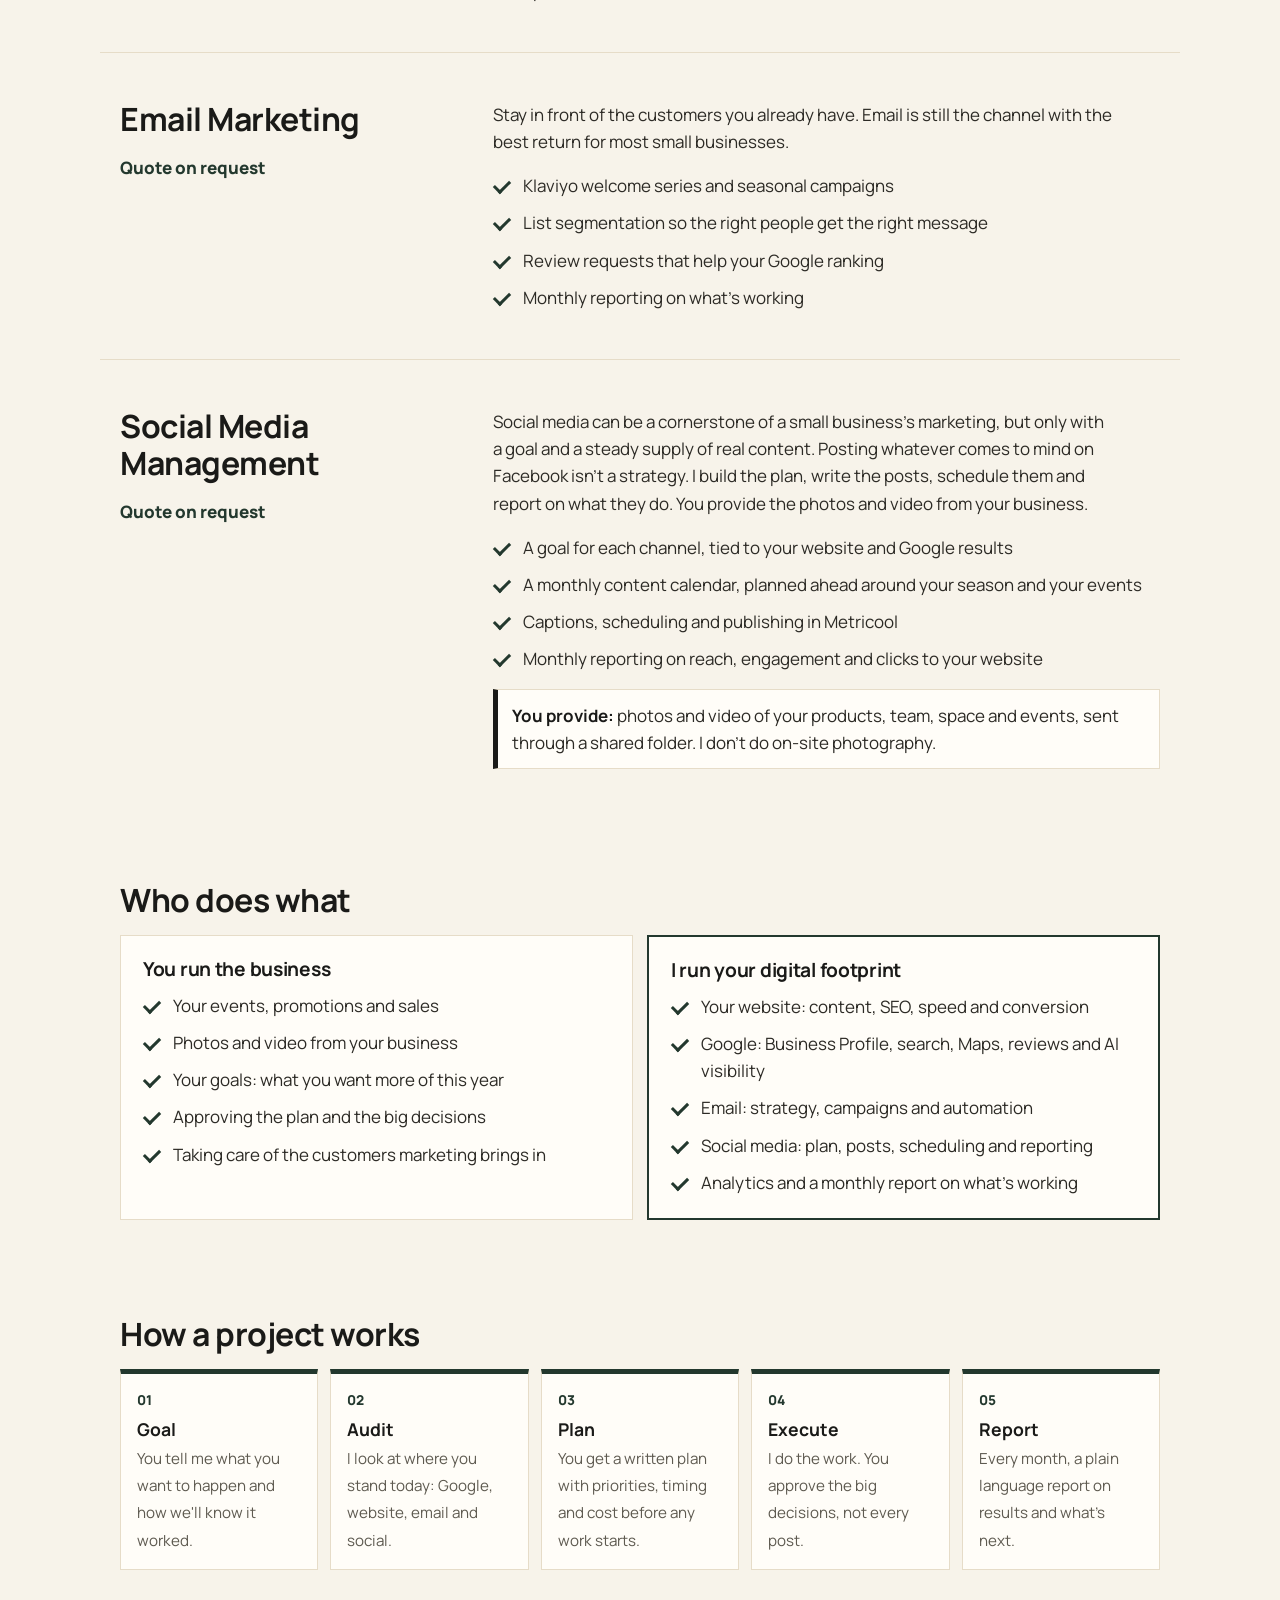
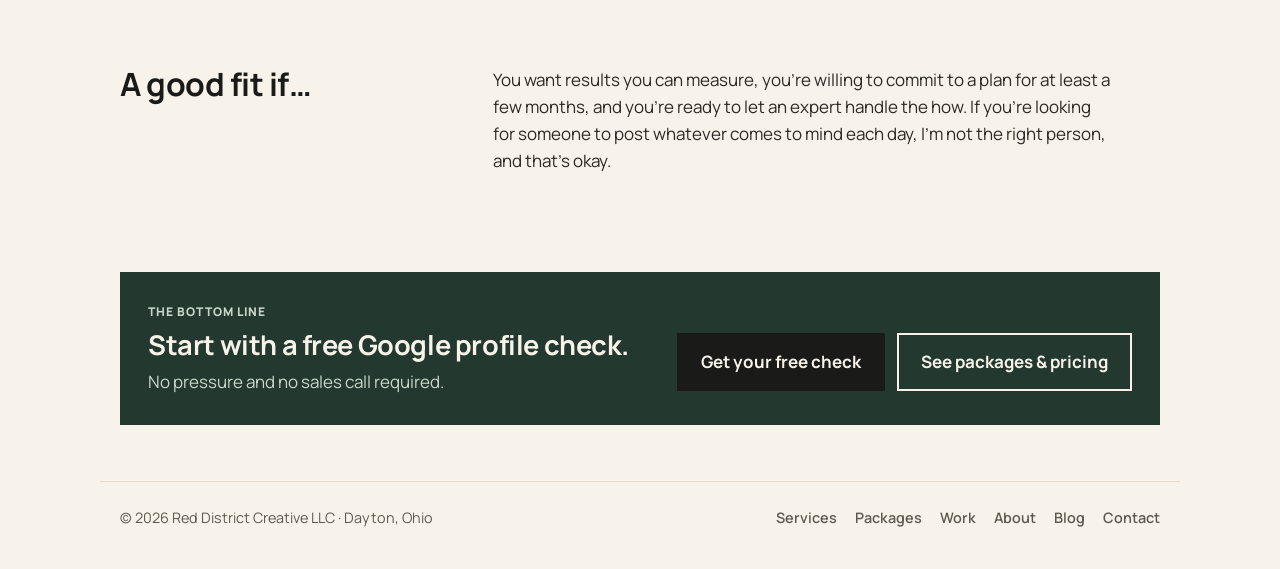
<file: services.html>
<!doctype html>
<html lang="en">
<head>
  <meta charset="utf-8">
  <meta name="viewport" content="width=device-width, initial-scale=1">
  <title>Services | Red District Creative, Dayton OH</title>
  <meta name="description" content="Google Business Profile tune-ups, website SEO, email marketing and social media planning for Dayton small businesses. Clear plans, monthly reporting.">
  <link rel="canonical" href="https://scollins7100.github.io/RedDistrictCreative/services.html">
  <link rel="icon" href="assets/favicon.svg" type="image/svg+xml">
  <!-- Social sharing: controls the preview card on Facebook, LinkedIn, texts and Slack -->
  <meta property="og:type" content="website">
  <meta property="og:site_name" content="Red District Creative">
  <meta property="og:title" content="Services | Red District Creative, Dayton OH">
  <meta property="og:description" content="Google Business Profile tune-ups, website SEO, email marketing and social media planning for Dayton small businesses. Clear plans, monthly reporting.">
  <meta property="og:url" content="https://scollins7100.github.io/RedDistrictCreative/services.html">
  <meta property="og:image" content="https://scollins7100.github.io/RedDistrictCreative/assets/share.png">
  <meta property="og:image:alt" content="Red District Creative: marketing that takes things off your plate. Dayton, Ohio.">
  <meta name="twitter:card" content="summary_large_image">
  <link rel="preconnect" href="https://fonts.googleapis.com">
  <link rel="preconnect" href="https://fonts.gstatic.com" crossorigin>
  <link rel="stylesheet" href="https://fonts.googleapis.com/css2?family=Manrope:wght@400;500;600;700;800&display=swap">
  <link rel="stylesheet" href="styles.css">
</head>
<body>
  <header class="site-header">
    <a class="brand" href="./">Red District Creative</a>
    <nav aria-label="Main">
      <a href="./">Home</a>
      <a href="services.html" aria-current="page">Services</a>
      <a href="packages.html">Packages</a>
      <a href="about.html">About</a>
      <a href="work/">Work</a>
      <a href="blog/">Blog</a>
      <a class="nav-cta" href="contact.html">Contact</a>
    </nav>
  </header>

  <main>
    <section class="page-intro">
      <p class="eyebrow">Services</p>
      <h1>Full stack digital marketing. I own how people find you.</h1>
      <p class="lede">You run the business. I run your digital footprint: your website, your Google presence, your email and your social media, planned as one system and measured every month.</p>
    </section>

    <!-- Priority order is real information here, so the numbered steps style fits -->
    <section class="section" aria-labelledby="stack">
      <h2 id="stack">Where your customers find you, in order of importance</h2>
      <p>Most small businesses start with Facebook and never get to the foundation. I work in the opposite order, because each layer depends on the one before it.</p>
      <ol class="steps">
        <li><strong>Your website</strong><span>The one place you own. Every search, ad, post and email should lead here, and it has to load fast, answer questions and make booking or buying easy.</span></li>
        <li><strong>Google</strong><span>Search results, Maps, your Business Profile, reviews and AI answers. This is where people go when they're ready to buy, and Google relies on your website to decide whether to show you.</span></li>
        <li><strong>Email</strong><span>Brings customers back for free. Your list is an audience no algorithm can take away.</span></li>
        <li><strong>Social media</strong><span>Builds familiarity and trust, when it has a plan, a goal and real content behind it. Without those, it's noise.</span></li>
      </ol>
    </section>

    <section class="section service-detail" aria-labelledby="gbp">
      <div>
        <p class="tag">Most popular</p>
        <h2 id="gbp">Google Business Profile Tune-Up</h2>
        <p class="price">Starting at $300</p>
      </div>
      <div>
        <p>When someone searches "landscaper near me" or "dentist in Centerville," your Google profile shows up before your website does. Most small businesses have one that's half finished.</p>
        <ul class="checklist">
          <li>Correct name, address, hours, phone and website</li>
          <li>The right primary and secondary categories</li>
          <li>Services and products written for how people search</li>
          <li>Your photos organized and uploaded, plus a first round of posts</li>
          <li>A simple plan for getting and answering reviews</li>
          <li>A before and after report</li>
        </ul>
      </div>
    </section>

    <section class="section service-detail" aria-labelledby="seo">
      <div>
        <h2 id="seo">Website SEO Check-Up</h2>
        <p class="price">Quote on request</p>
      </div>
      <div>
        <p>For WordPress, Webflow and Shopify sites. I find what's keeping you from showing up and fix the things that matter most.</p>
        <ul class="checklist">
          <li>Google Search Console and GA4 set up correctly</li>
          <li>Page titles and descriptions that earn the click</li>
          <li>Sitemap, indexing and technical fixes</li>
          <li>Location and service pages that convert</li>
          <li>Speed and mobile checks</li>
        </ul>
      </div>
    </section>

    <section class="section service-detail" aria-labelledby="email">
      <div>
        <h2 id="email">Email Marketing</h2>
        <p class="price">Quote on request</p>
      </div>
      <div>
        <p>Stay in front of the customers you already have. Email is still the channel with the best return for most small businesses.</p>
        <ul class="checklist">
          <li>Klaviyo welcome series and seasonal campaigns</li>
          <li>List segmentation so the right people get the right message</li>
          <li>Review requests that help your Google ranking</li>
          <li>Monthly reporting on what's working</li>
        </ul>
      </div>
    </section>

    <section class="section service-detail" aria-labelledby="social">
      <div>
        <h2 id="social">Social Media Management</h2>
        <p class="price">Quote on request</p>
      </div>
      <div>
        <p>Social media can be a cornerstone of a small business's marketing, but only with a goal and a steady supply of real content. Posting whatever comes to mind on Facebook isn't a strategy. I build the plan, write the posts, schedule them and report on what they do. You provide the photos and video from your business.</p>
        <ul class="checklist">
          <li>A goal for each channel, tied to your website and Google results</li>
          <li>A monthly content calendar, planned ahead around your season and your events</li>
          <li>Captions, scheduling and publishing in Metricool</li>
          <li>Monthly reporting on reach, engagement and clicks to your website</li>
        </ul>
        <p class="note-line"><b>You provide:</b> photos and video of your products, team, space and events, sent through a shared folder. I don't do on-site photography.</p>
      </div>
    </section>

    <!-- Clear division of responsibility, shown side by side -->
    <section class="section" aria-labelledby="roles">
      <h2 id="roles">Who does what</h2>
      <div class="roles">
        <div class="role">
          <h3>You run the business</h3>
          <ul class="checklist">
            <li>Your events, promotions and sales</li>
            <li>Photos and video from your business</li>
            <li>Your goals: what you want more of this year</li>
            <li>Approving the plan and the big decisions</li>
            <li>Taking care of the customers marketing brings in</li>
          </ul>
        </div>
        <div class="role mine">
          <h3>I run your digital footprint</h3>
          <ul class="checklist">
            <li>Your website: content, SEO, speed and conversion</li>
            <li>Google: Business Profile, search, Maps, reviews and AI visibility</li>
            <li>Email: strategy, campaigns and automation</li>
            <li>Social media: plan, posts, scheduling and reporting</li>
            <li>Analytics and a monthly report on what's working</li>
          </ul>
        </div>
      </div>
    </section>

    <!-- A real sequence, so numbered steps make sense here -->
    <section class="section" aria-labelledby="process">
      <h2 id="process">How a project works</h2>
      <ol class="steps">
        <li><strong>Goal</strong><span>You tell me what you want to happen and how we'll know it worked.</span></li>
        <li><strong>Audit</strong><span>I look at where you stand today: Google, website, email and social.</span></li>
        <li><strong>Plan</strong><span>You get a written plan with priorities, timing and cost before any work starts.</span></li>
        <li><strong>Execute</strong><span>I do the work. You approve the big decisions, not every post.</span></li>
        <li><strong>Report</strong><span>Every month, a plain language report on results and what's next.</span></li>
      </ol>
    </section>

    <section class="section split" aria-labelledby="fit">
      <div><h2 id="fit">A good fit if…</h2></div>
      <div>
        <p>You want results you can measure, you're willing to commit to a plan for at least a few months, and you're ready to let an expert handle the how. If you're looking for someone to post whatever comes to mind each day, I'm not the right person, and that's okay.</p>
      </div>
    </section>

    <section class="section contact-band" aria-labelledby="cta-title">
      <h2 id="cta-title">Start with a free Google profile check.</h2>
      <p>No pressure and no sales call required.</p>
      <div class="hero-actions">
        <a class="button" href="contact.html">Get your free check</a>
        <a class="button button-quiet" href="packages.html">See packages &amp; pricing</a>
      </div>
    </section>
  </main>

  <footer class="site-footer">
    <p>© 2026 Red District Creative LLC · Dayton, Ohio</p>
    <nav aria-label="Footer"><a href="services.html">Services</a> <a href="packages.html">Packages</a> <a href="work/">Work</a> <a href="about.html">About</a> <a href="blog/">Blog</a> <a href="contact.html">Contact</a></nav>
  </footer>
</body>
</html>
</file>
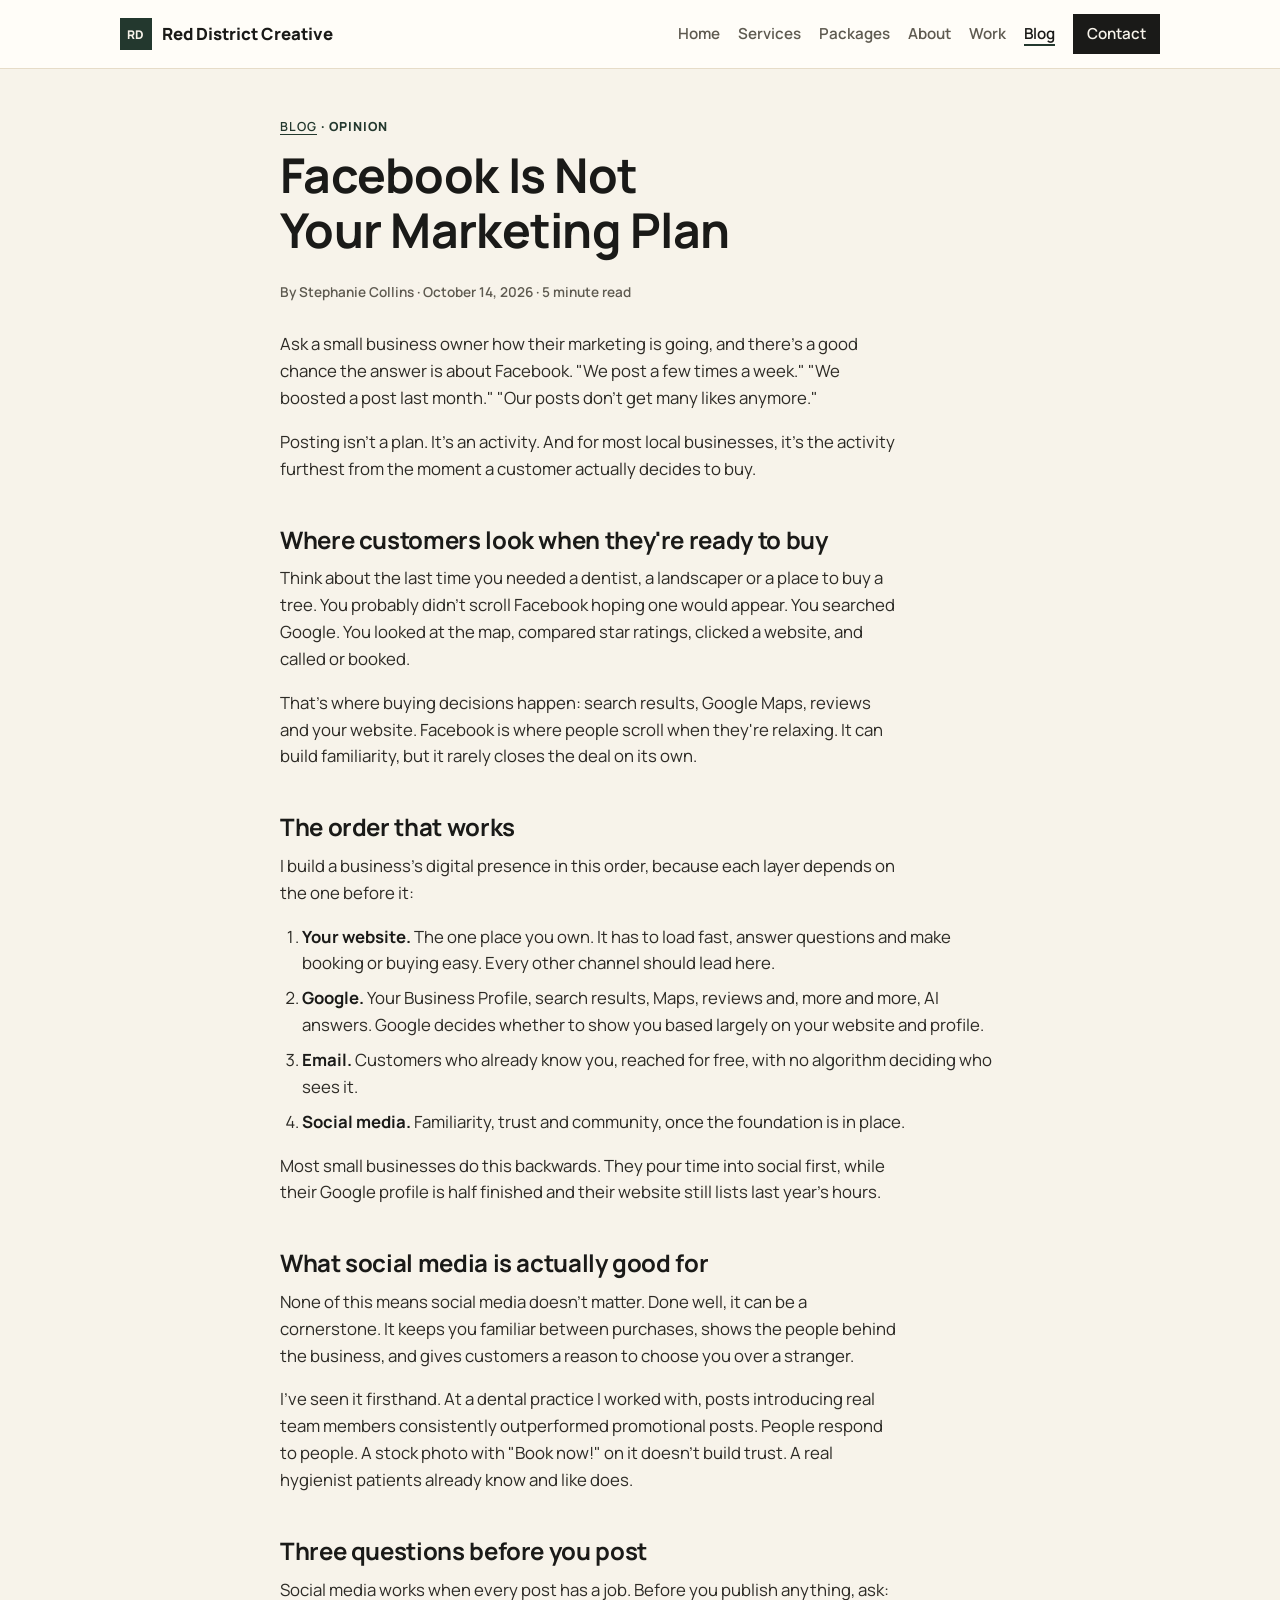
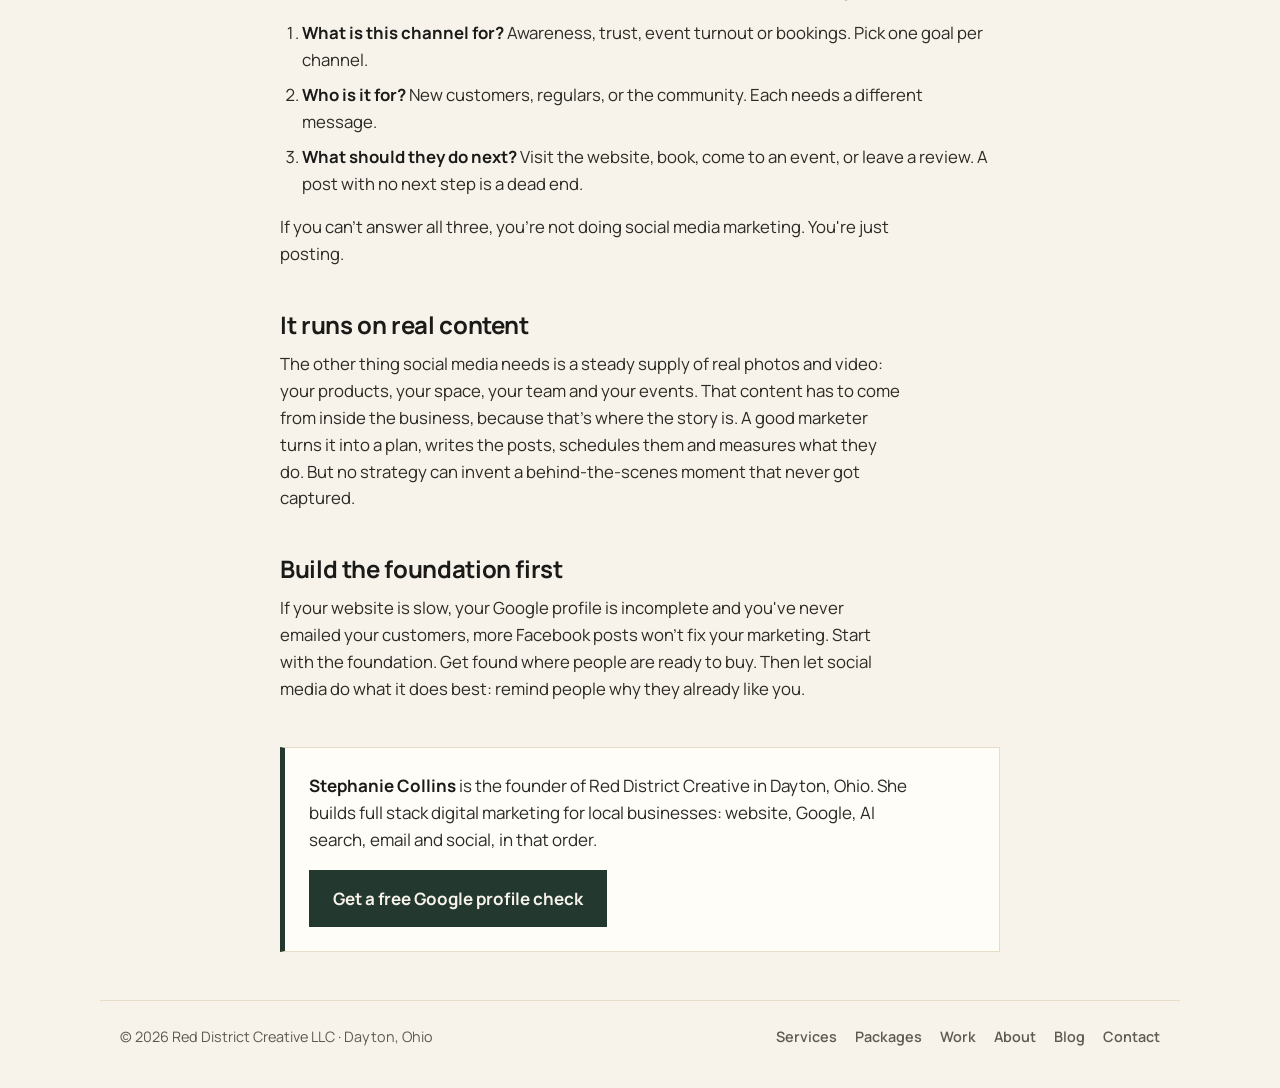
<file: blog/facebook-is-not-your-marketing-plan.html>
<!doctype html>
<html lang="en">
<head>
  <meta charset="utf-8">
  <meta name="viewport" content="width=device-width, initial-scale=1">
  <title>Facebook Is Not Your Marketing Plan | Red District Creative</title>
  <meta name="description" content="Posting on Facebook feels like marketing, but customers ready to buy look on Google. Here is the order that works: website, Google, email, then social.">
  <link rel="canonical" href="https://scollins7100.github.io/RedDistrictCreative/blog/facebook-is-not-your-marketing-plan.html">
  <link rel="icon" href="../assets/favicon.svg" type="image/svg+xml">
  <meta property="og:type" content="article">
  <meta property="og:site_name" content="Red District Creative">
  <meta property="og:title" content="Facebook Is Not Your Marketing Plan | Red District Creative">
  <meta property="og:description" content="Posting on Facebook feels like marketing, but customers ready to buy look on Google. Here is the order that works.">
  <meta property="og:url" content="https://scollins7100.github.io/RedDistrictCreative/blog/facebook-is-not-your-marketing-plan.html">
  <meta property="og:image" content="https://scollins7100.github.io/RedDistrictCreative/assets/share.png">
  <meta property="og:image:alt" content="Red District Creative: marketing that takes things off your plate. Dayton, Ohio.">
  <meta name="twitter:card" content="summary_large_image">
  <link rel="preconnect" href="https://fonts.googleapis.com">
  <link rel="preconnect" href="https://fonts.gstatic.com" crossorigin>
  <link rel="stylesheet" href="https://fonts.googleapis.com/css2?family=Manrope:wght@400;500;600;700;800&display=swap">
  <link rel="stylesheet" href="../styles.css">
  <script type="application/ld+json">
  {
    "@context": "https://schema.org",
    "@type": "BlogPosting",
    "headline": "Facebook Is Not Your Marketing Plan",
    "datePublished": "2026-10-14",
    "author": { "@type": "Person", "name": "Stephanie Collins" },
    "publisher": { "@type": "Organization", "name": "Red District Creative LLC" },
    "mainEntityOfPage": "https://scollins7100.github.io/RedDistrictCreative/blog/facebook-is-not-your-marketing-plan.html"
  }
  </script>
</head>
<body>
  <header class="site-header">
    <a class="brand" href="../">Red District Creative</a>
    <nav aria-label="Main">
      <a href="../">Home</a>
      <a href="../services.html">Services</a>
      <a href="../packages.html">Packages</a>
      <a href="../about.html">About</a>
      <a href="../work/">Work</a>
      <a href="./" aria-current="page">Blog</a>
      <a class="nav-cta" href="../contact.html">Contact</a>
    </nav>
  </header>

  <main>
    <article class="post">
      <header class="post-header">
        <p class="eyebrow"><a href="./">Blog</a> · Opinion</p>
        <h1>Facebook Is Not Your Marketing Plan</h1>
        <p class="post-meta">By Stephanie Collins · October 14, 2026 · 5 minute read</p>
      </header>

      <div class="prose">
        <p>Ask a small business owner how their marketing is going, and there's a good chance the answer is about Facebook. "We post a few times a week." "We boosted a post last month." "Our posts don't get many likes anymore."</p>
        <p>Posting isn't a plan. It's an activity. And for most local businesses, it's the activity furthest from the moment a customer actually decides to buy.</p>

        <h2>Where customers look when they're ready to buy</h2>
        <p>Think about the last time you needed a dentist, a landscaper or a place to buy a tree. You probably didn't scroll Facebook hoping one would appear. You searched Google. You looked at the map, compared star ratings, clicked a website, and called or booked.</p>
        <p>That's where buying decisions happen: search results, Google Maps, reviews and your website. Facebook is where people scroll when they're relaxing. It can build familiarity, but it rarely closes the deal on its own.</p>

        <h2>The order that works</h2>
        <p>I build a business's digital presence in this order, because each layer depends on the one before it:</p>
        <ol>
          <li><b>Your website.</b> The one place you own. It has to load fast, answer questions and make booking or buying easy. Every other channel should lead here.</li>
          <li><b>Google.</b> Your Business Profile, search results, Maps, reviews and, more and more, AI answers. Google decides whether to show you based largely on your website and profile.</li>
          <li><b>Email.</b> Customers who already know you, reached for free, with no algorithm deciding who sees it.</li>
          <li><b>Social media.</b> Familiarity, trust and community, once the foundation is in place.</li>
        </ol>
        <p>Most small businesses do this backwards. They pour time into social first, while their Google profile is half finished and their website still lists last year's hours.</p>

        <h2>What social media is actually good for</h2>
        <p>None of this means social media doesn't matter. Done well, it can be a cornerstone. It keeps you familiar between purchases, shows the people behind the business, and gives customers a reason to choose you over a stranger.</p>
        <p>I've seen it firsthand. At a dental practice I worked with, posts introducing real team members consistently outperformed promotional posts. People respond to people. A stock photo with "Book now!" on it doesn't build trust. A real hygienist patients already know and like does.</p>

        <h2>Three questions before you post</h2>
        <p>Social media works when every post has a job. Before you publish anything, ask:</p>
        <ol>
          <li><b>What is this channel for?</b> Awareness, trust, event turnout or bookings. Pick one goal per channel.</li>
          <li><b>Who is it for?</b> New customers, regulars, or the community. Each needs a different message.</li>
          <li><b>What should they do next?</b> Visit the website, book, come to an event, or leave a review. A post with no next step is a dead end.</li>
        </ol>
        <p>If you can't answer all three, you're not doing social media marketing. You're just posting.</p>

        <h2>It runs on real content</h2>
        <p>The other thing social media needs is a steady supply of real photos and video: your products, your space, your team and your events. That content has to come from inside the business, because that's where the story is. A good marketer turns it into a plan, writes the posts, schedules them and measures what they do. But no strategy can invent a behind-the-scenes moment that never got captured.</p>

        <h2>Build the foundation first</h2>
        <p>If your website is slow, your Google profile is incomplete and you've never emailed your customers, more Facebook posts won't fix your marketing. Start with the foundation. Get found where people are ready to buy. Then let social media do what it does best: remind people why they already like you.</p>
      </div>

      <aside class="author-box" aria-label="About the author">
        <p><strong>Stephanie Collins</strong> is the founder of Red District Creative in Dayton, Ohio. She builds full stack digital marketing for local businesses: website, Google, AI search, email and social, in that order.</p>
        <a class="button" href="../contact.html">Get a free Google profile check</a>
      </aside>
    </article>
  </main>

  <footer class="site-footer">
    <p>© 2026 Red District Creative LLC · Dayton, Ohio</p>
    <nav aria-label="Footer"><a href="../services.html">Services</a> <a href="../packages.html">Packages</a> <a href="../work/">Work</a> <a href="../about.html">About</a> <a href="./">Blog</a> <a href="../contact.html">Contact</a></nav>
  </footer>
</body>
</html>
</file>
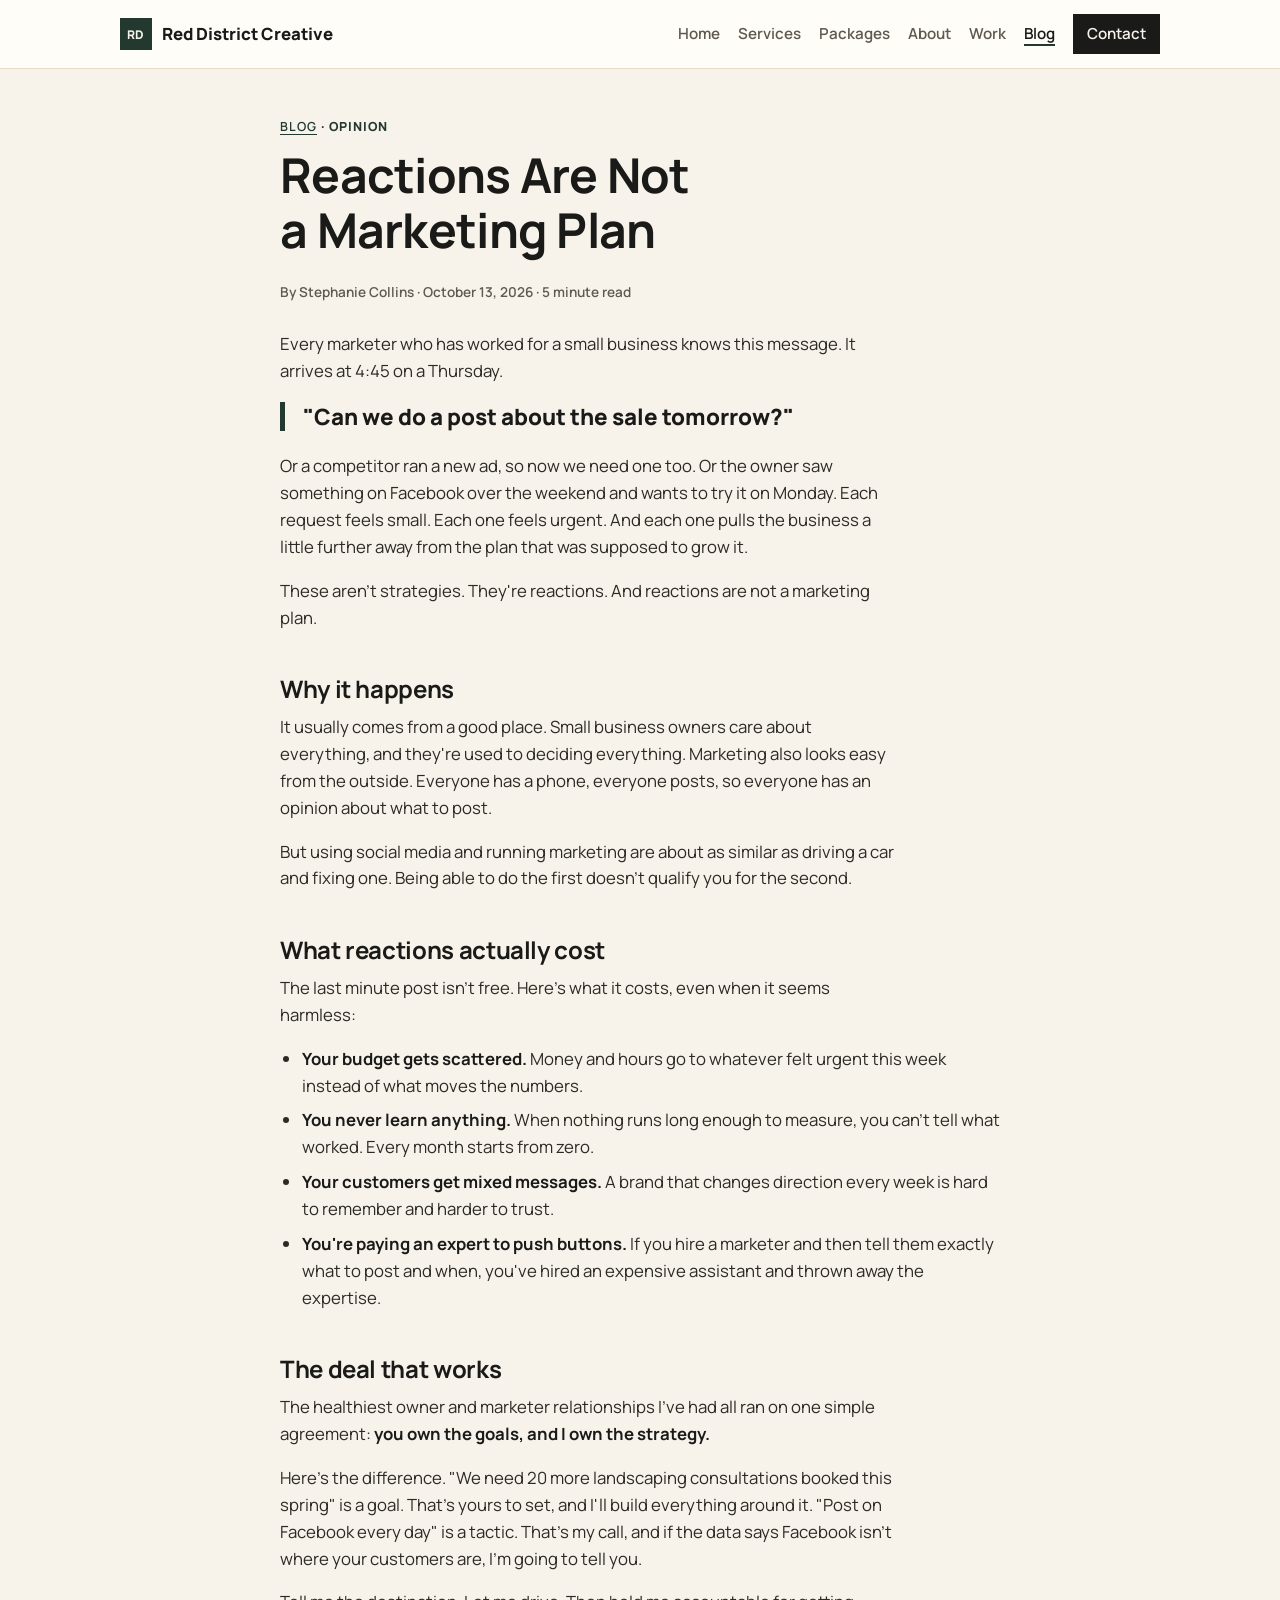
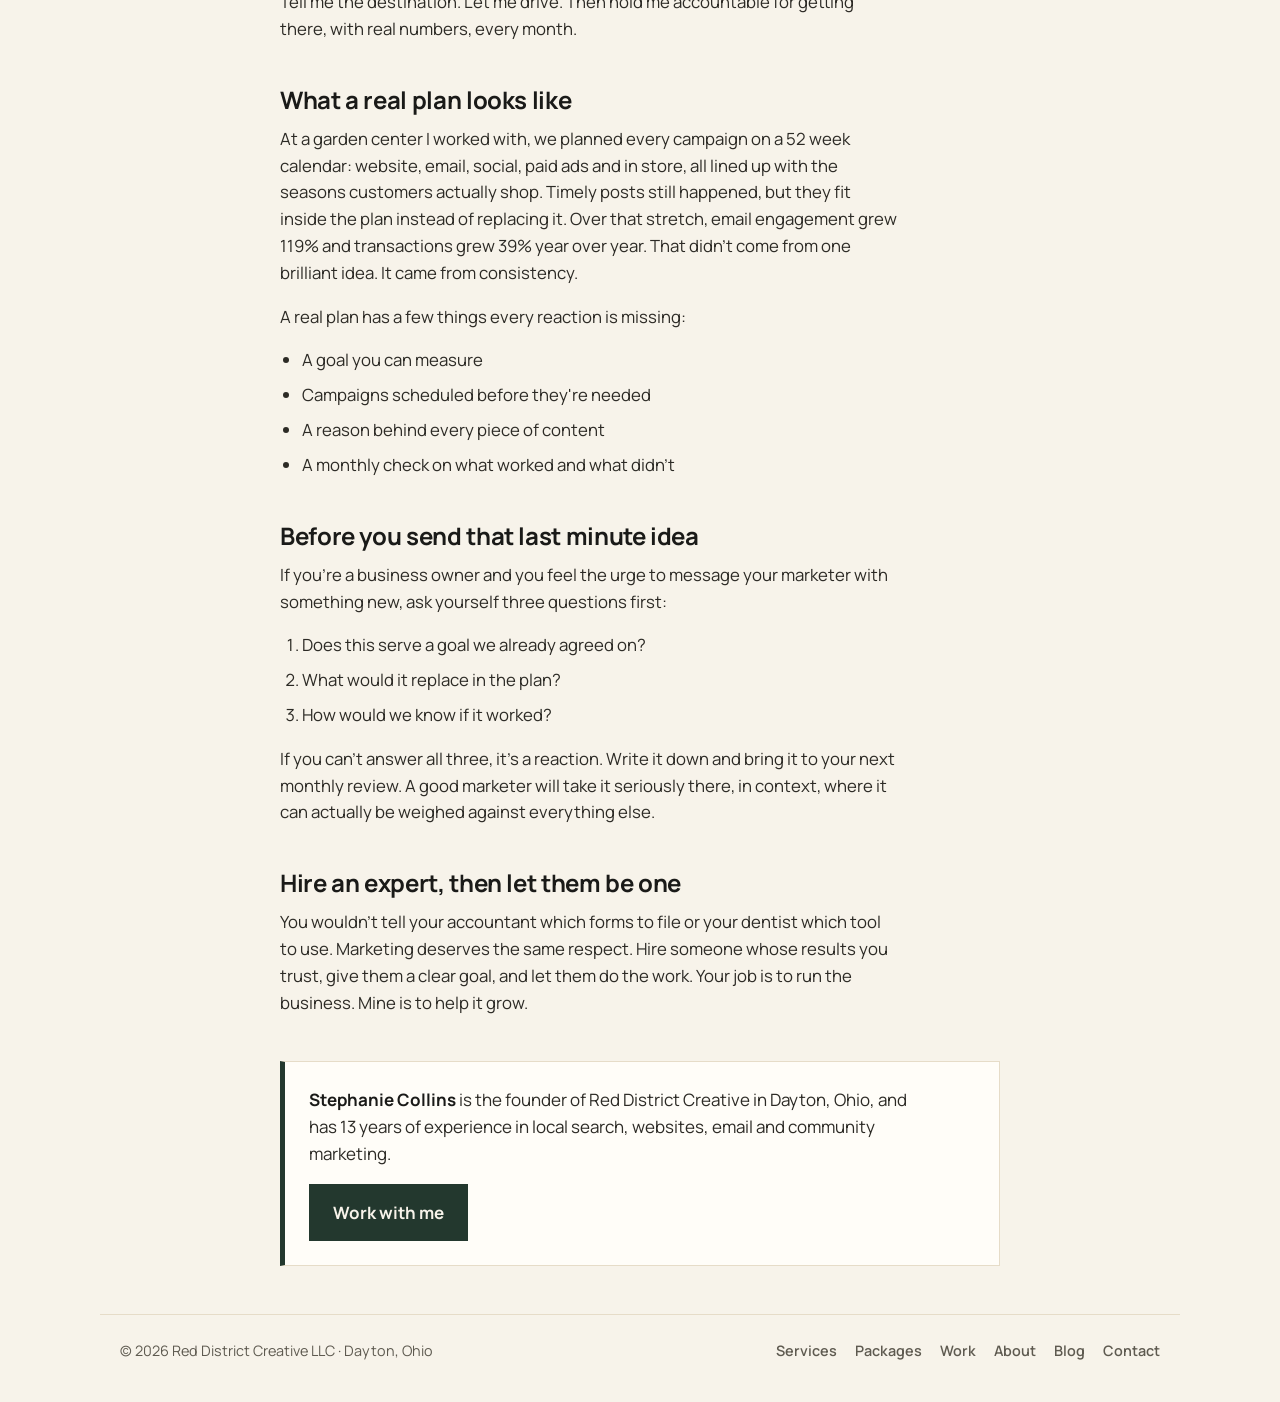
<file: blog/reactions-are-not-a-marketing-plan.html>
<!doctype html>
<html lang="en">
<head>
  <meta charset="utf-8">
  <meta name="viewport" content="width=device-width, initial-scale=1">
  <title>Reactions Are Not a Marketing Plan | Red District Creative</title>
  <meta name="description" content="Last minute ideas and copycat ads cost small businesses money and momentum. Here is the deal between owners and marketers that actually works.">
  <link rel="canonical" href="https://scollins7100.github.io/RedDistrictCreative/blog/reactions-are-not-a-marketing-plan.html">
  <link rel="icon" href="../assets/favicon.svg" type="image/svg+xml">
  <!-- Social sharing: controls the preview card on Facebook, LinkedIn, texts and Slack -->
  <meta property="og:type" content="article">
  <meta property="og:site_name" content="Red District Creative">
  <meta property="og:title" content="Reactions Are Not a Marketing Plan | Red District Creative">
  <meta property="og:description" content="Last minute ideas and copycat ads cost small businesses money and momentum. Here is the deal between owners and marketers that actually works.">
  <meta property="og:url" content="https://scollins7100.github.io/RedDistrictCreative/blog/reactions-are-not-a-marketing-plan.html">
  <meta property="og:image" content="https://scollins7100.github.io/RedDistrictCreative/assets/share.png">
  <meta property="og:image:alt" content="Red District Creative: marketing that takes things off your plate. Dayton, Ohio.">
  <meta name="twitter:card" content="summary_large_image">
  <link rel="preconnect" href="https://fonts.googleapis.com">
  <link rel="preconnect" href="https://fonts.gstatic.com" crossorigin>
  <link rel="stylesheet" href="https://fonts.googleapis.com/css2?family=Manrope:wght@400;500;600;700;800&display=swap">
  <link rel="stylesheet" href="../styles.css">
  <!-- Article schema: helps Google show the title, author and date in results -->
  <script type="application/ld+json">
  {
    "@context": "https://schema.org",
    "@type": "BlogPosting",
    "headline": "Reactions Are Not a Marketing Plan",
    "datePublished": "2026-10-13",
    "author": { "@type": "Person", "name": "Stephanie Collins" },
    "publisher": { "@type": "Organization", "name": "Red District Creative LLC" },
    "mainEntityOfPage": "https://scollins7100.github.io/RedDistrictCreative/blog/reactions-are-not-a-marketing-plan.html"
  }
  </script>
</head>
<body>
  <header class="site-header">
    <a class="brand" href="../">Red District Creative</a>
    <nav aria-label="Main">
      <a href="../">Home</a>
      <a href="../services.html">Services</a>
      <a href="../packages.html">Packages</a>
      <a href="../about.html">About</a>
      <a href="../work/">Work</a>
      <a href="./" aria-current="page">Blog</a>
      <a class="nav-cta" href="../contact.html">Contact</a>
    </nav>
  </header>

  <main>
    <article class="post">
      <header class="post-header">
        <p class="eyebrow"><a href="./">Blog</a> · Opinion</p>
        <h1>Reactions Are Not a Marketing Plan</h1>
        <p class="post-meta">By Stephanie Collins · October 13, 2026 · 5 minute read</p>
      </header>

      <div class="prose">
        <p>Every marketer who has worked for a small business knows this message. It arrives at 4:45 on a Thursday.</p>
        <p class="pull">"Can we do a post about the sale tomorrow?"</p>
        <p>Or a competitor ran a new ad, so now we need one too. Or the owner saw something on Facebook over the weekend and wants to try it on Monday. Each request feels small. Each one feels urgent. And each one pulls the business a little further away from the plan that was supposed to grow it.</p>
        <p>These aren't strategies. They're reactions. And reactions are not a marketing plan.</p>

        <h2>Why it happens</h2>
        <p>It usually comes from a good place. Small business owners care about everything, and they're used to deciding everything. Marketing also looks easy from the outside. Everyone has a phone, everyone posts, so everyone has an opinion about what to post.</p>
        <p>But using social media and running marketing are about as similar as driving a car and fixing one. Being able to do the first doesn't qualify you for the second.</p>

        <h2>What reactions actually cost</h2>
        <p>The last minute post isn't free. Here's what it costs, even when it seems harmless:</p>
        <ul>
          <li><strong>Your budget gets scattered.</strong> Money and hours go to whatever felt urgent this week instead of what moves the numbers.</li>
          <li><strong>You never learn anything.</strong> When nothing runs long enough to measure, you can't tell what worked. Every month starts from zero.</li>
          <li><strong>Your customers get mixed messages.</strong> A brand that changes direction every week is hard to remember and harder to trust.</li>
          <li><strong>You're paying an expert to push buttons.</strong> If you hire a marketer and then tell them exactly what to post and when, you've hired an expensive assistant and thrown away the expertise.</li>
        </ul>

        <h2>The deal that works</h2>
        <p>The healthiest owner and marketer relationships I've had all ran on one simple agreement: <strong>you own the goals, and I own the strategy.</strong></p>
        <p>Here's the difference. "We need 20 more landscaping consultations booked this spring" is a goal. That's yours to set, and I'll build everything around it. "Post on Facebook every day" is a tactic. That's my call, and if the data says Facebook isn't where your customers are, I'm going to tell you.</p>
        <p>Tell me the destination. Let me drive. Then hold me accountable for getting there, with real numbers, every month.</p>

        <h2>What a real plan looks like</h2>
        <p>At a garden center I worked with, we planned every campaign on a 52 week calendar: website, email, social, paid ads and in store, all lined up with the seasons customers actually shop. Timely posts still happened, but they fit inside the plan instead of replacing it. Over that stretch, email engagement grew 119% and transactions grew 39% year over year. That didn't come from one brilliant idea. It came from consistency.</p>
        <p>A real plan has a few things every reaction is missing:</p>
        <ul>
          <li>A goal you can measure</li>
          <li>Campaigns scheduled before they're needed</li>
          <li>A reason behind every piece of content</li>
          <li>A monthly check on what worked and what didn't</li>
        </ul>

        <h2>Before you send that last minute idea</h2>
        <p>If you're a business owner and you feel the urge to message your marketer with something new, ask yourself three questions first:</p>
        <ol>
          <li>Does this serve a goal we already agreed on?</li>
          <li>What would it replace in the plan?</li>
          <li>How would we know if it worked?</li>
        </ol>
        <p>If you can't answer all three, it's a reaction. Write it down and bring it to your next monthly review. A good marketer will take it seriously there, in context, where it can actually be weighed against everything else.</p>

        <h2>Hire an expert, then let them be one</h2>
        <p>You wouldn't tell your accountant which forms to file or your dentist which tool to use. Marketing deserves the same respect. Hire someone whose results you trust, give them a clear goal, and let them do the work. Your job is to run the business. Mine is to help it grow.</p>
      </div>

      <aside class="author-box" aria-label="About the author">
        <p><strong>Stephanie Collins</strong> is the founder of Red District Creative in Dayton, Ohio, and has 13 years of experience in local search, websites, email and community marketing.</p>
        <a class="button" href="../contact.html">Work with me</a>
      </aside>
    </article>
  </main>

  <footer class="site-footer">
    <p>© 2026 Red District Creative LLC · Dayton, Ohio</p>
    <nav aria-label="Footer"><a href="../services.html">Services</a> <a href="../packages.html">Packages</a> <a href="../work/">Work</a> <a href="../about.html">About</a> <a href="./">Blog</a> <a href="../contact.html">Contact</a></nav>
  </footer>
</body>
</html>
</file>
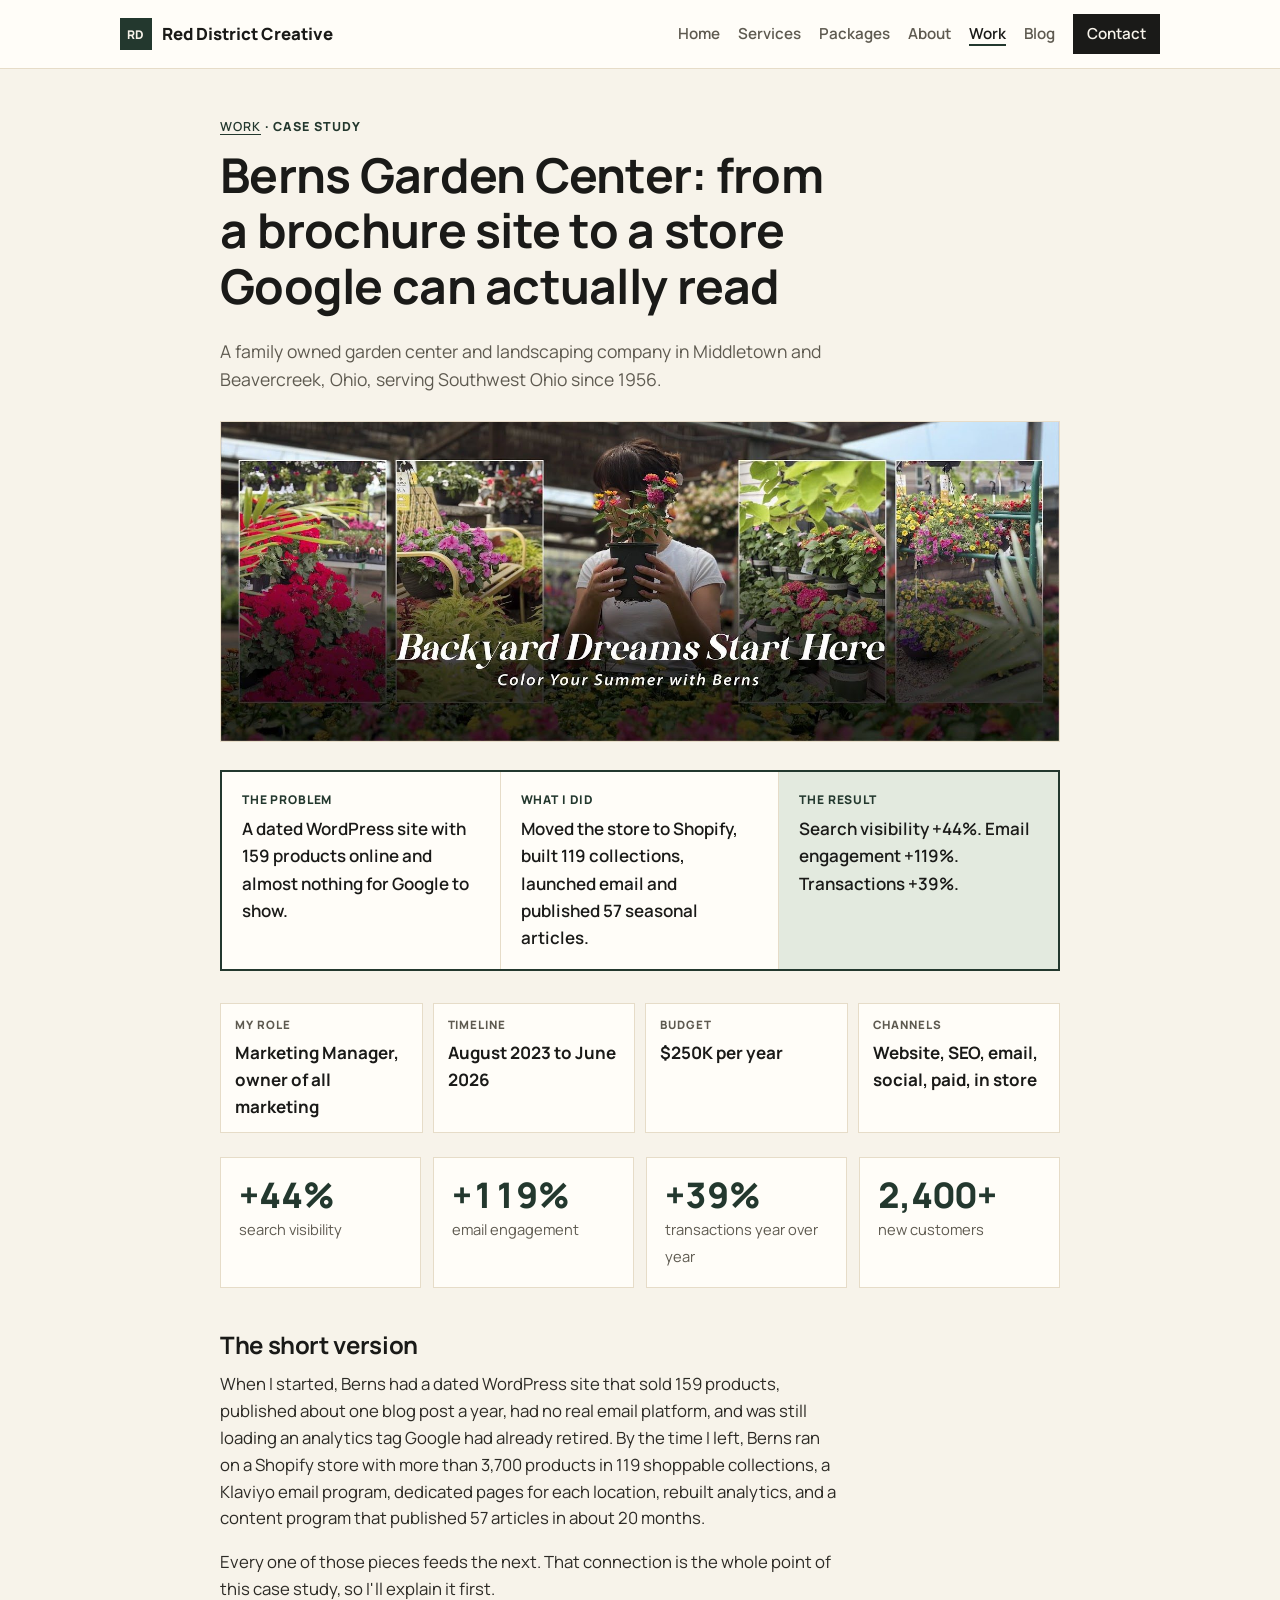
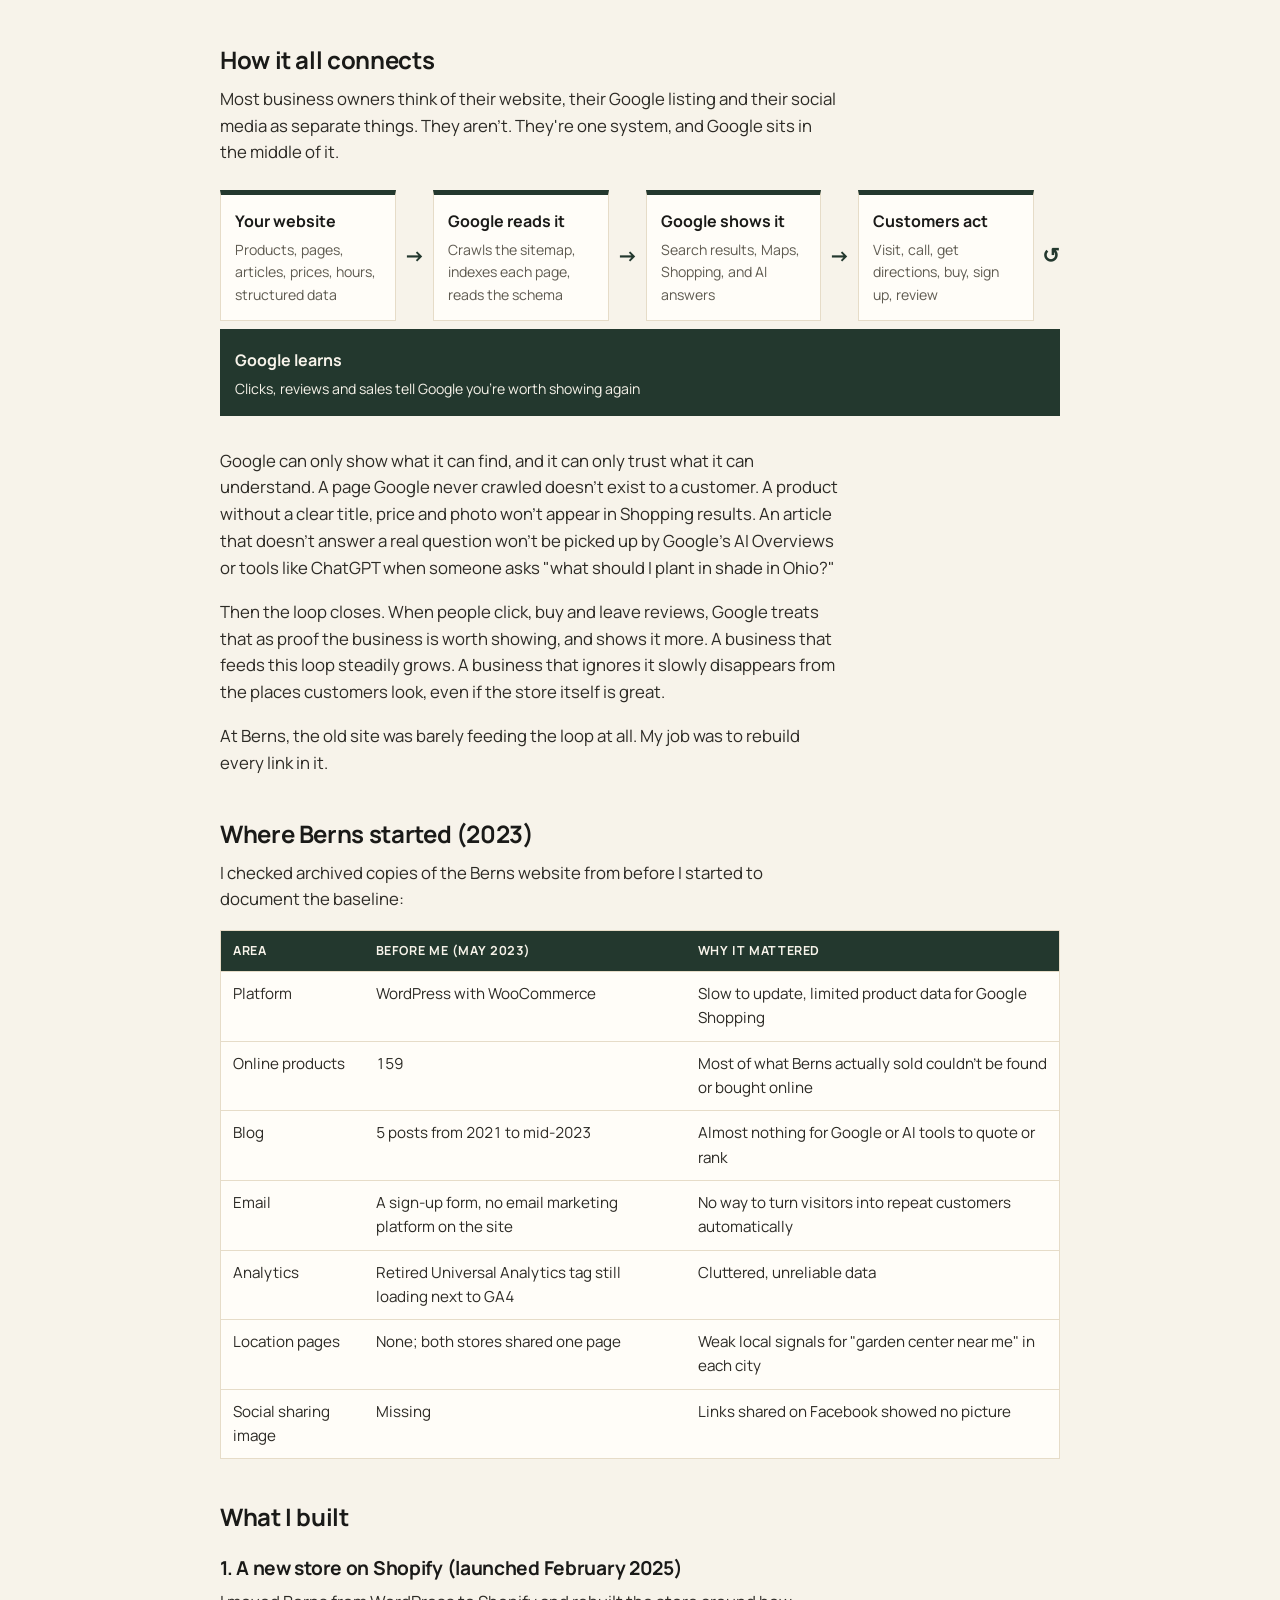
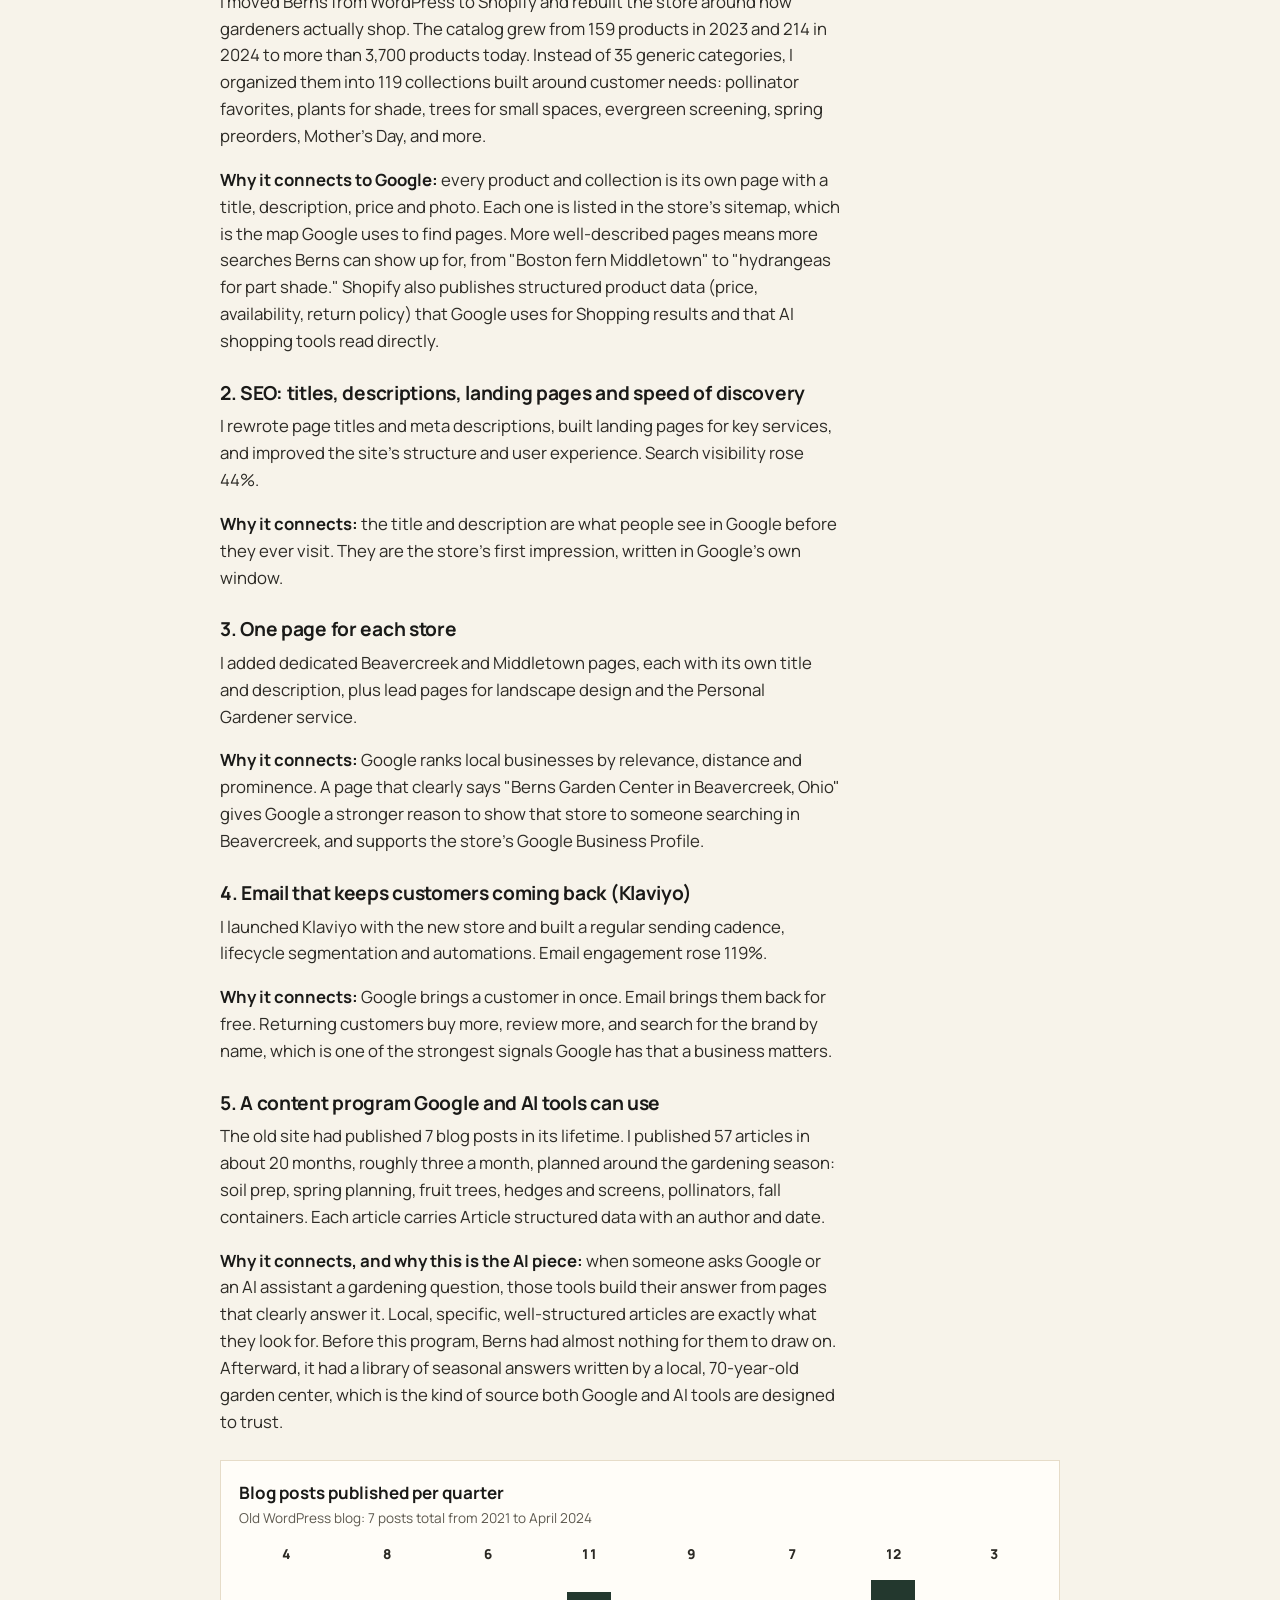
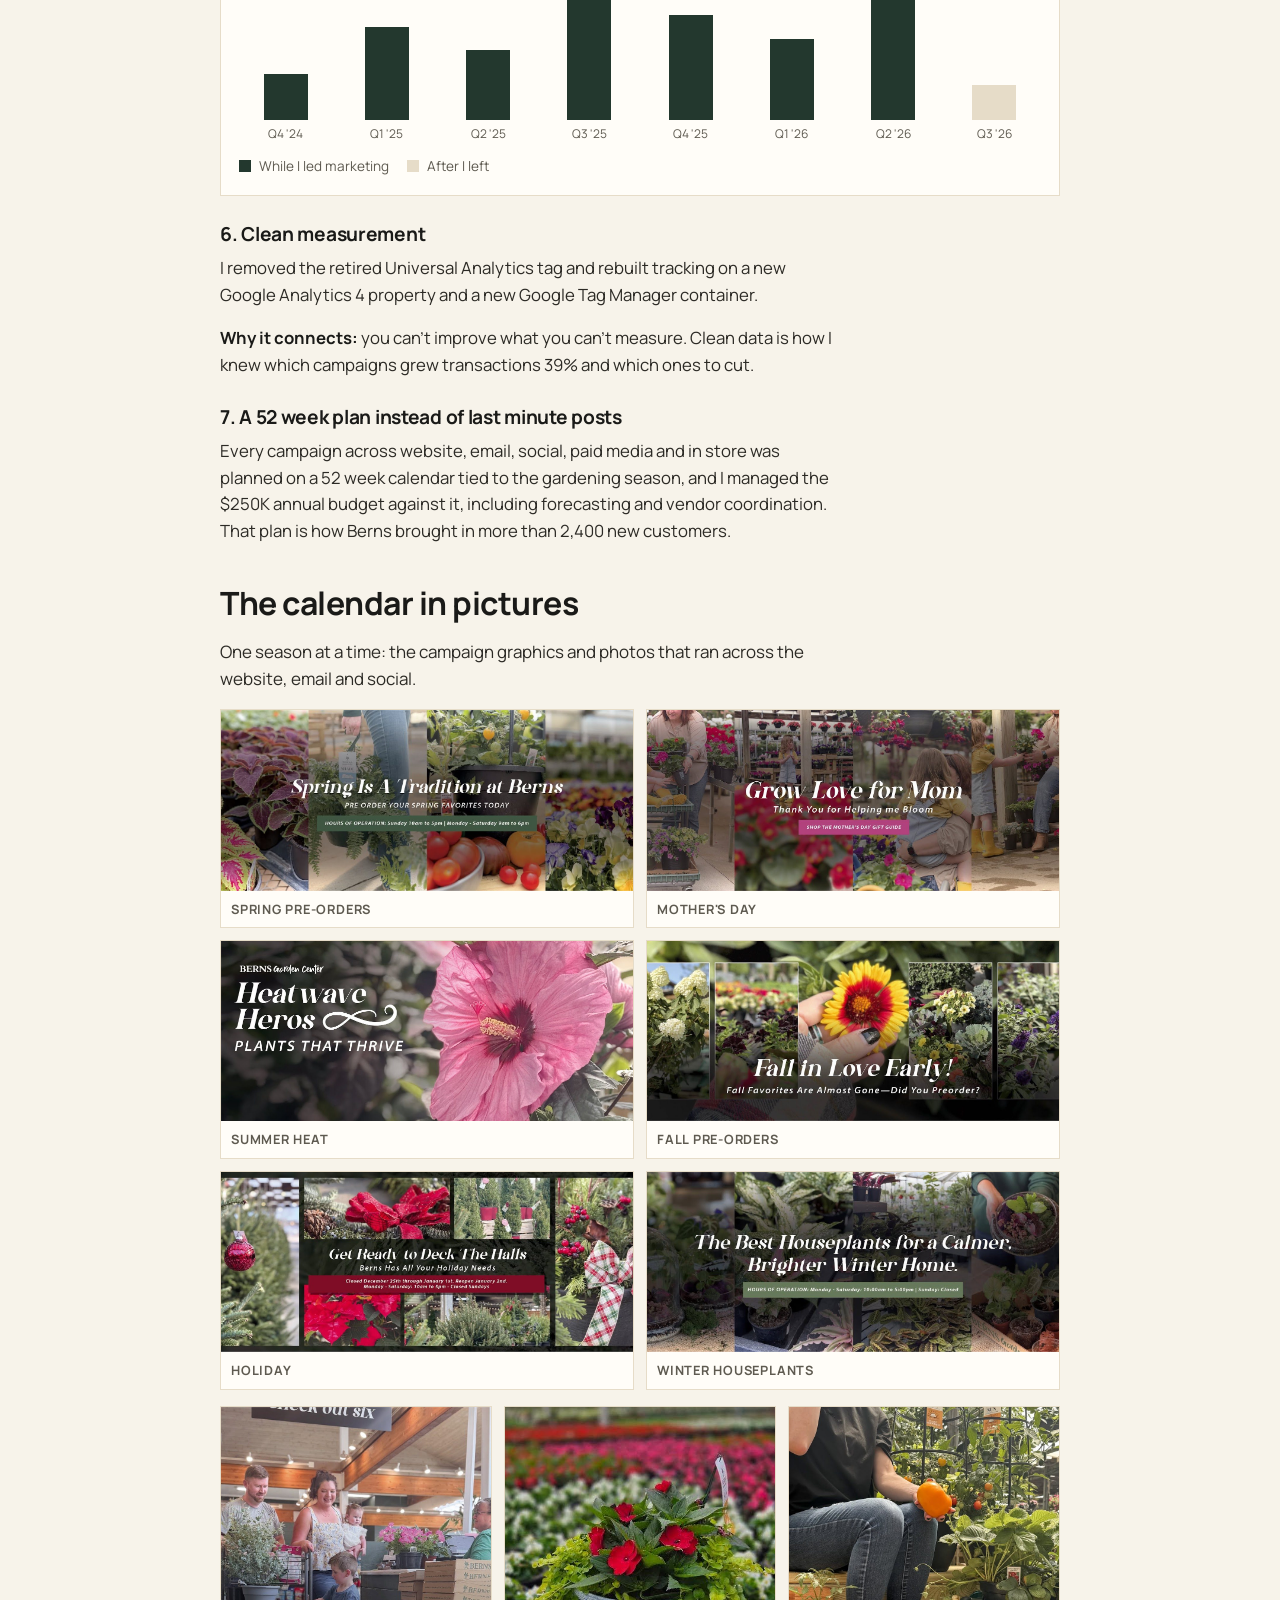
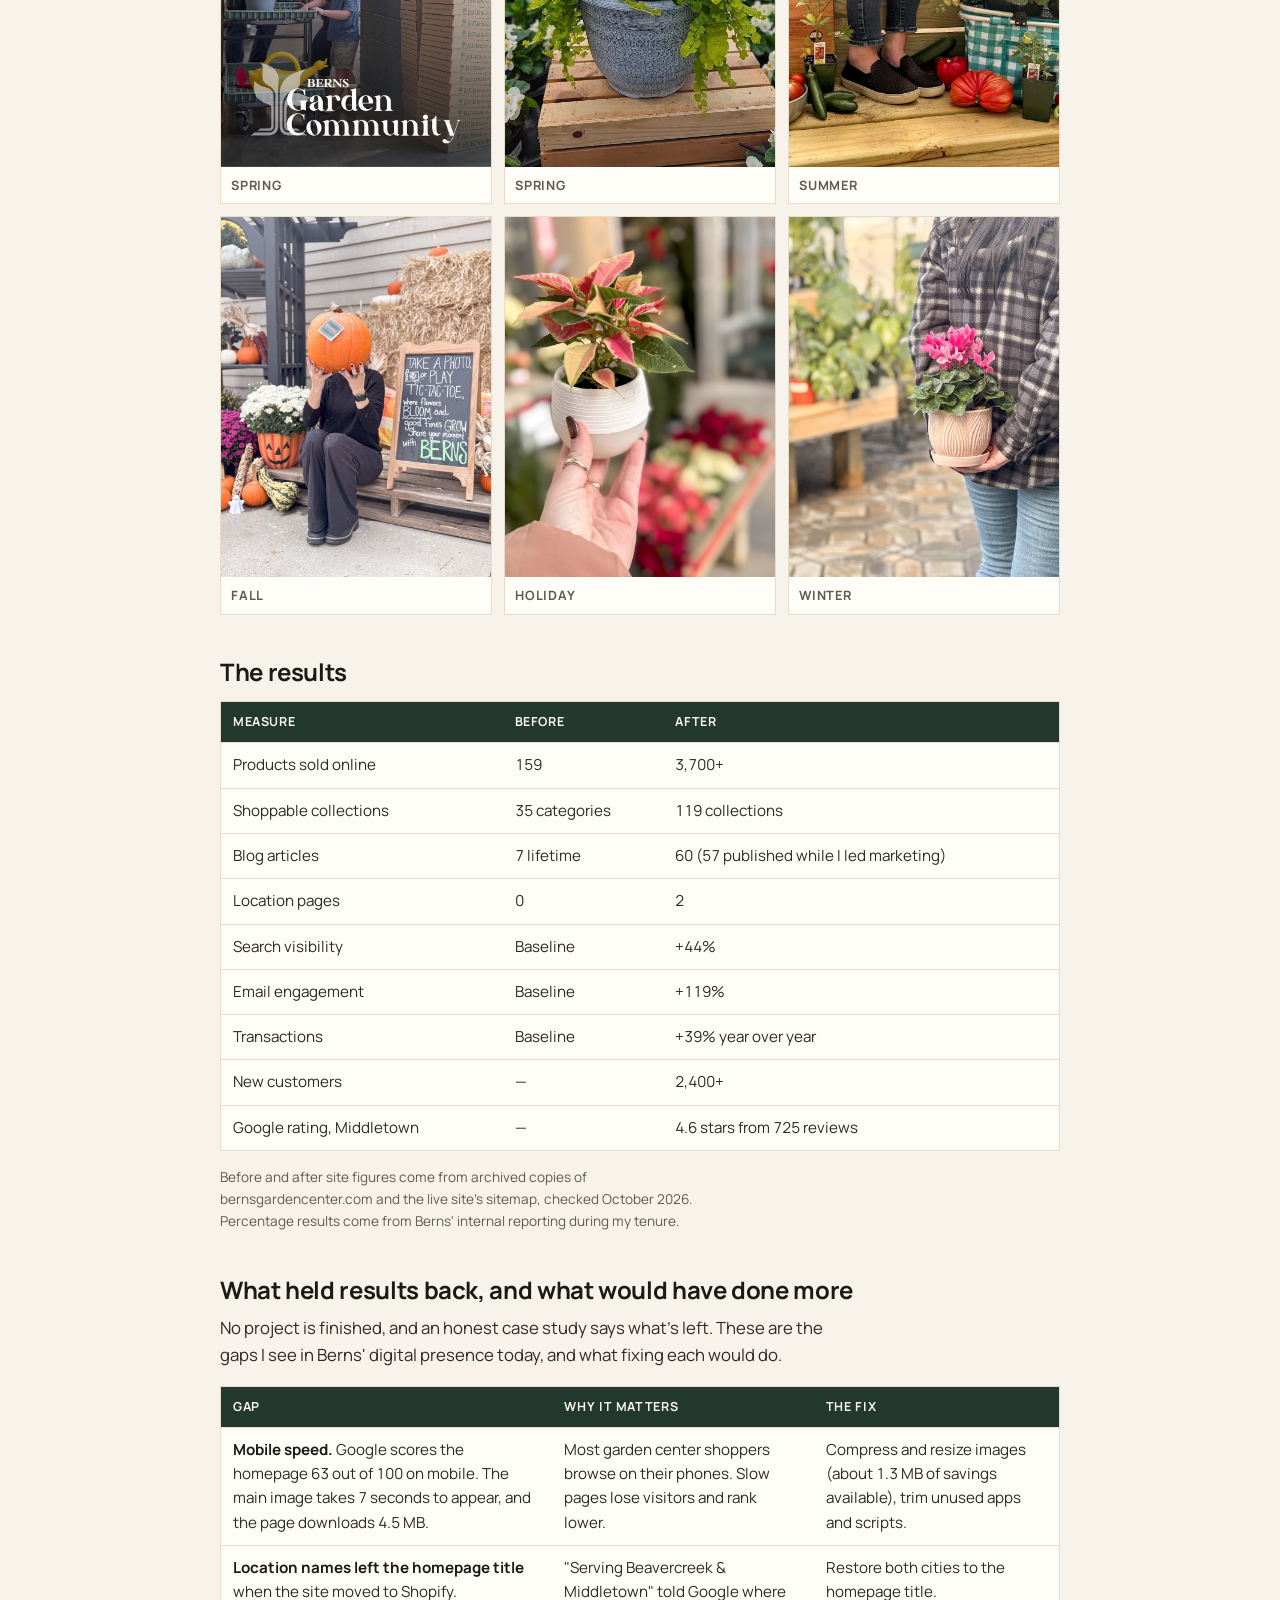
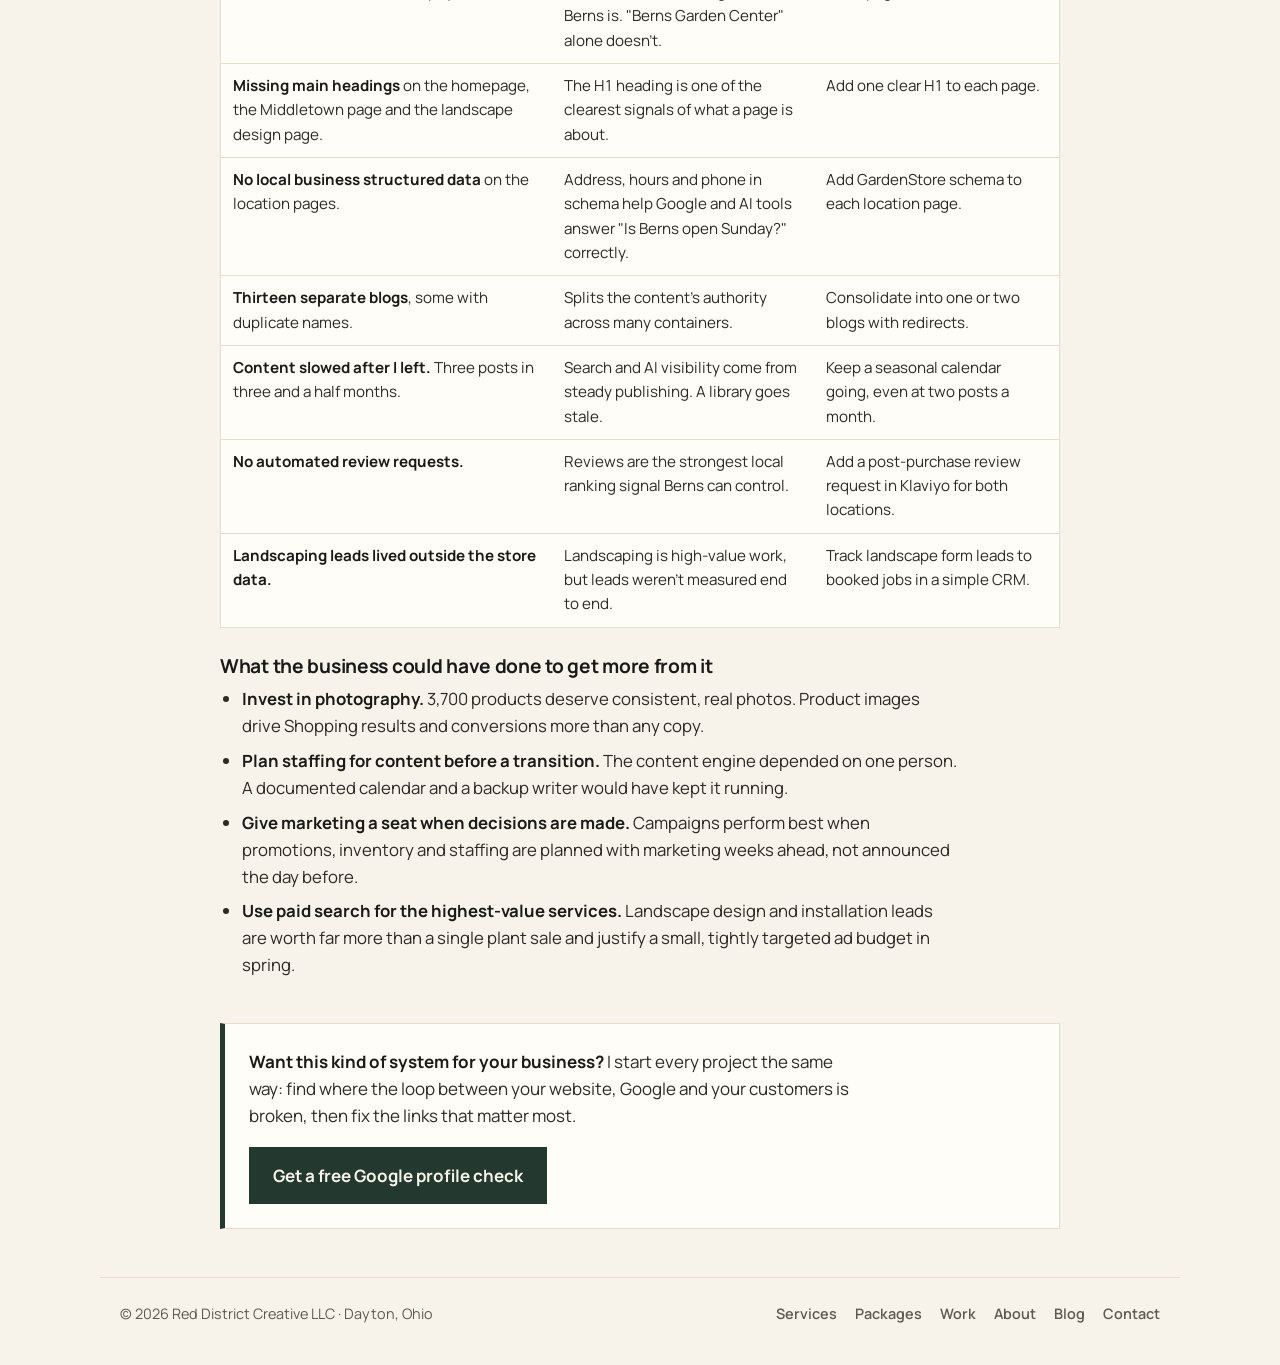
<file: work/berns-garden-center.html>
<!doctype html>
<html lang="en">
<head>
  <meta charset="utf-8">
  <meta name="viewport" content="width=device-width, initial-scale=1">
  <title>Berns Garden Center Case Study | Red District Creative</title>
  <meta name="description" content="How a family garden center went from a dated WordPress site to a 3,700 product Shopify store, 57 articles and +44% search visibility.">
  <link rel="canonical" href="https://scollins7100.github.io/RedDistrictCreative/work/berns-garden-center.html">
  <link rel="icon" href="../assets/favicon.svg" type="image/svg+xml">
  <!-- Social sharing: controls the preview card on Facebook, LinkedIn, texts and Slack -->
  <meta property="og:type" content="article">
  <meta property="og:site_name" content="Red District Creative">
  <meta property="og:title" content="Berns Garden Center Case Study | Red District Creative">
  <meta property="og:description" content="How a family garden center went from a dated WordPress site to a 3,700 product Shopify store, 57 articles and +44% search visibility.">
  <meta property="og:url" content="https://scollins7100.github.io/RedDistrictCreative/work/berns-garden-center.html">
  <meta property="og:image" content="https://scollins7100.github.io/RedDistrictCreative/assets/share.png">
  <meta property="og:image:alt" content="Red District Creative: marketing that takes things off your plate. Dayton, Ohio.">
  <meta name="twitter:card" content="summary_large_image">
  <link rel="preconnect" href="https://fonts.googleapis.com">
  <link rel="preconnect" href="https://fonts.gstatic.com" crossorigin>
  <link rel="stylesheet" href="https://fonts.googleapis.com/css2?family=Manrope:wght@400;500;600;700;800&display=swap">
  <link rel="stylesheet" href="../styles.css">
  <script type="application/ld+json">
  {
    "@context": "https://schema.org",
    "@type": "Article",
    "headline": "Berns Garden Center: rebuilding a garden center's digital presence",
    "datePublished": "2026-10-13",
    "author": { "@type": "Person", "name": "Stephanie Collins" },
    "publisher": { "@type": "Organization", "name": "Red District Creative LLC" }
  }
  </script>
</head>
<body>
  <header class="site-header">
    <a class="brand" href="../">Red District Creative</a>
    <nav aria-label="Main">
      <a href="../">Home</a>
      <a href="../services.html">Services</a>
      <a href="../packages.html">Packages</a>
      <a href="../about.html">About</a>
      <a href="./" aria-current="page">Work</a>
      <a href="../blog/">Blog</a>
      <a class="nav-cta" href="../contact.html">Contact</a>
    </nav>
  </header>

  <main>
    <article class="post case">
      <header class="post-header">
        <p class="eyebrow"><a href="./">Work</a> · Case study</p>
        <h1>Berns Garden Center: from a brochure site to a store Google can actually read</h1>
        <p class="lede">A family owned garden center and landscaping company in Middletown and Beavercreek, Ohio, serving Southwest Ohio since 1956.</p>
      </header>

      <!-- HERO IMAGE: to swap it, upload a new file to assets/img and change the src below -->
      <figure class="case-hero">
        <img src="../assets/img/berns-backyard-dreams.jpg" alt="Berns summer campaign banner reading Backyard Dreams Start Here, with photos of annuals and hanging baskets" width="1600" height="609" loading="eager">
      </figure>

      <!-- QUICK READ: the whole story in three boxes -->
      <dl class="summary">
        <div><dt>The problem</dt><dd>A dated WordPress site with 159 products online and almost nothing for Google to show.</dd></div>
        <div><dt>What I did</dt><dd>Moved the store to Shopify, built 119 collections, launched email and published 57 seasonal articles.</dd></div>
        <div><dt>The result</dt><dd>Search visibility +44%. Email engagement +119%. Transactions +39%.</dd></div>
      </dl>

      <dl class="facts">
        <div><dt>My role</dt><dd>Marketing Manager, owner of all marketing</dd></div>
        <div><dt>Timeline</dt><dd>August 2023 to June 2026</dd></div>
        <div><dt>Budget</dt><dd>$250K per year</dd></div>
        <div><dt>Channels</dt><dd>Website, SEO, email, social, paid, in store</dd></div>
      </dl>

      <ul class="stats">
        <li><strong>+44%</strong><span>search visibility</span></li>
        <li><strong>+119%</strong><span>email engagement</span></li>
        <li><strong>+39%</strong><span>transactions year over year</span></li>
        <li><strong>2,400+</strong><span>new customers</span></li>
      </ul>

      <div class="prose">
        <h2>The short version</h2>
        <p>When I started, Berns had a dated WordPress site that sold 159 products, published about one blog post a year, had no real email platform, and was still loading an analytics tag Google had already retired. By the time I left, Berns ran on a Shopify store with more than 3,700 products in 119 shoppable collections, a Klaviyo email program, dedicated pages for each location, rebuilt analytics, and a content program that published 57 articles in about 20 months.</p>
        <p>Every one of those pieces feeds the next. That connection is the whole point of this case study, so I'll explain it first.</p>

        <h2>How it all connects</h2>
        <p>Most business owners think of their website, their Google listing and their social media as separate things. They aren't. They're one system, and Google sits in the middle of it.</p>
      </div>

      <!-- The ecosystem diagram: simple boxes and arrows built in HTML -->
      <figure class="flow" aria-label="How a website, Google and customers depend on each other">
        <div class="flow-step"><b>Your website</b><span>Products, pages, articles, prices, hours, structured data</span></div>
        <div class="flow-arrow" aria-hidden="true">→</div>
        <div class="flow-step"><b>Google reads it</b><span>Crawls the sitemap, indexes each page, reads the schema</span></div>
        <div class="flow-arrow" aria-hidden="true">→</div>
        <div class="flow-step"><b>Google shows it</b><span>Search results, Maps, Shopping, and AI answers</span></div>
        <div class="flow-arrow" aria-hidden="true">→</div>
        <div class="flow-step"><b>Customers act</b><span>Visit, call, get directions, buy, sign up, review</span></div>
        <div class="flow-arrow loop" aria-hidden="true">↺</div>
        <div class="flow-step accent"><b>Google learns</b><span>Clicks, reviews and sales tell Google you're worth showing again</span></div>
      </figure>

      <div class="prose">
        <p>Google can only show what it can find, and it can only trust what it can understand. A page Google never crawled doesn't exist to a customer. A product without a clear title, price and photo won't appear in Shopping results. An article that doesn't answer a real question won't be picked up by Google's AI Overviews or tools like ChatGPT when someone asks "what should I plant in shade in Ohio?"</p>
        <p>Then the loop closes. When people click, buy and leave reviews, Google treats that as proof the business is worth showing, and shows it more. A business that feeds this loop steadily grows. A business that ignores it slowly disappears from the places customers look, even if the store itself is great.</p>
        <p>At Berns, the old site was barely feeding the loop at all. My job was to rebuild every link in it.</p>

        <h2>Where Berns started (2023)</h2>
        <p>I checked archived copies of the Berns website from before I started to document the baseline:</p>
      </div>

      <div class="scroll"><table class="data">
        <thead><tr><th>Area</th><th>Before me (May 2023)</th><th>Why it mattered</th></tr></thead>
        <tbody>
          <tr><td>Platform</td><td>WordPress with WooCommerce</td><td>Slow to update, limited product data for Google Shopping</td></tr>
          <tr><td>Online products</td><td>159</td><td>Most of what Berns actually sold couldn't be found or bought online</td></tr>
          <tr><td>Blog</td><td>5 posts from 2021 to mid-2023</td><td>Almost nothing for Google or AI tools to quote or rank</td></tr>
          <tr><td>Email</td><td>A sign-up form, no email marketing platform on the site</td><td>No way to turn visitors into repeat customers automatically</td></tr>
          <tr><td>Analytics</td><td>Retired Universal Analytics tag still loading next to GA4</td><td>Cluttered, unreliable data</td></tr>
          <tr><td>Location pages</td><td>None; both stores shared one page</td><td>Weak local signals for "garden center near me" in each city</td></tr>
          <tr><td>Social sharing image</td><td>Missing</td><td>Links shared on Facebook showed no picture</td></tr>
        </tbody>
      </table></div>

      <div class="prose">
        <h2>What I built</h2>

        <h3>1. A new store on Shopify (launched February 2025)</h3>
        <p>I moved Berns from WordPress to Shopify and rebuilt the store around how gardeners actually shop. The catalog grew from 159 products in 2023 and 214 in 2024 to more than 3,700 products today. Instead of 35 generic categories, I organized them into 119 collections built around customer needs: pollinator favorites, plants for shade, trees for small spaces, evergreen screening, spring preorders, Mother's Day, and more.</p>
        <p><b>Why it connects to Google:</b> every product and collection is its own page with a title, description, price and photo. Each one is listed in the store's sitemap, which is the map Google uses to find pages. More well-described pages means more searches Berns can show up for, from "Boston fern Middletown" to "hydrangeas for part shade." Shopify also publishes structured product data (price, availability, return policy) that Google uses for Shopping results and that AI shopping tools read directly.</p>

        <h3>2. SEO: titles, descriptions, landing pages and speed of discovery</h3>
        <p>I rewrote page titles and meta descriptions, built landing pages for key services, and improved the site's structure and user experience. Search visibility rose 44%.</p>
        <p><b>Why it connects:</b> the title and description are what people see in Google before they ever visit. They are the store's first impression, written in Google's own window.</p>

        <h3>3. One page for each store</h3>
        <p>I added dedicated Beavercreek and Middletown pages, each with its own title and description, plus lead pages for landscape design and the Personal Gardener service.</p>
        <p><b>Why it connects:</b> Google ranks local businesses by relevance, distance and prominence. A page that clearly says "Berns Garden Center in Beavercreek, Ohio" gives Google a stronger reason to show that store to someone searching in Beavercreek, and supports the store's Google Business Profile.</p>

        <h3>4. Email that keeps customers coming back (Klaviyo)</h3>
        <p>I launched Klaviyo with the new store and built a regular sending cadence, lifecycle segmentation and automations. Email engagement rose 119%.</p>
        <p><b>Why it connects:</b> Google brings a customer in once. Email brings them back for free. Returning customers buy more, review more, and search for the brand by name, which is one of the strongest signals Google has that a business matters.</p>

        <h3>5. A content program Google and AI tools can use</h3>
        <p>The old site had published 7 blog posts in its lifetime. I published 57 articles in about 20 months, roughly three a month, planned around the gardening season: soil prep, spring planning, fruit trees, hedges and screens, pollinators, fall containers. Each article carries Article structured data with an author and date.</p>
        <p><b>Why it connects, and why this is the AI piece:</b> when someone asks Google or an AI assistant a gardening question, those tools build their answer from pages that clearly answer it. Local, specific, well-structured articles are exactly what they look for. Before this program, Berns had almost nothing for them to draw on. Afterward, it had a library of seasonal answers written by a local, 70-year-old garden center, which is the kind of source both Google and AI tools are designed to trust.</p>
      </div>

      <figure class="chart-figure">
        <figcaption><b>Blog posts published per quarter</b><span>Old WordPress blog: 7 posts total from 2021 to April 2024</span></figcaption>
        <div class="bars" role="img" aria-label="Posts per quarter: Q4 2024 4, Q1 2025 8, Q2 2025 6, Q3 2025 11, Q4 2025 9, Q1 2026 7, Q2 2026 12, Q3 2026 3 after I left">
          <div style="--v:4"><span>4</span><i></i><em>Q4 '24</em></div>
          <div style="--v:8"><span>8</span><i></i><em>Q1 '25</em></div>
          <div style="--v:6"><span>6</span><i></i><em>Q2 '25</em></div>
          <div style="--v:11"><span>11</span><i></i><em>Q3 '25</em></div>
          <div style="--v:9"><span>9</span><i></i><em>Q4 '25</em></div>
          <div style="--v:7"><span>7</span><i></i><em>Q1 '26</em></div>
          <div style="--v:12"><span>12</span><i></i><em>Q2 '26</em></div>
          <div class="after" style="--v:3"><span>3</span><i></i><em>Q3 '26</em></div>
        </div>
        <p class="legend-line"><span class="key"></span>While I led marketing <span class="key after"></span>After I left</p>
      </figure>

      <div class="prose">
        <h3>6. Clean measurement</h3>
        <p>I removed the retired Universal Analytics tag and rebuilt tracking on a new Google Analytics 4 property and a new Google Tag Manager container.</p>
        <p><b>Why it connects:</b> you can't improve what you can't measure. Clean data is how I knew which campaigns grew transactions 39% and which ones to cut.</p>

        <h3>7. A 52 week plan instead of last minute posts</h3>
        <p>Every campaign across website, email, social, paid media and in store was planned on a 52 week calendar tied to the gardening season, and I managed the $250K annual budget against it, including forecasting and vendor coordination. That plan is how Berns brought in more than 2,400 new customers.</p>

      </div>

      <!-- GALLERY: each <figure> is one image. To add one, copy a whole <figure> block,
           upload the image to assets/img, and change the src, alt and caption. -->
      <section class="gallery-block" aria-labelledby="campaigns">
        <h2 id="campaigns">The calendar in pictures</h2>
        <p>One season at a time: the campaign graphics and photos that ran across the website, email and social.</p>
        <div class="gallery wide">
          <figure><img src="../assets/img/berns-spring-is-a-tradition.jpg" alt="Spring campaign banner: Spring Is A Tradition at Berns, pre-order your spring favorites" width="1600" height="609" loading="lazy"><figcaption>Spring pre-orders</figcaption></figure>
          <figure><img src="../assets/img/berns-grow-love-for-mom.jpg" alt="Mother's Day banner: Grow Love for Mom, with a mother and daughter shopping for flowers" width="1600" height="609" loading="lazy"><figcaption>Mother's Day</figcaption></figure>
          <figure><img src="../assets/img/berns-heatwave-heros.jpg" alt="Summer banner: Heatwave Heros, plants that thrive, over a pink hibiscus" width="1600" height="901" loading="lazy"><figcaption>Summer heat</figcaption></figure>
          <figure><img src="../assets/img/berns-fall-in-love-early.jpg" alt="Fall pre-order banner: Fall in Love Early, with hydrangeas, gaillardia and perennials" width="1600" height="609" loading="lazy"><figcaption>Fall pre-orders</figcaption></figure>
          <figure><img src="../assets/img/berns-deck-the-halls.jpg" alt="Holiday banner: Get Ready to Deck the Halls, with ornaments, poinsettias and porch pots" width="1600" height="609" loading="lazy"><figcaption>Holiday</figcaption></figure>
          <figure><img src="../assets/img/berns-best-houseplants.jpg" alt="Winter banner: The Best Houseplants for a Calmer, Brighter Winter Home" width="1600" height="609" loading="lazy"><figcaption>Winter houseplants</figcaption></figure>
        </div>
        <div class="gallery tall">
          <figure><img src="../assets/img/berns-garden-community.jpg" alt="A family with young kids checking out with a cart of plants" width="900" height="1125" loading="lazy"><figcaption>Spring</figcaption></figure>
          <figure><img src="../assets/img/berns-patio-pot.jpg" alt="A red and chartreuse patio pot styled on a wooden crate in the greenhouse" width="716" height="716" loading="lazy"><figcaption>Spring</figcaption></figure>
          <figure><img src="../assets/img/berns-veggie-harvest.jpg" alt="Summer vegetable harvest of tomatoes, peppers and cucumbers styled on a garden bench" width="900" height="1200" loading="lazy"><figcaption>Summer</figcaption></figure>
          <figure><img src="../assets/img/berns-pumpkin-photo-op.jpg" alt="A customer posing with a pumpkin over her face at the fall photo spot" width="900" height="1200" loading="lazy"><figcaption>Fall</figcaption></figure>
          <figure><img src="../assets/img/berns-mini-poinsettia.jpg" alt="A hand holding a mini poinsettia in a white pot" width="900" height="1200" loading="lazy"><figcaption>Holiday</figcaption></figure>
          <figure><img src="../assets/img/berns-cyclamen.jpg" alt="A pink cyclamen in a ribbed pot held behind someone's back" width="900" height="1200" loading="lazy"><figcaption>Winter</figcaption></figure>
        </div>
      </section>

      <div class="prose">
        <h2>The results</h2>
      </div>

      <div class="scroll"><table class="data">
        <thead><tr><th>Measure</th><th>Before</th><th>After</th></tr></thead>
        <tbody>
          <tr><td>Products sold online</td><td>159</td><td>3,700+</td></tr>
          <tr><td>Shoppable collections</td><td>35 categories</td><td>119 collections</td></tr>
          <tr><td>Blog articles</td><td>7 lifetime</td><td>60 (57 published while I led marketing)</td></tr>
          <tr><td>Location pages</td><td>0</td><td>2</td></tr>
          <tr><td>Search visibility</td><td>Baseline</td><td>+44%</td></tr>
          <tr><td>Email engagement</td><td>Baseline</td><td>+119%</td></tr>
          <tr><td>Transactions</td><td>Baseline</td><td>+39% year over year</td></tr>
          <tr><td>New customers</td><td>—</td><td>2,400+</td></tr>
          <tr><td>Google rating, Middletown</td><td>—</td><td>4.6 stars from 725 reviews</td></tr>
        </tbody>
      </table></div>
      <p class="src">Before and after site figures come from archived copies of bernsgardencenter.com and the live site's sitemap, checked October 2026. Percentage results come from Berns' internal reporting during my tenure.</p>

      <div class="prose">
        <h2>What held results back, and what would have done more</h2>
        <p>No project is finished, and an honest case study says what's left. These are the gaps I see in Berns' digital presence today, and what fixing each would do.</p>
      </div>

      <div class="scroll"><table class="data">
        <thead><tr><th>Gap</th><th>Why it matters</th><th>The fix</th></tr></thead>
        <tbody>
          <tr><td><b>Mobile speed.</b> Google scores the homepage 63 out of 100 on mobile. The main image takes 7 seconds to appear, and the page downloads 4.5 MB.</td><td>Most garden center shoppers browse on their phones. Slow pages lose visitors and rank lower.</td><td>Compress and resize images (about 1.3 MB of savings available), trim unused apps and scripts.</td></tr>
          <tr><td><b>Location names left the homepage title</b> when the site moved to Shopify.</td><td>"Serving Beavercreek &amp; Middletown" told Google where Berns is. "Berns Garden Center" alone doesn't.</td><td>Restore both cities to the homepage title.</td></tr>
          <tr><td><b>Missing main headings</b> on the homepage, the Middletown page and the landscape design page.</td><td>The H1 heading is one of the clearest signals of what a page is about.</td><td>Add one clear H1 to each page.</td></tr>
          <tr><td><b>No local business structured data</b> on the location pages.</td><td>Address, hours and phone in schema help Google and AI tools answer "Is Berns open Sunday?" correctly.</td><td>Add GardenStore schema to each location page.</td></tr>
          <tr><td><b>Thirteen separate blogs</b>, some with duplicate names.</td><td>Splits the content's authority across many containers.</td><td>Consolidate into one or two blogs with redirects.</td></tr>
          <tr><td><b>Content slowed after I left.</b> Three posts in three and a half months.</td><td>Search and AI visibility come from steady publishing. A library goes stale.</td><td>Keep a seasonal calendar going, even at two posts a month.</td></tr>
          <tr><td><b>No automated review requests.</b></td><td>Reviews are the strongest local ranking signal Berns can control.</td><td>Add a post-purchase review request in Klaviyo for both locations.</td></tr>
          <tr><td><b>Landscaping leads lived outside the store data.</b></td><td>Landscaping is high-value work, but leads weren't measured end to end.</td><td>Track landscape form leads to booked jobs in a simple CRM.</td></tr>
        </tbody>
      </table></div>

      <div class="prose">
        <h3>What the business could have done to get more from it</h3>
        <ul>
          <li><b>Invest in photography.</b> 3,700 products deserve consistent, real photos. Product images drive Shopping results and conversions more than any copy.</li>
          <li><b>Plan staffing for content before a transition.</b> The content engine depended on one person. A documented calendar and a backup writer would have kept it running.</li>
          <li><b>Give marketing a seat when decisions are made.</b> Campaigns perform best when promotions, inventory and staffing are planned with marketing weeks ahead, not announced the day before.</li>
          <li><b>Use paid search for the highest-value services.</b> Landscape design and installation leads are worth far more than a single plant sale and justify a small, tightly targeted ad budget in spring.</li>
        </ul>
      </div>

      <aside class="author-box" aria-label="Work with me">
        <p><strong>Want this kind of system for your business?</strong> I start every project the same way: find where the loop between your website, Google and your customers is broken, then fix the links that matter most.</p>
        <a class="button" href="../contact.html">Get a free Google profile check</a>
      </aside>
    </article>
  </main>

  <footer class="site-footer">
    <p>© 2026 Red District Creative LLC · Dayton, Ohio</p>
    <nav aria-label="Footer"><a href="../services.html">Services</a> <a href="../packages.html">Packages</a> <a href="./">Work</a> <a href="../about.html">About</a> <a href="../blog/">Blog</a> <a href="../contact.html">Contact</a></nav>
  </footer>
</body>
</html>
</file>
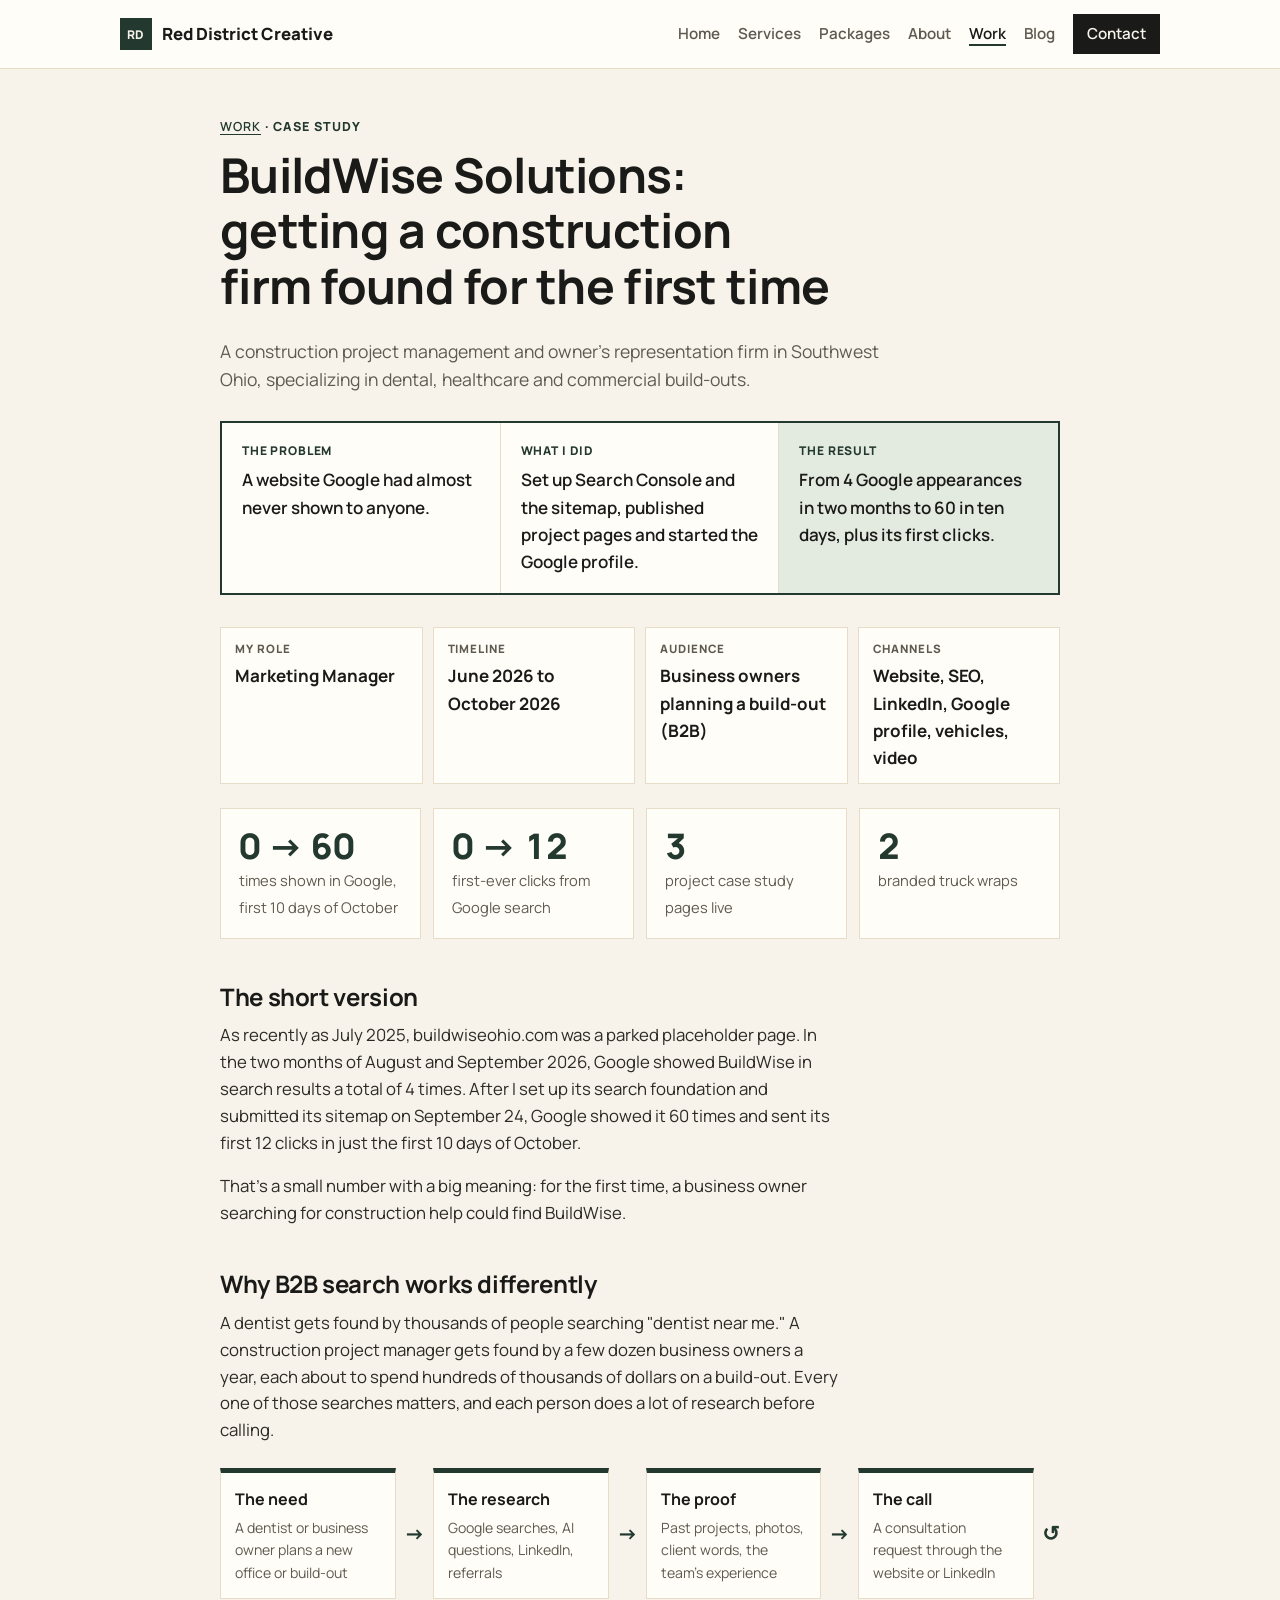
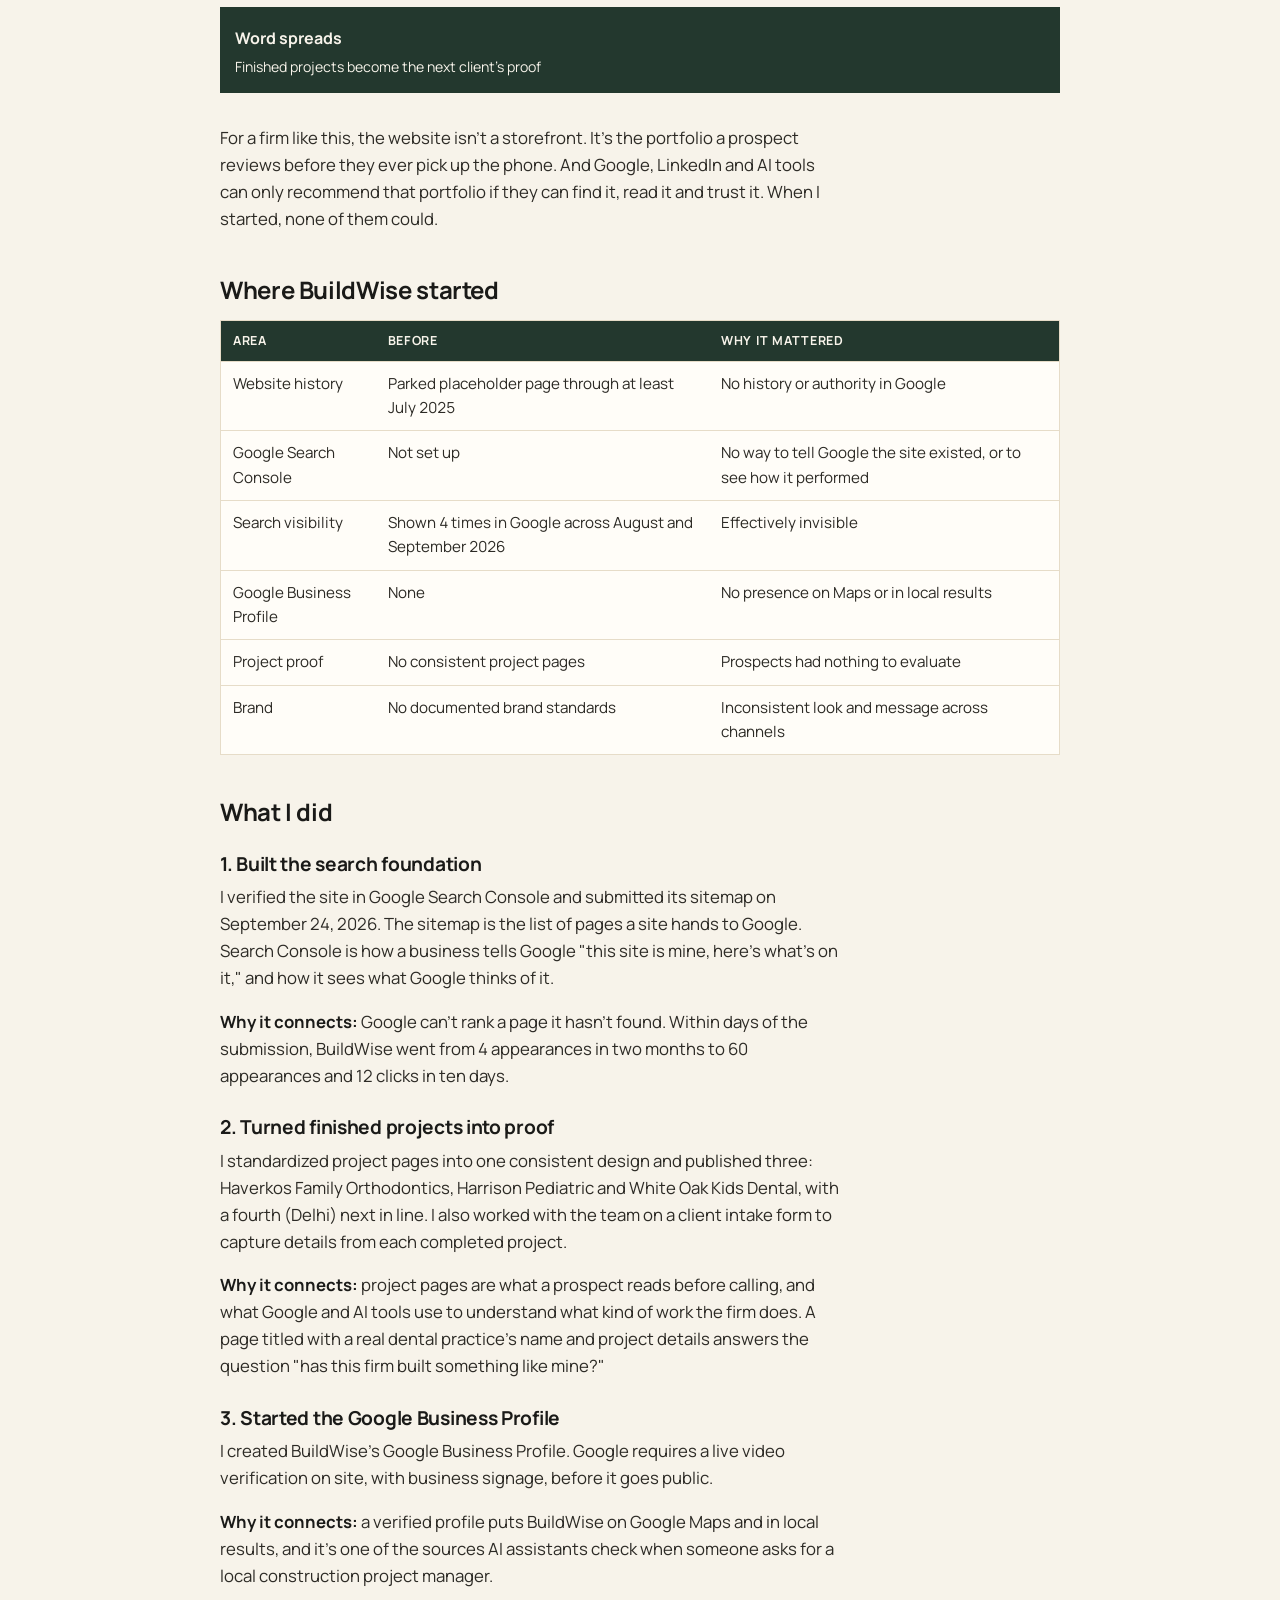
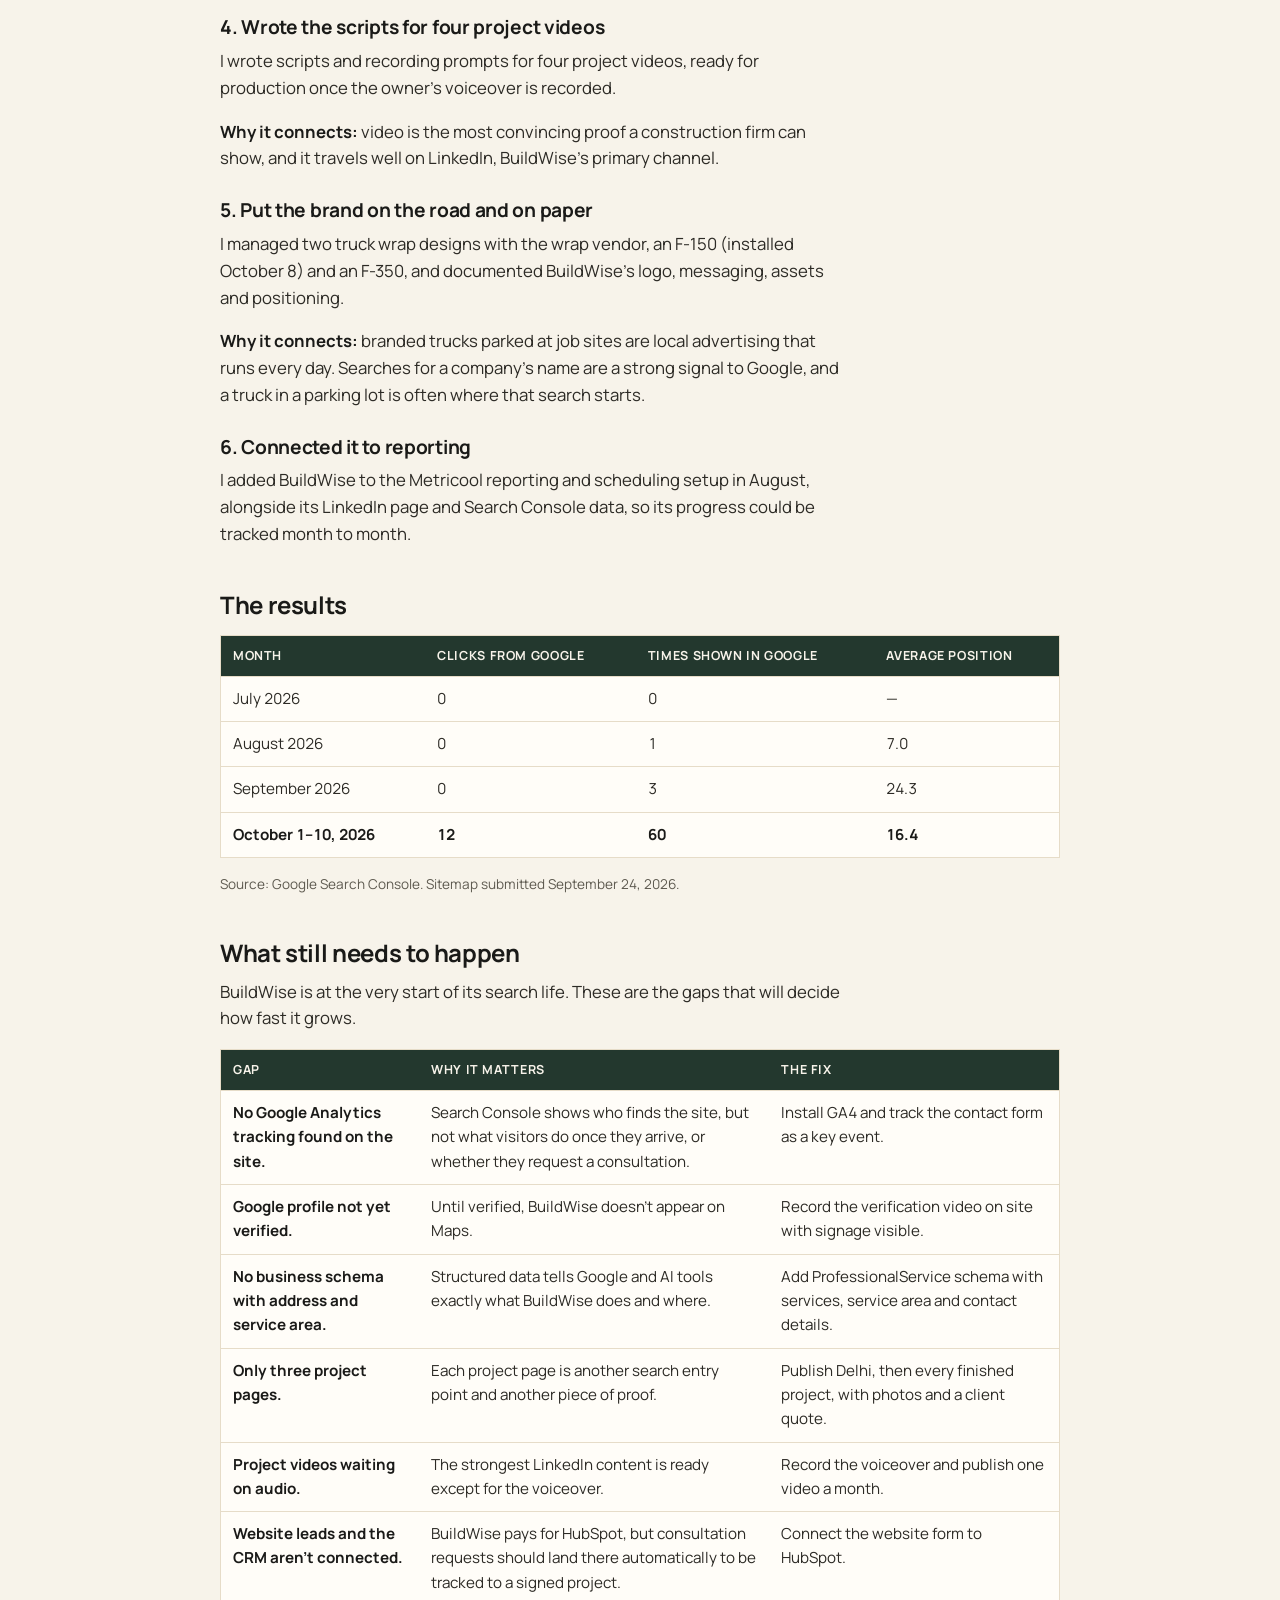
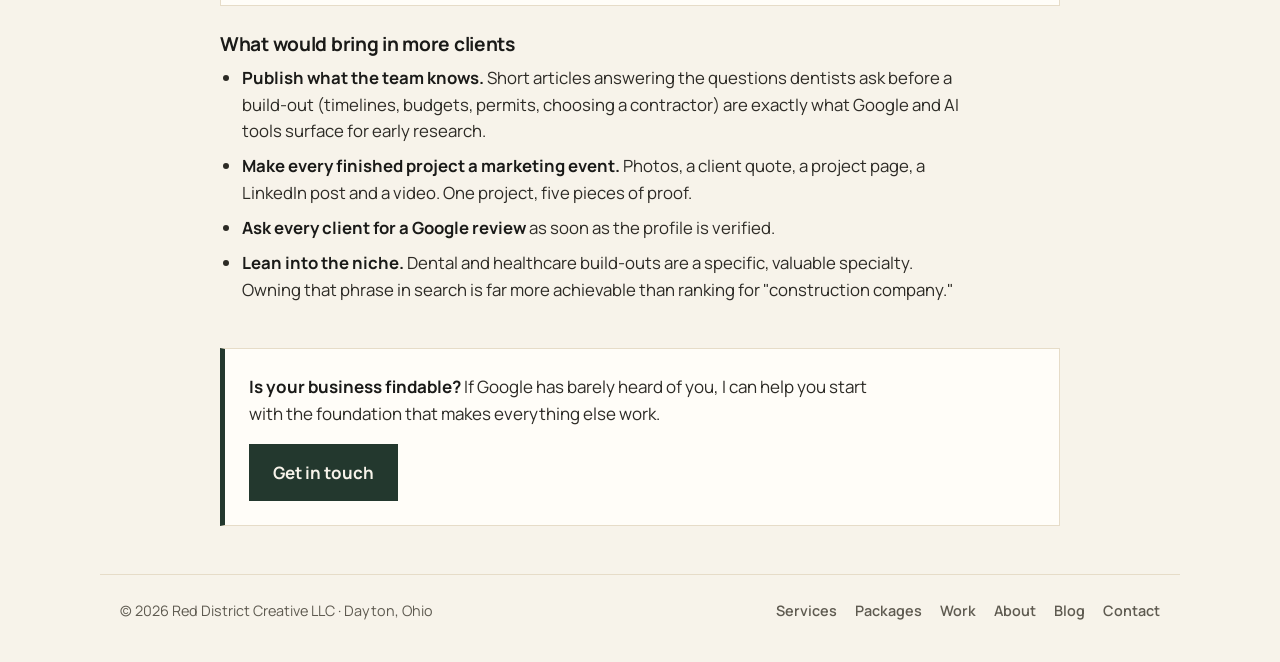
<file: work/buildwise-solutions.html>
<!doctype html>
<html lang="en">
<head>
  <meta charset="utf-8">
  <meta name="viewport" content="width=device-width, initial-scale=1">
  <title>BuildWise Solutions Case Study | Red District Creative</title>
  <meta name="description" content="How a construction project management firm went from a parked domain to an indexed site with project case studies and its first Google clicks.">
  <link rel="canonical" href="https://scollins7100.github.io/RedDistrictCreative/work/buildwise-solutions.html">
  <link rel="icon" href="../assets/favicon.svg" type="image/svg+xml">
  <!-- Social sharing: controls the preview card on Facebook, LinkedIn, texts and Slack -->
  <meta property="og:type" content="article">
  <meta property="og:site_name" content="Red District Creative">
  <meta property="og:title" content="BuildWise Solutions Case Study | Red District Creative">
  <meta property="og:description" content="How a construction project management firm went from a parked domain to an indexed site with project case studies and its first Google clicks.">
  <meta property="og:url" content="https://scollins7100.github.io/RedDistrictCreative/work/buildwise-solutions.html">
  <meta property="og:image" content="https://scollins7100.github.io/RedDistrictCreative/assets/share.png">
  <meta property="og:image:alt" content="Red District Creative: marketing that takes things off your plate. Dayton, Ohio.">
  <meta name="twitter:card" content="summary_large_image">
  <link rel="preconnect" href="https://fonts.googleapis.com">
  <link rel="preconnect" href="https://fonts.gstatic.com" crossorigin>
  <link rel="stylesheet" href="https://fonts.googleapis.com/css2?family=Manrope:wght@400;500;600;700;800&display=swap">
  <link rel="stylesheet" href="../styles.css">
  <script type="application/ld+json">
  {
    "@context": "https://schema.org",
    "@type": "Article",
    "headline": "BuildWise Solutions: getting a B2B construction firm found for the first time",
    "datePublished": "2026-10-13",
    "author": { "@type": "Person", "name": "Stephanie Collins" },
    "publisher": { "@type": "Organization", "name": "Red District Creative LLC" }
  }
  </script>
</head>
<body>
  <header class="site-header">
    <a class="brand" href="../">Red District Creative</a>
    <nav aria-label="Main">
      <a href="../">Home</a>
      <a href="../services.html">Services</a>
      <a href="../packages.html">Packages</a>
      <a href="../about.html">About</a>
      <a href="./" aria-current="page">Work</a>
      <a href="../blog/">Blog</a>
      <a class="nav-cta" href="../contact.html">Contact</a>
    </nav>
  </header>

  <main>
    <article class="post case">
      <header class="post-header">
        <p class="eyebrow"><a href="./">Work</a> · Case study</p>
        <h1>BuildWise Solutions: getting a construction firm found for the first time</h1>
        <p class="lede">A construction project management and owner's representation firm in Southwest Ohio, specializing in dental, healthcare and commercial build-outs.</p>
      </header>

      <!-- QUICK READ: the whole story in three boxes -->
      <dl class="summary">
        <div><dt>The problem</dt><dd>A website Google had almost never shown to anyone.</dd></div>
        <div><dt>What I did</dt><dd>Set up Search Console and the sitemap, published project pages and started the Google profile.</dd></div>
        <div><dt>The result</dt><dd>From 4 Google appearances in two months to 60 in ten days, plus its first clicks.</dd></div>
      </dl>

      <dl class="facts">
        <div><dt>My role</dt><dd>Marketing Manager</dd></div>
        <div><dt>Timeline</dt><dd>June 2026 to October 2026</dd></div>
        <div><dt>Audience</dt><dd>Business owners planning a build-out (B2B)</dd></div>
        <div><dt>Channels</dt><dd>Website, SEO, LinkedIn, Google profile, vehicles, video</dd></div>
      </dl>

      <ul class="stats">
        <li><strong>0 → 60</strong><span>times shown in Google, first 10 days of October</span></li>
        <li><strong>0 → 12</strong><span>first-ever clicks from Google search</span></li>
        <li><strong>3</strong><span>project case study pages live</span></li>
        <li><strong>2</strong><span>branded truck wraps</span></li>
      </ul>

      <div class="prose">
        <h2>The short version</h2>
        <p>As recently as July 2025, buildwiseohio.com was a parked placeholder page. In the two months of August and September 2026, Google showed BuildWise in search results a total of 4 times. After I set up its search foundation and submitted its sitemap on September 24, Google showed it 60 times and sent its first 12 clicks in just the first 10 days of October.</p>
        <p>That's a small number with a big meaning: for the first time, a business owner searching for construction help could find BuildWise.</p>

        <h2>Why B2B search works differently</h2>
        <p>A dentist gets found by thousands of people searching "dentist near me." A construction project manager gets found by a few dozen business owners a year, each about to spend hundreds of thousands of dollars on a build-out. Every one of those searches matters, and each person does a lot of research before calling.</p>
      </div>

      <figure class="flow" aria-label="How a business owner finds and chooses a construction project manager">
        <div class="flow-step"><b>The need</b><span>A dentist or business owner plans a new office or build-out</span></div>
        <div class="flow-arrow" aria-hidden="true">→</div>
        <div class="flow-step"><b>The research</b><span>Google searches, AI questions, LinkedIn, referrals</span></div>
        <div class="flow-arrow" aria-hidden="true">→</div>
        <div class="flow-step"><b>The proof</b><span>Past projects, photos, client words, the team's experience</span></div>
        <div class="flow-arrow" aria-hidden="true">→</div>
        <div class="flow-step"><b>The call</b><span>A consultation request through the website or LinkedIn</span></div>
        <div class="flow-arrow loop" aria-hidden="true">↺</div>
        <div class="flow-step accent"><b>Word spreads</b><span>Finished projects become the next client's proof</span></div>
      </figure>

      <div class="prose">
        <p>For a firm like this, the website isn't a storefront. It's the portfolio a prospect reviews before they ever pick up the phone. And Google, LinkedIn and AI tools can only recommend that portfolio if they can find it, read it and trust it. When I started, none of them could.</p>

        <h2>Where BuildWise started</h2>
      </div>

      <div class="scroll"><table class="data">
        <thead><tr><th>Area</th><th>Before</th><th>Why it mattered</th></tr></thead>
        <tbody>
          <tr><td>Website history</td><td>Parked placeholder page through at least July 2025</td><td>No history or authority in Google</td></tr>
          <tr><td>Google Search Console</td><td>Not set up</td><td>No way to tell Google the site existed, or to see how it performed</td></tr>
          <tr><td>Search visibility</td><td>Shown 4 times in Google across August and September 2026</td><td>Effectively invisible</td></tr>
          <tr><td>Google Business Profile</td><td>None</td><td>No presence on Maps or in local results</td></tr>
          <tr><td>Project proof</td><td>No consistent project pages</td><td>Prospects had nothing to evaluate</td></tr>
          <tr><td>Brand</td><td>No documented brand standards</td><td>Inconsistent look and message across channels</td></tr>
        </tbody>
      </table></div>

      <div class="prose">
        <h2>What I did</h2>

        <h3>1. Built the search foundation</h3>
        <p>I verified the site in Google Search Console and submitted its sitemap on September 24, 2026. The sitemap is the list of pages a site hands to Google. Search Console is how a business tells Google "this site is mine, here's what's on it," and how it sees what Google thinks of it.</p>
        <p><b>Why it connects:</b> Google can't rank a page it hasn't found. Within days of the submission, BuildWise went from 4 appearances in two months to 60 appearances and 12 clicks in ten days.</p>

        <h3>2. Turned finished projects into proof</h3>
        <p>I standardized project pages into one consistent design and published three: Haverkos Family Orthodontics, Harrison Pediatric and White Oak Kids Dental, with a fourth (Delhi) next in line. I also worked with the team on a client intake form to capture details from each completed project.</p>
        <p><b>Why it connects:</b> project pages are what a prospect reads before calling, and what Google and AI tools use to understand what kind of work the firm does. A page titled with a real dental practice's name and project details answers the question "has this firm built something like mine?"</p>

        <h3>3. Started the Google Business Profile</h3>
        <p>I created BuildWise's Google Business Profile. Google requires a live video verification on site, with business signage, before it goes public.</p>
        <p><b>Why it connects:</b> a verified profile puts BuildWise on Google Maps and in local results, and it's one of the sources AI assistants check when someone asks for a local construction project manager.</p>

        <h3>4. Wrote the scripts for four project videos</h3>
        <p>I wrote scripts and recording prompts for four project videos, ready for production once the owner's voiceover is recorded.</p>
        <p><b>Why it connects:</b> video is the most convincing proof a construction firm can show, and it travels well on LinkedIn, BuildWise's primary channel.</p>

        <h3>5. Put the brand on the road and on paper</h3>
        <p>I managed two truck wrap designs with the wrap vendor, an F-150 (installed October 8) and an F-350, and documented BuildWise's logo, messaging, assets and positioning.</p>
        <p><b>Why it connects:</b> branded trucks parked at job sites are local advertising that runs every day. Searches for a company's name are a strong signal to Google, and a truck in a parking lot is often where that search starts.</p>

        <h3>6. Connected it to reporting</h3>
        <p>I added BuildWise to the Metricool reporting and scheduling setup in August, alongside its LinkedIn page and Search Console data, so its progress could be tracked month to month.</p>

        <h2>The results</h2>
      </div>

      <div class="scroll"><table class="data">
        <thead><tr><th>Month</th><th>Clicks from Google</th><th>Times shown in Google</th><th>Average position</th></tr></thead>
        <tbody>
          <tr><td>July 2026</td><td>0</td><td>0</td><td>—</td></tr>
          <tr><td>August 2026</td><td>0</td><td>1</td><td>7.0</td></tr>
          <tr><td>September 2026</td><td>0</td><td>3</td><td>24.3</td></tr>
          <tr><td><b>October 1–10, 2026</b></td><td><b>12</b></td><td><b>60</b></td><td><b>16.4</b></td></tr>
        </tbody>
      </table></div>
      <p class="src">Source: Google Search Console. Sitemap submitted September 24, 2026.</p>

      <div class="prose">
        <h2>What still needs to happen</h2>
        <p>BuildWise is at the very start of its search life. These are the gaps that will decide how fast it grows.</p>
      </div>

      <div class="scroll"><table class="data">
        <thead><tr><th>Gap</th><th>Why it matters</th><th>The fix</th></tr></thead>
        <tbody>
          <tr><td><b>No Google Analytics tracking found on the site.</b></td><td>Search Console shows who finds the site, but not what visitors do once they arrive, or whether they request a consultation.</td><td>Install GA4 and track the contact form as a key event.</td></tr>
          <tr><td><b>Google profile not yet verified.</b></td><td>Until verified, BuildWise doesn't appear on Maps.</td><td>Record the verification video on site with signage visible.</td></tr>
          <tr><td><b>No business schema with address and service area.</b></td><td>Structured data tells Google and AI tools exactly what BuildWise does and where.</td><td>Add ProfessionalService schema with services, service area and contact details.</td></tr>
          <tr><td><b>Only three project pages.</b></td><td>Each project page is another search entry point and another piece of proof.</td><td>Publish Delhi, then every finished project, with photos and a client quote.</td></tr>
          <tr><td><b>Project videos waiting on audio.</b></td><td>The strongest LinkedIn content is ready except for the voiceover.</td><td>Record the voiceover and publish one video a month.</td></tr>
          <tr><td><b>Website leads and the CRM aren't connected.</b></td><td>BuildWise pays for HubSpot, but consultation requests should land there automatically to be tracked to a signed project.</td><td>Connect the website form to HubSpot.</td></tr>
        </tbody>
      </table></div>

      <div class="prose">
        <h3>What would bring in more clients</h3>
        <ul>
          <li><b>Publish what the team knows.</b> Short articles answering the questions dentists ask before a build-out (timelines, budgets, permits, choosing a contractor) are exactly what Google and AI tools surface for early research.</li>
          <li><b>Make every finished project a marketing event.</b> Photos, a client quote, a project page, a LinkedIn post and a video. One project, five pieces of proof.</li>
          <li><b>Ask every client for a Google review</b> as soon as the profile is verified.</li>
          <li><b>Lean into the niche.</b> Dental and healthcare build-outs are a specific, valuable specialty. Owning that phrase in search is far more achievable than ranking for "construction company."</li>
        </ul>
      </div>

      <aside class="author-box" aria-label="Work with me">
        <p><strong>Is your business findable?</strong> If Google has barely heard of you, I can help you start with the foundation that makes everything else work.</p>
        <a class="button" href="../contact.html">Get in touch</a>
      </aside>
    </article>
  </main>

  <footer class="site-footer">
    <p>© 2026 Red District Creative LLC · Dayton, Ohio</p>
    <nav aria-label="Footer"><a href="../services.html">Services</a> <a href="../packages.html">Packages</a> <a href="./">Work</a> <a href="../about.html">About</a> <a href="../blog/">Blog</a> <a href="../contact.html">Contact</a></nav>
  </footer>
</body>
</html>
</file>
<file: styles.css>
/* ============================================================
   RED DISTRICT CREATIVE · SITE STYLES (v2: earthy, square, bold boxes)
   Change a color or font here and it updates everywhere.
   ============================================================ */
:root {
  --bg: #F7F3EA;          /* cream page background */
  --surface: #FFFDF8;     /* boxes and cards */
  --ink: #1A1A18;         /* black: headlines, strong text, secondary buttons */
  --text: #2C2A25;        /* body text */
  --muted: #5E5A50;       /* stone: supporting text */
  --line: #E6DCC8;        /* sand: borders */
  --forest: #23382E;      /* forest green: main buttons, decision boxes */
  --forest-soft: #E3EADF; /* light forest tint for highlights */
  --on-dark: #F7F3EA;     /* text on forest or black */
  --on-dark-muted: #C9D6CB;

  --font: "Manrope", "Helvetica Neue", Arial, sans-serif;
  --max: 1080px;
  color-scheme: light;
}

/* ============================================================
   BASICS
   ============================================================ */
* { box-sizing: border-box; }
html { scroll-behavior: smooth; }
body {
  margin: 0;
  background: var(--bg);
  color: var(--text);
  font: 17px/1.6 var(--font);
}
h1, h2, h3 { color: var(--ink); font-family: var(--font); font-weight: 700; line-height: 1.15; letter-spacing: -0.015em; text-wrap: balance; margin: 0 0 0.5em; }
h1 { font-size: clamp(2rem, 5vw, 3rem); }
h2 { font-size: clamp(1.5rem, 3.4vw, 2rem); }
h3 { font-size: 1.2rem; }
p { margin: 0 0 1em; max-width: 62ch; }
a { color: var(--forest); font-weight: 600; text-underline-offset: 3px; }
a:hover { color: var(--ink); }
a:focus-visible, .button:focus-visible { outline: 3px solid var(--ink); outline-offset: 3px; }
strong, b { color: var(--ink); }

.visually-hidden { position: absolute; width: 1px; height: 1px; overflow: hidden; clip: rect(0 0 0 0); white-space: nowrap; }

/* Shared width and side padding */
main > section, .site-footer { max-width: var(--max); margin-inline: auto; padding-inline: 20px; }

/* ============================================================
   HEADER (full-width bar, content lined up with the page)
   ============================================================ */
.site-header {
  display: flex; justify-content: space-between; align-items: center; flex-wrap: wrap; gap: 12px;
  padding-block: 14px;
  padding-inline: max(20px, calc((100% - var(--max)) / 2 + 20px));
  border-bottom: 1px solid var(--line);
  background: var(--surface);
}
.brand { display: inline-flex; align-items: center; gap: 10px; color: var(--ink); text-decoration: none; font-weight: 800; font-size: 1.05rem; }
.brand::before {
  content: "RD"; display: grid; place-items: center; width: 32px; height: 32px;
  background: var(--forest); color: var(--on-dark); font-size: 0.75rem; font-weight: 800; letter-spacing: 0.02em;
}
nav { display: flex; gap: 6px 18px; flex-wrap: wrap; align-items: center; }
nav a { color: var(--muted); text-decoration: none; font-weight: 600; font-size: 0.95rem; }
nav a:hover { color: var(--ink); }
nav a[aria-current="page"] { color: var(--ink); box-shadow: inset 0 -2px 0 var(--forest); }
nav .nav-cta { background: var(--ink); color: var(--on-dark); padding: 8px 14px; }
nav .nav-cta:hover { background: var(--forest); color: var(--on-dark); }
nav .nav-cta[aria-current="page"] { box-shadow: none; background: var(--forest); }

/* ============================================================
   BUTTONS (square)
   ============================================================ */
.button {
  display: inline-block; background: var(--forest); color: var(--on-dark);
  padding: 13px 22px; font-weight: 700; text-decoration: none; border: 2px solid var(--forest);
}
.button:hover { background: var(--ink); border-color: var(--ink); color: var(--on-dark); }
.button-quiet { background: transparent; color: var(--ink); border-color: var(--ink); }
.button-quiet:hover { background: var(--ink); color: var(--on-dark); }

/* ============================================================
   HERO
   ============================================================ */
.hero { padding-block: 56px 40px; display: grid; grid-template-columns: minmax(0, 1.3fr) minmax(0, 1fr); gap: 40px; align-items: center; }
.hero > * { min-width: 0; }
.eyebrow { text-transform: uppercase; letter-spacing: 0.08em; font-size: 0.78rem; font-weight: 800; color: var(--forest); margin-bottom: 10px; }
.lede { font-size: 1.1rem; color: var(--muted); }
.hero-actions { display: flex; flex-wrap: wrap; gap: 12px; margin-top: 22px; }

/* Benefit boxes with a solid stripe */
.benefits { list-style: none; padding: 0; margin: 0; display: grid; gap: 10px; }
.benefits li {
  background: var(--surface); border: 1px solid var(--line); border-left: 5px solid var(--forest);
  padding: 14px 16px; font-weight: 700; color: var(--ink);
}
.benefits li span { display: block; font-weight: 500; font-size: 0.9rem; color: var(--muted); }

/* ============================================================
   RESULTS STRIP
   ============================================================ */
.stats { list-style: none; margin: 0; padding: 0; display: grid; grid-template-columns: repeat(auto-fit, minmax(200px, 1fr)); gap: 12px; }
.stats li { background: var(--surface); border: 1px solid var(--line); padding: 18px; }
.stats strong { display: block; font-size: 2.2rem; font-weight: 800; color: var(--forest); font-variant-numeric: tabular-nums; line-height: 1.1; }
.stats span { color: var(--muted); font-size: 0.92rem; }
.results { padding-block: 8px 24px; }

/* ============================================================
   SECTIONS, CARDS
   ============================================================ */
.section { padding-block: 48px; }
.page-intro { padding-block: 52px 8px; }
.page-intro .lede { max-width: 60ch; }

.cards { display: grid; grid-template-columns: repeat(auto-fit, minmax(260px, 1fr)); gap: 14px; }
.card { background: var(--surface); border: 1px solid var(--line); padding: 22px; display: flex; flex-direction: column; }
.card.featured { border: 2px solid var(--forest); }
.card .price { margin-top: auto; margin-bottom: 0; font-weight: 800; color: var(--ink); padding-top: 12px; border-top: 1px solid var(--line); }
.tag { align-self: flex-start; background: var(--forest); color: var(--on-dark); font-size: 0.72rem; font-weight: 800; text-transform: uppercase; letter-spacing: 0.06em; padding: 4px 10px; margin-bottom: 12px; }
.best-for { font-size: 0.9rem; color: var(--forest); font-weight: 700; margin: -4px 0 10px; }
.more { margin-top: 18px; }

.split { display: grid; grid-template-columns: minmax(0, 1fr) minmax(0, 2fr); gap: 40px; align-items: start; }
.split > * { min-width: 0; }
/* When one side has a photo, line the other side up with the middle of it */
.split:has(> .portrait) { align-items: center; }

/* "Sound familiar?" problem → relief boxes */
.relief { display: grid; grid-template-columns: repeat(auto-fit, minmax(220px, 1fr)); gap: 12px; list-style: none; padding: 0; margin: 0; }
.relief li { background: var(--surface); border: 1px solid var(--line); padding: 18px; }
.relief .pain { color: var(--muted); margin: 0 0 8px; font-style: italic; }
.relief .fix { color: var(--forest); font-weight: 800; margin: 0; }

/* ============================================================
   THE BOTTOM LINE: decision box at the end of every page
   ============================================================ */
.contact-band {
  background: var(--forest); color: var(--on-dark);
  padding: 30px 28px; margin-block: 32px 56px;
  display: grid; grid-template-columns: minmax(0, 1fr) auto; gap: 8px 24px; align-items: center;
  max-width: calc(var(--max) - 40px);
}
main > section.contact-band { padding-inline: 28px; }
.contact-band::before {
  content: "The bottom line"; grid-column: 1 / -1;
  text-transform: uppercase; letter-spacing: 0.08em; font-size: 0.75rem; font-weight: 800; color: var(--on-dark-muted);
}
.contact-band h2 { color: var(--on-dark); margin: 0; font-size: clamp(1.3rem, 2.6vw, 1.7rem); grid-column: 1; }
.contact-band p { color: var(--on-dark-muted); margin: 0; grid-column: 1; }
.contact-band .button, .contact-band .hero-actions { grid-column: 2; grid-row: 2 / span 2; margin: 0; }
.contact-band .button { background: var(--ink); border-color: var(--ink); color: var(--on-dark); }
.contact-band .button:hover { background: var(--on-dark); color: var(--ink); border-color: var(--on-dark); }
.contact-band .button-quiet { background: transparent; border-color: var(--on-dark); }

/* ============================================================
   SERVICES PAGE
   ============================================================ */
.service-detail { display: grid; grid-template-columns: minmax(0, 1fr) minmax(0, 2fr); gap: 40px; border-top: 1px solid var(--line); }
.service-detail .price { font-weight: 800; color: var(--forest); }

.checklist { list-style: none; padding: 0; margin: 0; display: grid; gap: 10px; }
.checklist li { padding-left: 30px; position: relative; }
.checklist li::before {
  content: ""; position: absolute; left: 4px; top: 5px; width: 7px; height: 13px;
  border: solid var(--forest); border-width: 0 3px 3px 0; transform: rotate(45deg);
}

.steps { list-style: none; padding: 0; margin: 0; counter-reset: step; display: grid; grid-template-columns: repeat(auto-fit, minmax(180px, 1fr)); gap: 12px; }
.steps li { counter-increment: step; background: var(--surface); border: 1px solid var(--line); border-top: 5px solid var(--forest); padding: 16px; }
.steps li::before { content: counter(step, decimal-leading-zero); display: block; font-size: 0.85rem; font-weight: 800; color: var(--forest); margin-bottom: 4px; }
.steps strong { display: block; font-size: 1.1rem; }
.steps span { color: var(--muted); font-size: 0.95rem; }

.roles { display: grid; grid-template-columns: repeat(auto-fit, minmax(260px, 1fr)); gap: 14px; }
.role { background: var(--surface); border: 1px solid var(--line); padding: 22px; }
.role.mine { border: 2px solid var(--forest); }
.role h3 { margin-bottom: 12px; }
.note-line { margin-top: 16px; padding: 12px 14px; border: 1px solid var(--line); border-left: 5px solid var(--ink); background: var(--surface); max-width: none; }

/* ============================================================
   PACKAGES
   ============================================================ */
.tiers { display: grid; grid-template-columns: repeat(auto-fit, minmax(250px, 1fr)); gap: 14px; margin-top: 20px; align-items: stretch; }
.tier { background: var(--surface); border: 1px solid var(--line); padding: 24px; display: flex; flex-direction: column; gap: 10px; }
.tier.featured { border: 2px solid var(--forest); }
.tier h3 { margin: 0; font-size: 1.4rem; }
.tier-price { font-size: 2.3rem; font-weight: 800; margin: 0; color: var(--ink); font-variant-numeric: tabular-nums; }
.tier-price span { font-size: 1rem; font-weight: 600; color: var(--muted); }
.tier-for { color: var(--muted); margin: 0 0 6px; }
.tier .tag { margin: 0; }

/* ============================================================
   ABOUT: timeline and values
   ============================================================ */
.timeline { list-style: none; padding: 0; margin: 0; display: grid; border-top: 1px solid var(--line); }
.timeline li { display: grid; grid-template-columns: 140px minmax(0, 1fr); gap: 20px; padding: 16px 0; border-bottom: 1px solid var(--line); }
.timeline .when { color: var(--muted); font-variant-numeric: tabular-nums; font-weight: 700; }
.timeline p { color: var(--muted); margin: 4px 0 0; }

.tools { list-style: none; padding: 0; margin: 0; display: flex; flex-wrap: wrap; gap: 8px; }
.tools li { border: 1px solid var(--line); padding: 5px 12px; font-size: 0.9rem; background: var(--surface); font-weight: 600; }

.values-intro { color: var(--muted); }
.values { list-style: none; counter-reset: value; padding: 0; margin: 24px 0 0; display: grid; gap: 12px; max-width: 760px; }
.values li { counter-increment: value; position: relative; padding: 20px 22px 20px 76px; background: var(--surface); border: 1px solid var(--line); border-left: 5px solid var(--forest); }
.values li::before { content: counter(value, decimal-leading-zero); position: absolute; left: 22px; top: 18px; font-size: 1.5rem; font-weight: 800; color: var(--forest); }
.values h3 { margin: 0 0 6px; }
.values p { margin: 0 0 8px; }
.values .values-credit { font-size: 0.9rem; color: var(--muted); font-style: italic; margin: 0; }

/* ============================================================
   BLOG AND CASE STUDY LISTS
   ============================================================ */
.post-list { display: grid; gap: 12px; }
.post-card { display: grid; gap: 6px; background: var(--surface); border: 1px solid var(--line); border-left: 5px solid var(--forest); padding: 20px 22px; text-decoration: none; color: var(--text); max-width: 820px; }
.post-card:hover { border-color: var(--forest); }
.post-meta { color: var(--muted); font-size: 0.85rem; font-weight: 600; }
.post-title { font-size: 1.3rem; font-weight: 800; color: var(--ink); line-height: 1.25; }
.post-excerpt { color: var(--muted); font-weight: 500; }

/* ============================================================
   ARTICLES AND CASE STUDIES
   ============================================================ */
.post { max-width: 760px; margin-inline: auto; padding-inline: 20px; padding-block: 48px; }
.post.case { max-width: 880px; }
.post.case .prose { max-width: 740px; }
.post-header { margin-bottom: 28px; }
.post-header .eyebrow a { color: inherit; }
.prose { font-size: 1.05rem; }
.prose h2 { margin-top: 1.8em; font-size: 1.5rem; }
.prose h3 { margin-top: 1.4em; }
.prose ul, .prose ol { padding-left: 1.3em; display: grid; gap: 8px; margin: 0 0 1em; }
.pull { font-size: 1.4rem; font-weight: 800; color: var(--ink); line-height: 1.3; border-left: 5px solid var(--forest); padding-left: 18px; }
.author-box { margin-top: 44px; padding: 24px; background: var(--surface); border: 1px solid var(--line); border-left: 5px solid var(--forest); }

/* Case study summary box: problem, what I did, result */
.summary { display: grid; grid-template-columns: repeat(auto-fit, minmax(220px, 1fr)); margin: 0 0 32px; border: 2px solid var(--forest); background: var(--surface); }
.summary div { padding: 18px 20px; border-right: 1px solid var(--line); }
.summary div:last-child { border-right: 0; background: var(--forest-soft); }
.summary dt { text-transform: uppercase; letter-spacing: 0.07em; font-size: 0.75rem; font-weight: 800; color: var(--forest); margin-bottom: 6px; }
.summary dd { margin: 0; color: var(--ink); font-weight: 600; }

.facts { display: grid; grid-template-columns: repeat(auto-fit, minmax(170px, 1fr)); gap: 10px; margin: 0 0 24px; }
.facts div { background: var(--surface); border: 1px solid var(--line); padding: 12px 14px; }
.facts dt { font-size: 0.72rem; text-transform: uppercase; letter-spacing: 0.08em; color: var(--muted); font-weight: 800; }
.facts dd { margin: 4px 0 0; font-weight: 700; color: var(--ink); }
.post.case .stats { margin-bottom: 32px; }

/* "How it connects" flow diagram */
.flow { margin: 24px 0 32px; display: flex; flex-wrap: wrap; align-items: stretch; gap: 8px; }
.flow-step { flex: 1 1 140px; background: var(--surface); border: 1px solid var(--line); border-top: 5px solid var(--forest); padding: 14px; display: grid; gap: 4px; align-content: start; }
.flow-step b { font-size: 1rem; }
.flow-step span { font-size: 0.88rem; color: var(--muted); }
.flow-step.accent { background: var(--forest); border-color: var(--forest); }
.flow-step.accent b, .flow-step.accent span { color: var(--on-dark); }
.flow-arrow { align-self: center; font-size: 1.3rem; color: var(--forest); font-weight: 800; }

/* Data tables */
.scroll { overflow-x: auto; margin: 16px 0; }
table.data { width: 100%; min-width: 600px; border-collapse: collapse; background: var(--surface); border: 1px solid var(--line); font-size: 0.95rem; font-variant-numeric: tabular-nums; }
table.data th, table.data td { padding: 10px 12px; text-align: left; vertical-align: top; border-bottom: 1px solid var(--line); }
table.data th { font-size: 0.78rem; text-transform: uppercase; letter-spacing: 0.05em; color: var(--on-dark); background: var(--forest); }
.src { font-size: 0.85rem; color: var(--muted); }

.chip { display: inline-block; font-size: 0.78rem; font-weight: 800; padding: 2px 8px; white-space: nowrap; }
.chip.up { color: #1F4D33; background: #DCEBDD; }
.chip.down { color: #5A3A12; background: #F1E3CC; }
.chip.flat { color: var(--muted); background: var(--line); }

/* CSS bar chart */
.chart-figure { margin: 24px 0; background: var(--surface); border: 1px solid var(--line); padding: 18px; }
.chart-figure figcaption { display: grid; gap: 2px; margin-bottom: 14px; }
.chart-figure figcaption span { font-size: 0.85rem; color: var(--muted); }
.bars { display: grid; grid-template-columns: repeat(8, minmax(0, 1fr)); gap: 8px; align-items: end; height: 200px; }
.bars div { display: grid; grid-template-rows: auto 1fr auto; align-items: end; justify-items: center; height: 100%; gap: 4px; }
.bars i { display: block; width: 70%; max-width: 44px; height: calc(var(--v) / 12 * 140px); background: var(--forest); }
.bars .after i { background: var(--line); }
.bars span { font-weight: 800; font-size: 0.85rem; font-variant-numeric: tabular-nums; }
.bars em { font-style: normal; font-size: 0.75rem; color: var(--muted); white-space: nowrap; }
.legend-line { margin: 12px 0 0; font-size: 0.85rem; color: var(--muted); display: flex; gap: 8px; align-items: center; flex-wrap: wrap; }
.key { display: inline-block; width: 12px; height: 12px; background: var(--forest); }
.key.after { background: var(--line); margin-left: 10px; }

.big-link { font-size: 1.25rem; font-weight: 800; overflow-wrap: anywhere; }

/* ============================================================
   FOOTER
   ============================================================ */
.site-footer {
  display: flex; justify-content: space-between; flex-wrap: wrap; gap: 12px;
  border-top: 1px solid var(--line); color: var(--muted); font-size: 0.9rem; padding-block: 24px 40px;
}
.site-footer p { margin: 0; }
.site-footer nav a { color: var(--muted); font-size: 0.9rem; }

/* ============================================================
   PHOTOS AND GALLERIES
   ============================================================ */
img { max-width: 100%; height: auto; display: block; }
figure { margin: 0; }
.portrait { margin-bottom: 20px; border: 1px solid var(--line); background: var(--surface); padding: 8px; }
.portrait img { width: 100%; aspect-ratio: 4 / 3; object-fit: cover; object-position: 60% center; }
.home-photo { margin: 0; }
.home-photo img { object-position: 40% center; }
.side-photo { margin: 0; max-width: 320px; }
.side-photo img { aspect-ratio: 4 / 5; object-position: center; }
.case-hero { margin: 0 0 28px; border: 1px solid var(--line); }
.case-hero img { width: 100%; }
.gallery-block { margin: 40px 0; }
.gallery { display: grid; gap: 12px; margin-top: 16px; }
.gallery.wide { grid-template-columns: repeat(2, minmax(0, 1fr)); }
.gallery.tall { grid-template-columns: repeat(3, minmax(0, 1fr)); }
.gallery figure { background: var(--surface); border: 1px solid var(--line); }
.gallery.wide img { width: 100%; aspect-ratio: 16 / 7; object-fit: cover; }
.gallery.tall img { width: 100%; aspect-ratio: 3 / 4; object-fit: cover; }
.gallery figcaption { font-size: 0.8rem; font-weight: 700; color: var(--muted); text-transform: uppercase; letter-spacing: 0.06em; padding: 8px 10px; }

/* ============================================================
   PHONES
   ============================================================ */
@media (max-width: 760px) {
  .hero, .split, .service-detail { grid-template-columns: 1fr; gap: 20px; }
  .hero { padding-block: 36px 24px; }
  .timeline li { grid-template-columns: 1fr; gap: 2px; }
  .contact-band { grid-template-columns: 1fr; margin-inline: 20px; }
  .contact-band .button, .contact-band .hero-actions { grid-column: 1; grid-row: auto; justify-self: start; margin-top: 10px; }
  .flow-arrow { display: none; }
  .bars em { font-size: 0.65rem; }
  .summary div { border-right: 0; border-bottom: 1px solid var(--line); }
  .gallery.wide { grid-template-columns: 1fr; }
  .gallery.tall { grid-template-columns: repeat(2, minmax(0, 1fr)); }
  .portrait { max-width: 420px; }
}

@media (prefers-reduced-motion: reduce) { html { scroll-behavior: auto; } }
</file>
